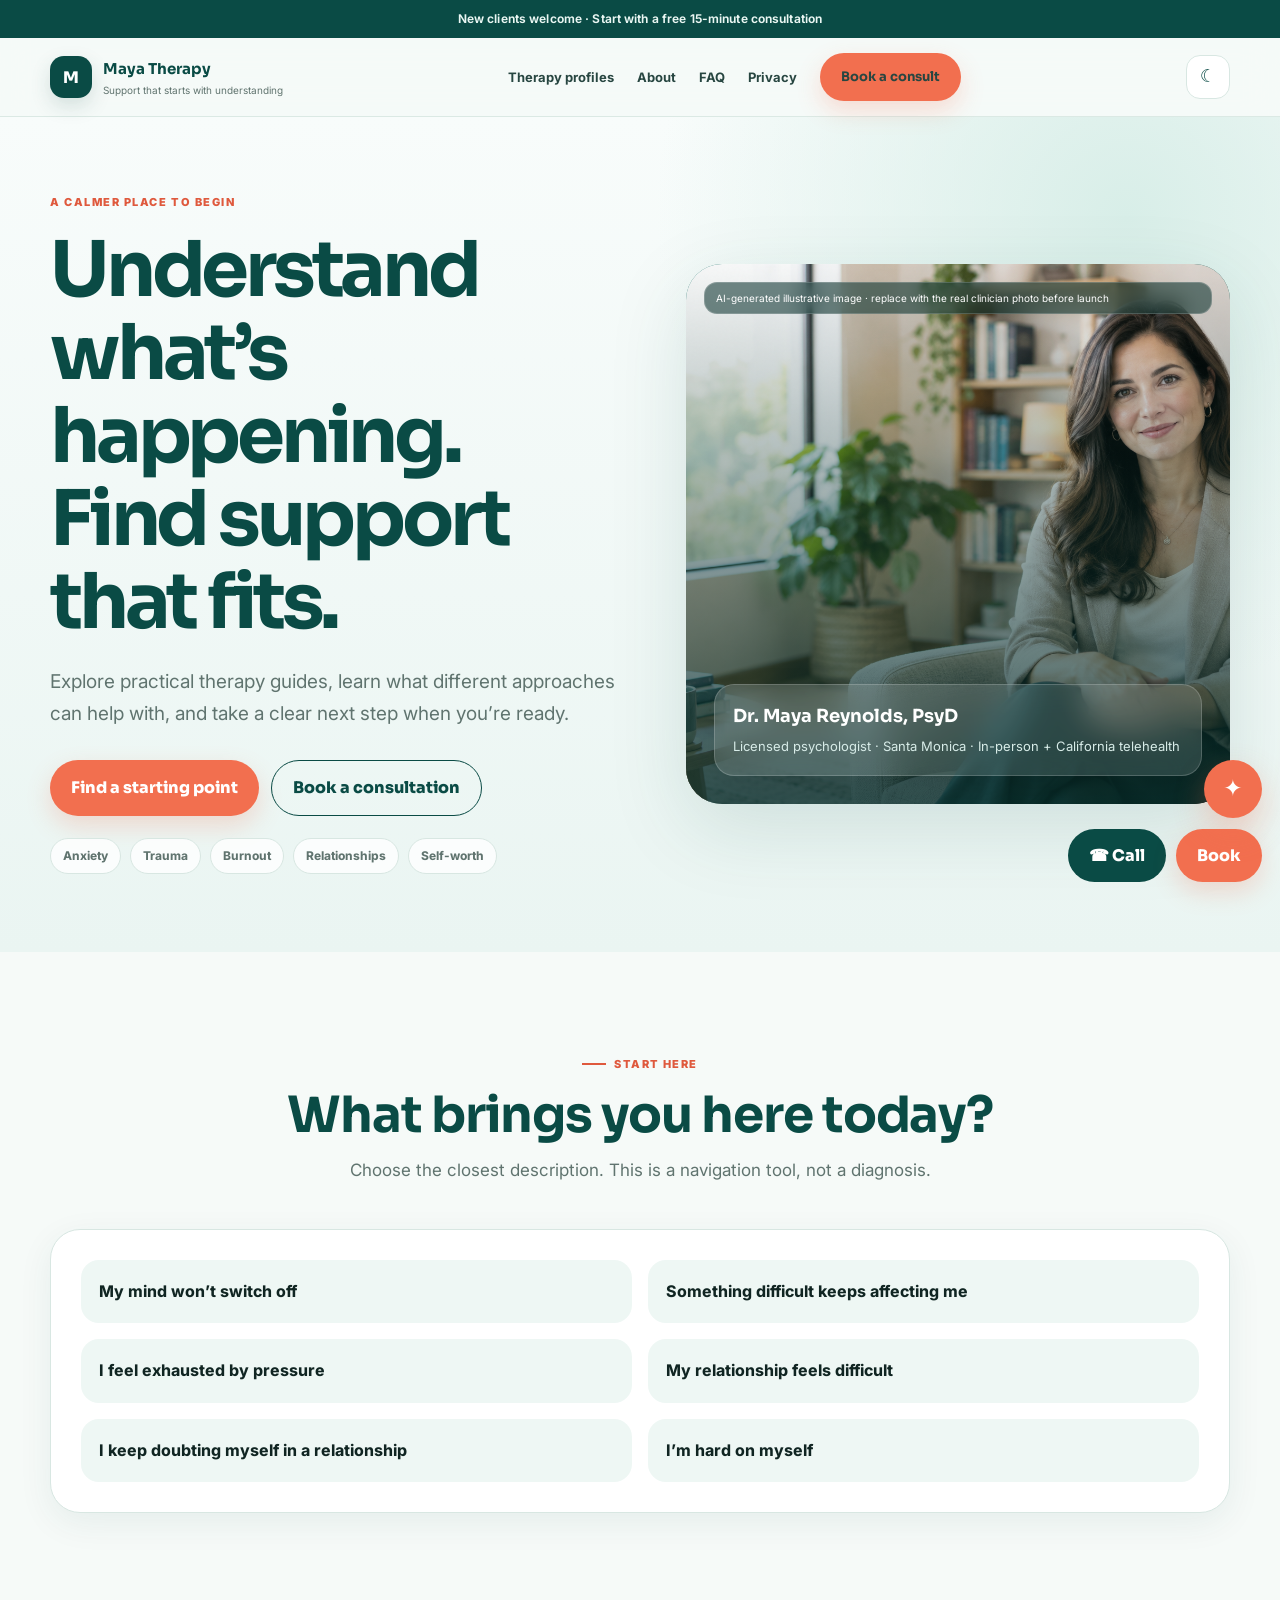
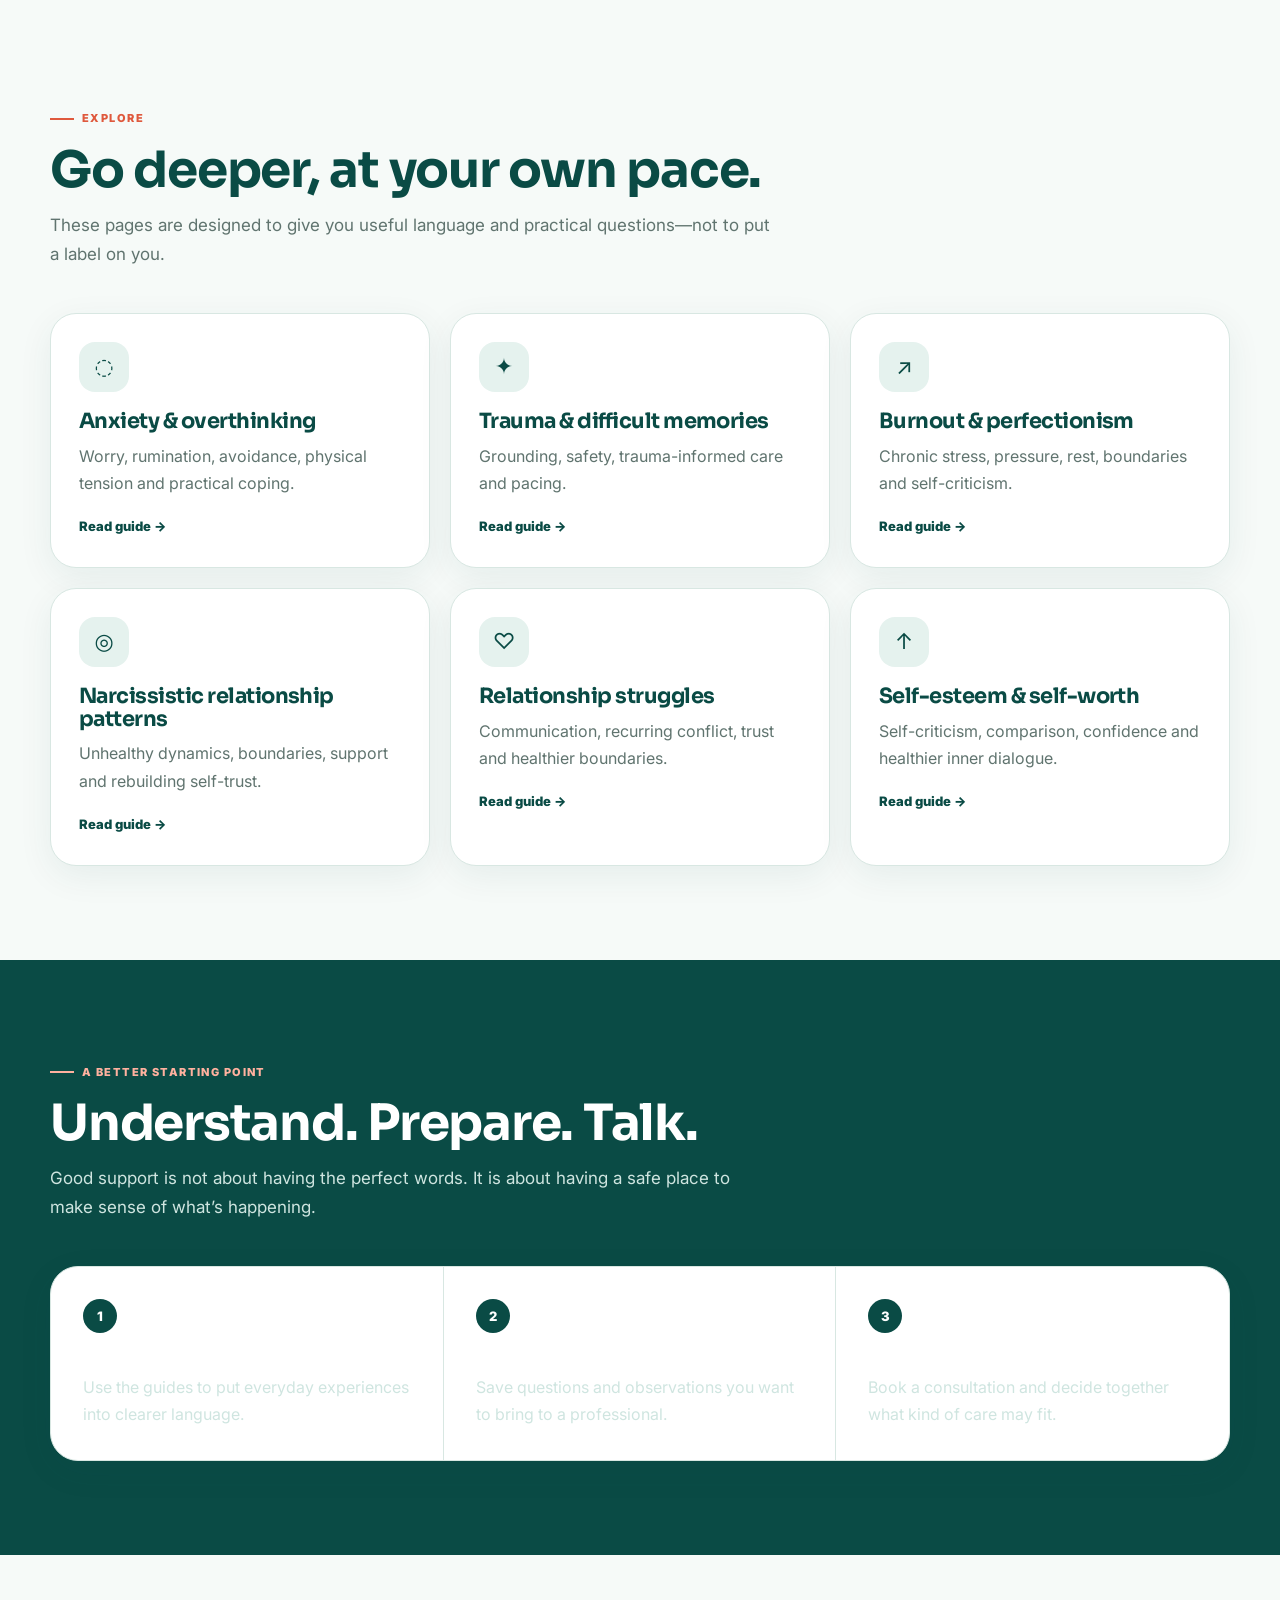
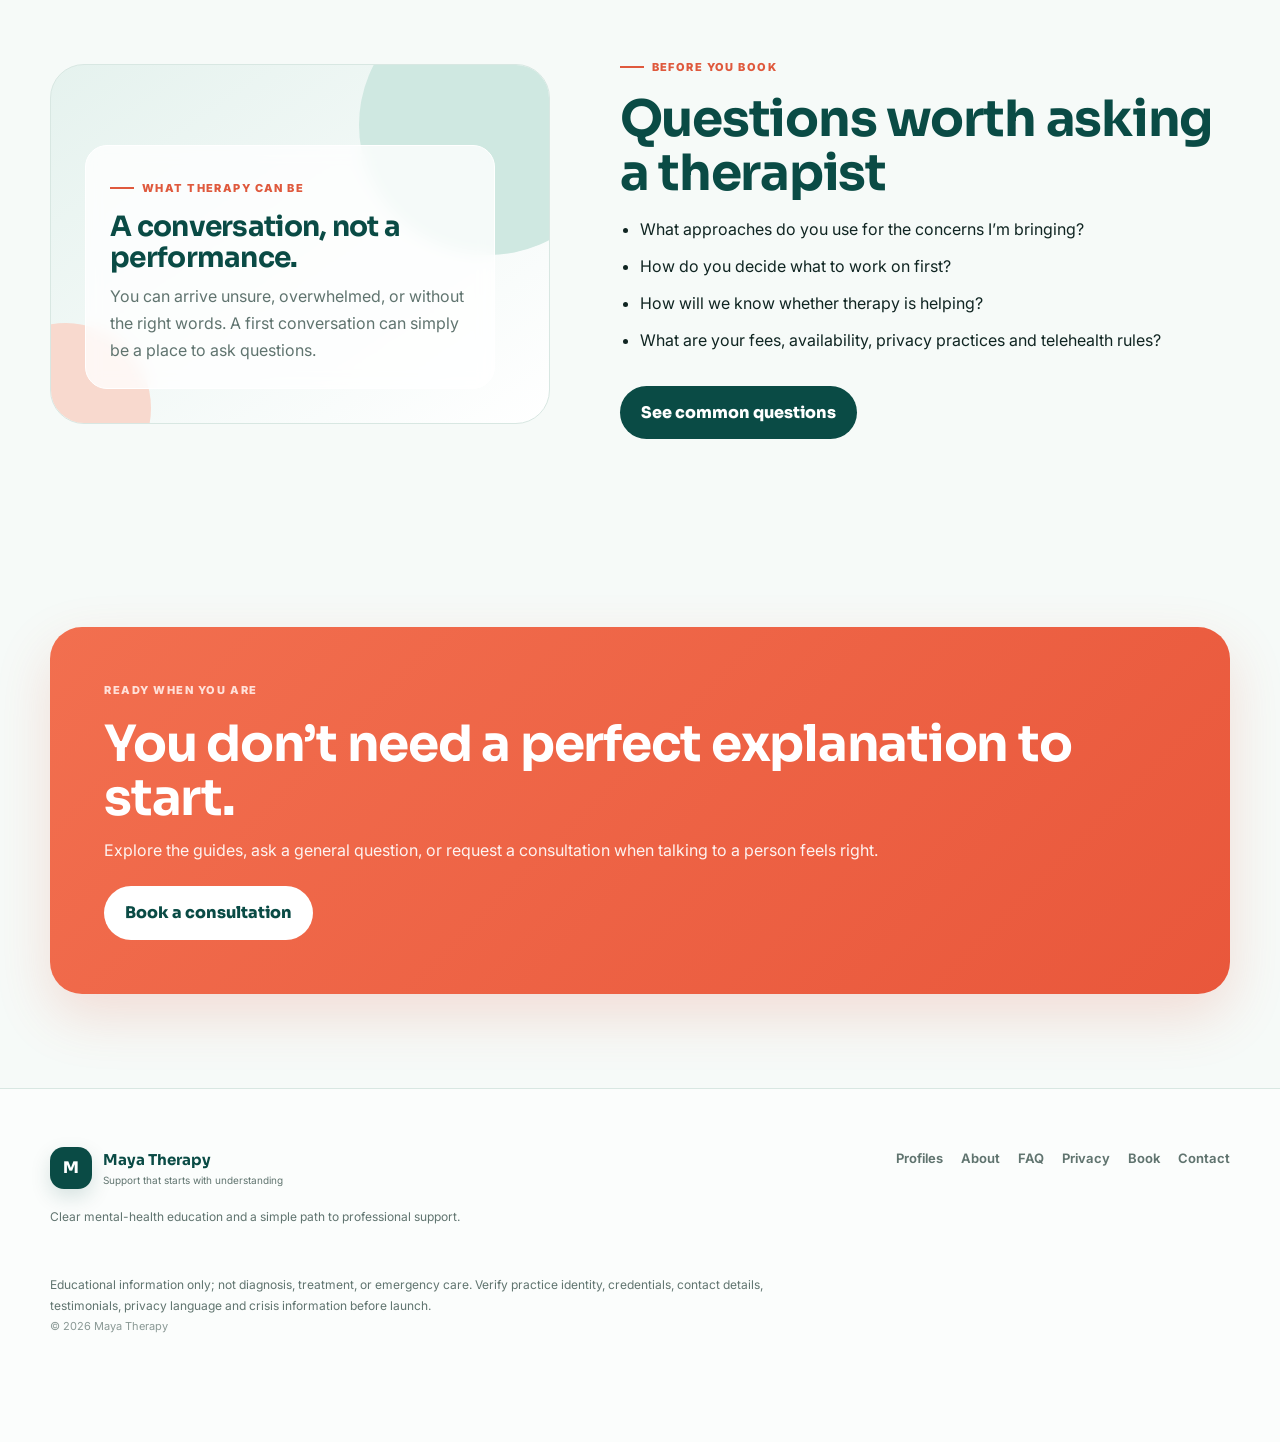
<file: index.html>
<!doctype html><html lang="en"><head><meta charset="utf-8"><meta name="viewport" content="width=device-width,initial-scale=1">
<title>Maya Therapy — Modern Therapy & Mental Health Support</title><meta name="description" content="Explore practical therapy guides for anxiety, trauma, burnout, relationships and self-worth, then take a clear next step toward professional support."><meta name="robots" content="index,follow"><meta name="theme-color" content="#0b4a45">
<link rel="canonical" href="https://YOUR-DOMAIN.com/"><meta property="og:type" content="website"><meta property="og:title" content="Maya Therapy — Modern Therapy & Mental Health Support"><meta property="og:description" content="Explore practical therapy guides for anxiety, trauma, burnout, relationships and self-worth, then take a clear next step toward professional support."><meta property="og:url" content="https://YOUR-DOMAIN.com/"><meta property="og:image" content="https://YOUR-DOMAIN.com/assets/therapist-ai.png">
<link rel="preconnect" href="https://fonts.googleapis.com"><link href="https://fonts.googleapis.com/css2?family=Inter:wght@400;500;600;700;800&family=Sora:wght@600;700;800&display=swap" rel="stylesheet"><link rel="stylesheet" href="/assets/styles.css"></head><body>
<a class="skip" href="#main">Skip to content</a><div class="topbar">New clients welcome · Start with a free 15-minute consultation</div>
<header><div class="wrap nav"><a class="brand" href="/"><span class="mark">M</span><span><strong>Maya Therapy</strong><small>Support that starts with understanding</small></span></a>
<nav class="links"><a href="/profiles.html" class="">Therapy profiles</a>
<a href="/about.html" class="">About</a>
<a href="/faq.html" class="">FAQ</a>
<a href="/privacy.html" class="">Privacy</a>
<a class="btn primary" href="/booking.html">Book a consult</a></nav><button class="theme-toggle" type="button" data-theme-toggle aria-label="Switch to dark mode" aria-pressed="false" title="Switch to dark mode"><span class="theme-icon" aria-hidden="true">☾</span></button><button class="menu" aria-label="Open navigation">☰</button></div></header>
<main id="main"><section class="hero"><div class="wrap hero-grid"><div class="reveal"><div class="eyebrow">A calmer place to begin</div><h1>Understand what’s happening. Find support that fits.</h1><p class="lead">Explore practical therapy guides, learn what different approaches can help with, and take a clear next step when you’re ready.</p><div class="actions"><a class="btn primary" href="#finder">Find a starting point</a><a class="btn ghost" href="/booking.html">Book a consultation</a></div><div class="trust"><span class="pill">Anxiety</span><span class="pill">Trauma</span><span class="pill">Burnout</span><span class="pill">Relationships</span><span class="pill">Self-worth</span></div></div><div class="hero-card reveal"><img class="hero-photo" src="/assets/therapist-ai.png" alt="AI-generated illustrative therapist portrait in a calm counseling office"><div class="ai-photo-label">AI-generated illustrative image · replace with the real clinician photo before launch</div><div class="profile-float"><strong>Dr. Maya Reynolds, PsyD</strong><span>Licensed psychologist · Santa Monica · In-person + California telehealth</span></div></div></div></section>
<section id="finder"><div class="wrap"><div class="section-head center"><div class="section-kicker">Start here</div><h2>What brings you here today?</h2><p>Choose the closest description. This is a navigation tool, not a diagnosis.</p></div>
<div class="finder reveal"><div class="finder-grid">
<button data-finder="Anxiety & overthinking|Explore worry, rumination, avoidance, tension and practical coping ideas.|/profiles/anxiety.html">My mind won’t switch off</button>
<button data-finder="Trauma & difficult memories|Learn about grounding, pacing, safety and trauma-informed therapy.|/profiles/trauma.html">Something difficult keeps affecting me</button>
<button data-finder="Burnout & perfectionism|Explore chronic pressure, exhaustion, boundaries and self-criticism.|/profiles/burnout.html">I feel exhausted by pressure</button>
<button data-finder="Relationship struggles|Explore communication, recurring conflict, trust and boundaries.|/profiles/relationships.html">My relationship feels difficult</button>
<button data-finder="Narcissistic relationship patterns|Focus on observable behavior, boundaries and rebuilding self-trust without diagnosing another person.|/profiles/narcissistic-abuse.html">I keep doubting myself in a relationship</button>
<button data-finder="Self-esteem & self-worth|Explore self-criticism, comparison, shame and a more balanced inner dialogue.|/profiles/self-esteem.html">I’m hard on myself</button>
</div><div class="finder-result"></div></div></div></section>
<section><div class="wrap"><div class="section-head"><div class="section-kicker">Explore</div><h2>Go deeper, at your own pace.</h2><p>These pages are designed to give you useful language and practical questions—not to put a label on you.</p></div><div class="grid-3">
<a class="card card-link reveal" href="/profiles/anxiety.html"><div class="icon">◌</div><h3>Anxiety & overthinking</h3><p>Worry, rumination, avoidance, physical tension and practical coping.</p><span class="arrow">Read guide →</span></a>
<a class="card card-link reveal" href="/profiles/trauma.html"><div class="icon">✦</div><h3>Trauma & difficult memories</h3><p>Grounding, safety, trauma-informed care and pacing.</p><span class="arrow">Read guide →</span></a>
<a class="card card-link reveal" href="/profiles/burnout.html"><div class="icon">↗</div><h3>Burnout & perfectionism</h3><p>Chronic stress, pressure, rest, boundaries and self-criticism.</p><span class="arrow">Read guide →</span></a>
<a class="card card-link reveal" href="/profiles/narcissistic-abuse.html"><div class="icon">◎</div><h3>Narcissistic relationship patterns</h3><p>Unhealthy dynamics, boundaries, support and rebuilding self-trust.</p><span class="arrow">Read guide →</span></a>
<a class="card card-link reveal" href="/profiles/relationships.html"><div class="icon">♡</div><h3>Relationship struggles</h3><p>Communication, recurring conflict, trust and healthier boundaries.</p><span class="arrow">Read guide →</span></a>
<a class="card card-link reveal" href="/profiles/self-esteem.html"><div class="icon">↑</div><h3>Self-esteem & self-worth</h3><p>Self-criticism, comparison, confidence and healthier inner dialogue.</p><span class="arrow">Read guide →</span></a>
</div></div></section>
<section class="band"><div class="wrap"><div class="section-head"><div class="section-kicker" style="color:#ffb19f">A better starting point</div><h2>Understand. Prepare. Talk.</h2><p>Good support is not about having the perfect words. It is about having a safe place to make sense of what’s happening.</p></div><div class="process"><div class="step"><div class="step-num">1</div><h3>Understand</h3><p>Use the guides to put everyday experiences into clearer language.</p></div><div class="step"><div class="step-num">2</div><h3>Prepare</h3><p>Save questions and observations you want to bring to a professional.</p></div><div class="step"><div class="step-num">3</div><h3>Talk</h3><p>Book a consultation and decide together what kind of care may fit.</p></div></div></div></section>
<section><div class="wrap split"><div class="visual-card reveal"><div style="position:relative;z-index:2;background:rgba(255,255,255,.78);backdrop-filter:blur(8px);border:1px solid #fff;border-radius:22px;padding:24px;max-width:410px"><div class="section-kicker">What therapy can be</div><h3 style="font-size:28px">A conversation, not a performance.</h3><p style="margin-top:10px;color:var(--muted)">You can arrive unsure, overwhelmed, or without the right words. A first conversation can simply be a place to ask questions.</p></div></div><div><div class="section-kicker">Before you book</div><h2>Questions worth asking a therapist</h2><ul class="checklist"><li>What approaches do you use for the concerns I’m bringing?</li><li>How do you decide what to work on first?</li><li>How will we know whether therapy is helping?</li><li>What are your fees, availability, privacy practices and telehealth rules?</li></ul><a class="btn dark" style="margin-top:16px" href="/faq.html">See common questions</a></div></div></section>
<section><div class="wrap"><div class="cta"><div class="eyebrow" style="color:#ffe0d8">Ready when you are</div><h2>You don’t need a perfect explanation to start.</h2><p>Explore the guides, ask a general question, or request a consultation when talking to a person feels right.</p><a class="btn" href="/booking.html">Book a consultation</a></div></div></section></main>
<button class="ai-launch">✦</button><div class="ai-panel" aria-label="AI Support Guide"><div class="ai-head"><div><strong>AI Support Guide</strong><div style="font-size:11px;opacity:.8">Educational conversation</div></div><button class="ai-close" aria-label="Close AI Support Guide">×</button></div>
<div class="ai-messages"><div class="msg bot">Hi. I can explain the therapy guides, help you prepare for a first appointment, or answer general questions. I’m not a therapist, diagnosis service, or crisis service.</div></div>
<div class="ai-prompts"><button data-prompt="How do I prepare for a first therapy appointment?">First appointment</button><button data-prompt="What is the difference between anxiety and everyday stress?">Anxiety vs stress</button><button data-prompt="How can I set healthier boundaries?">Boundaries</button></div>
<div class="ai-input"><input aria-label="Ask the AI Support Guide" placeholder="Ask a general question…"><button>Send</button></div><div class="ai-note">Educational support only · Not diagnosis or emergency care</div></div>
<div class="sticky"><a class="btn call" href="tel:+13105550148">☎ Call</a><a class="btn primary" href="/booking.html">Book</a></div>
<footer><div class="wrap foot"><div><a class="brand" href="/"><span class="mark">M</span><span><strong>Maya Therapy</strong><small>Support that starts with understanding</small></span></a><p>Clear mental-health education and a simple path to professional support.</p></div>
<div class="footlinks"><a href="/profiles.html">Profiles</a><a href="/about.html">About</a><a href="/faq.html">FAQ</a><a href="/privacy.html">Privacy</a><a href="/booking.html">Book</a><a href="/contact.html">Contact</a></div>
<p>Educational information only; not diagnosis, treatment, or emergency care. Verify practice identity, credentials, contact details, testimonials, privacy language and crisis information before launch.<br><span class="footer-meta">© <span data-year></span> Maya Therapy</span></p></div></footer><script src="/assets/app.js"></script></body></html>
</file>
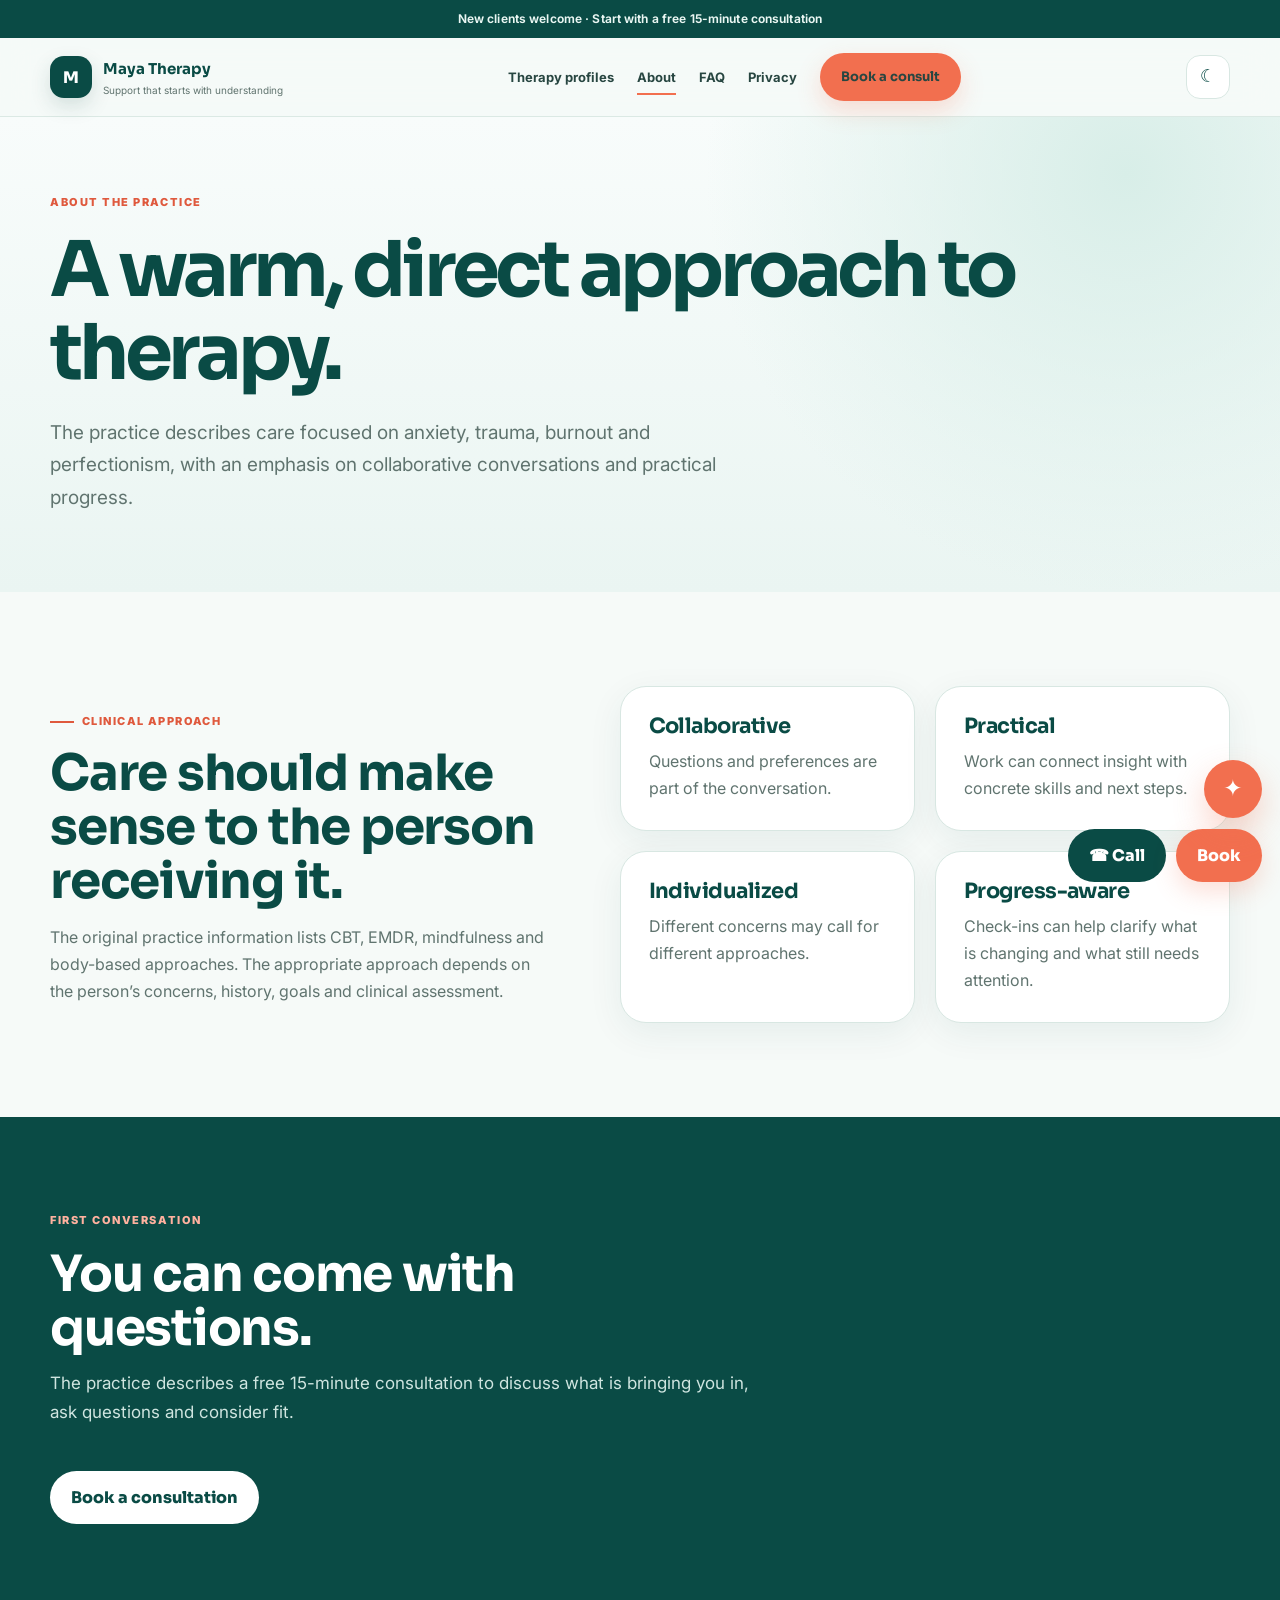
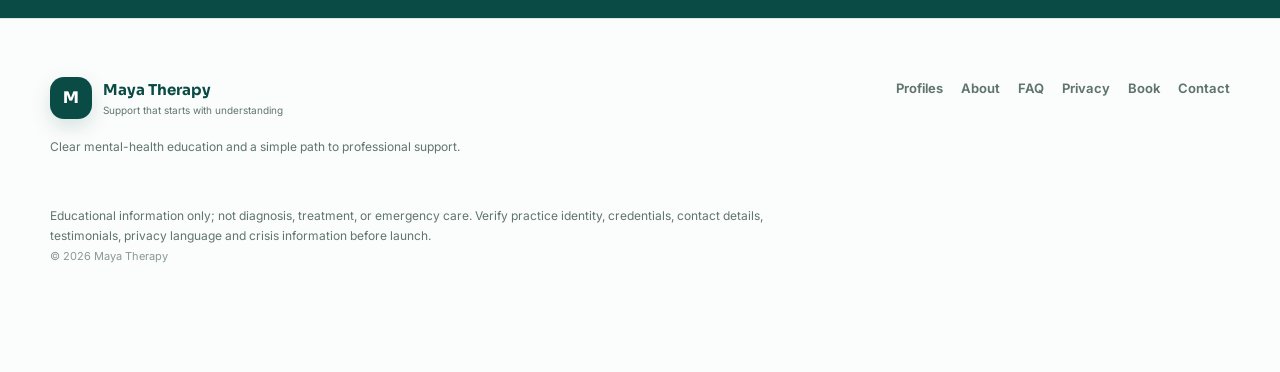
<file: about.html>
<!doctype html><html lang="en"><head><meta charset="utf-8"><meta name="viewport" content="width=device-width,initial-scale=1">
<title>About Maya Therapy</title><meta name="description" content="Learn about Maya Therapy’s collaborative approach, therapy methods, and what to expect from an initial consultation."><meta name="robots" content="index,follow"><meta name="theme-color" content="#0b4a45">
<link rel="canonical" href="https://YOUR-DOMAIN.com/about.html"><meta property="og:type" content="website"><meta property="og:title" content="About Maya Therapy"><meta property="og:description" content="Learn about Maya Therapy’s collaborative approach, therapy methods, and what to expect from an initial consultation."><meta property="og:url" content="https://YOUR-DOMAIN.com/about.html"><meta property="og:image" content="https://YOUR-DOMAIN.com/assets/therapist-ai.png">
<link rel="preconnect" href="https://fonts.googleapis.com"><link href="https://fonts.googleapis.com/css2?family=Inter:wght@400;500;600;700;800&family=Sora:wght@600;700;800&display=swap" rel="stylesheet"><link rel="stylesheet" href="/assets/styles.css"></head><body>
<a class="skip" href="#main">Skip to content</a><div class="topbar">New clients welcome · Start with a free 15-minute consultation</div>
<header><div class="wrap nav"><a class="brand" href="/"><span class="mark">M</span><span><strong>Maya Therapy</strong><small>Support that starts with understanding</small></span></a>
<nav class="links"><a href="/profiles.html" class="">Therapy profiles</a>
<a href="/about.html" class="active">About</a>
<a href="/faq.html" class="">FAQ</a>
<a href="/privacy.html" class="">Privacy</a>
<a class="btn primary" href="/booking.html">Book a consult</a></nav><button class="theme-toggle" type="button" data-theme-toggle aria-label="Switch to dark mode" aria-pressed="false" title="Switch to dark mode"><span class="theme-icon" aria-hidden="true">☾</span></button><button class="menu" aria-label="Open navigation">☰</button></div></header>
<main id="main"><section class="hero"><div class="wrap"><div class="eyebrow">About the practice</div><h1>A warm, direct approach to therapy.</h1><p class="lead">The practice describes care focused on anxiety, trauma, burnout and perfectionism, with an emphasis on collaborative conversations and practical progress.</p></div></section>
<section><div class="wrap split"><div><div class="section-kicker">Clinical approach</div><h2>Care should make sense to the person receiving it.</h2><p style="color:var(--muted);margin-top:16px">The original practice information lists CBT, EMDR, mindfulness and body-based approaches. The appropriate approach depends on the person’s concerns, history, goals and clinical assessment.</p></div><div class="grid-2"><div class="card"><h3>Collaborative</h3><p>Questions and preferences are part of the conversation.</p></div><div class="card"><h3>Practical</h3><p>Work can connect insight with concrete skills and next steps.</p></div><div class="card"><h3>Individualized</h3><p>Different concerns may call for different approaches.</p></div><div class="card"><h3>Progress-aware</h3><p>Check-ins can help clarify what is changing and what still needs attention.</p></div></div></div></section>
<section class="band"><div class="wrap"><div class="section-head"><div class="eyebrow" style="color:#ffb19f">First conversation</div><h2>You can come with questions.</h2><p>The practice describes a free 15-minute consultation to discuss what is bringing you in, ask questions and consider fit.</p></div><a class="btn" style="background:#fff;color:var(--teal)" href="/booking.html">Book a consultation</a></div></section></main>
<button class="ai-launch">✦</button><div class="ai-panel" aria-label="AI Support Guide"><div class="ai-head"><div><strong>AI Support Guide</strong><div style="font-size:11px;opacity:.8">Educational conversation</div></div><button class="ai-close" aria-label="Close AI Support Guide">×</button></div>
<div class="ai-messages"><div class="msg bot">Hi. I can explain the therapy guides, help you prepare for a first appointment, or answer general questions. I’m not a therapist, diagnosis service, or crisis service.</div></div>
<div class="ai-prompts"><button data-prompt="How do I prepare for a first therapy appointment?">First appointment</button><button data-prompt="What is the difference between anxiety and everyday stress?">Anxiety vs stress</button><button data-prompt="How can I set healthier boundaries?">Boundaries</button></div>
<div class="ai-input"><input aria-label="Ask the AI Support Guide" placeholder="Ask a general question…"><button>Send</button></div><div class="ai-note">Educational support only · Not diagnosis or emergency care</div></div>
<div class="sticky"><a class="btn call" href="tel:+13105550148">☎ Call</a><a class="btn primary" href="/booking.html">Book</a></div>
<footer><div class="wrap foot"><div><a class="brand" href="/"><span class="mark">M</span><span><strong>Maya Therapy</strong><small>Support that starts with understanding</small></span></a><p>Clear mental-health education and a simple path to professional support.</p></div>
<div class="footlinks"><a href="/profiles.html">Profiles</a><a href="/about.html">About</a><a href="/faq.html">FAQ</a><a href="/privacy.html">Privacy</a><a href="/booking.html">Book</a><a href="/contact.html">Contact</a></div>
<p>Educational information only; not diagnosis, treatment, or emergency care. Verify practice identity, credentials, contact details, testimonials, privacy language and crisis information before launch.<br><span class="footer-meta">© <span data-year></span> Maya Therapy</span></p></div></footer><script src="/assets/app.js"></script></body></html>
</file>
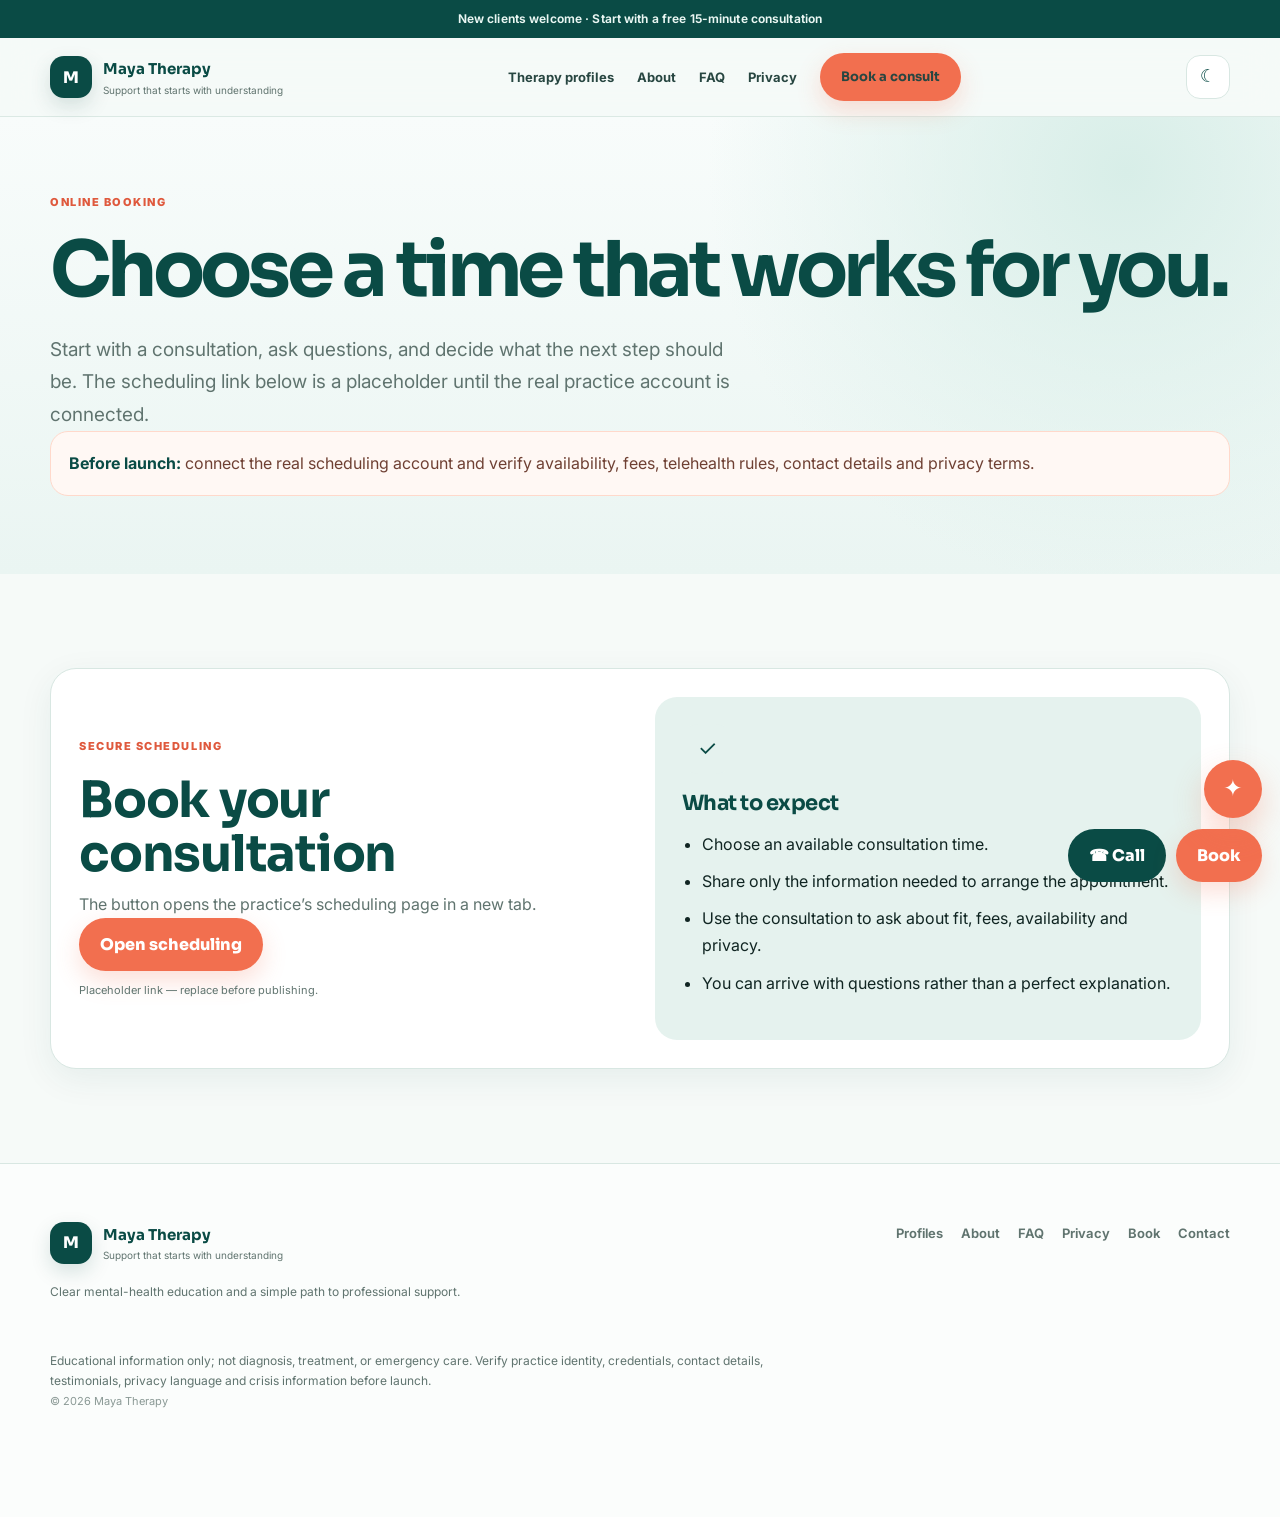
<file: booking.html>
<!doctype html><html lang="en"><head><meta charset="utf-8"><meta name="viewport" content="width=device-width,initial-scale=1">
<title>Book a Consultation — Maya Therapy</title><meta name="description" content="Book an initial consultation with Maya Therapy and learn what to expect before starting ongoing therapy."><meta name="robots" content="index,follow"><meta name="theme-color" content="#0b4a45">
<link rel="canonical" href="https://YOUR-DOMAIN.com/booking.html"><meta property="og:type" content="website"><meta property="og:title" content="Book a Consultation — Maya Therapy"><meta property="og:description" content="Book an initial consultation with Maya Therapy and learn what to expect before starting ongoing therapy."><meta property="og:url" content="https://YOUR-DOMAIN.com/booking.html"><meta property="og:image" content="https://YOUR-DOMAIN.com/assets/therapist-ai.png">
<link rel="preconnect" href="https://fonts.googleapis.com"><link href="https://fonts.googleapis.com/css2?family=Inter:wght@400;500;600;700;800&family=Sora:wght@600;700;800&display=swap" rel="stylesheet"><link rel="stylesheet" href="/assets/styles.css"></head><body>
<a class="skip" href="#main">Skip to content</a><div class="topbar">New clients welcome · Start with a free 15-minute consultation</div>
<header><div class="wrap nav"><a class="brand" href="/"><span class="mark">M</span><span><strong>Maya Therapy</strong><small>Support that starts with understanding</small></span></a>
<nav class="links"><a href="/profiles.html" class="">Therapy profiles</a>
<a href="/about.html" class="">About</a>
<a href="/faq.html" class="">FAQ</a>
<a href="/privacy.html" class="">Privacy</a>
<a class="btn primary" href="/booking.html">Book a consult</a></nav><button class="theme-toggle" type="button" data-theme-toggle aria-label="Switch to dark mode" aria-pressed="false" title="Switch to dark mode"><span class="theme-icon" aria-hidden="true">☾</span></button><button class="menu" aria-label="Open navigation">☰</button></div></header>
<main id="main"><section class="hero"><div class="wrap"><div class="eyebrow">Online booking</div><h1>Choose a time that works for you.</h1><p class="lead">Start with a consultation, ask questions, and decide what the next step should be. The scheduling link below is a placeholder until the real practice account is connected.</p><div class="notice"><strong>Before launch:</strong> connect the real scheduling account and verify availability, fees, telehealth rules, contact details and privacy terms.</div></div></section>
<section><div class="wrap"><div class="booking-card card"><div><div class="eyebrow">Secure scheduling</div><h2>Book your consultation</h2><p class="muted">The button opens the practice’s scheduling page in a new tab.</p><a id="booking-link" class="btn primary" target="_blank" rel="noopener" href="https://cal.com/your-practice/consultation">Open scheduling</a><p class="footer-meta">Placeholder link — replace before publishing.</p></div><div class="booking-placeholder"><div class="icon">✓</div><h3>What to expect</h3><ul class="checklist"><li>Choose an available consultation time.</li><li>Share only the information needed to arrange the appointment.</li><li>Use the consultation to ask about fit, fees, availability and privacy.</li><li>You can arrive with questions rather than a perfect explanation.</li></ul></div></div></div></section></main>
<button class="ai-launch">✦</button><div class="ai-panel" aria-label="AI Support Guide"><div class="ai-head"><div><strong>AI Support Guide</strong><div style="font-size:11px;opacity:.8">Educational conversation</div></div><button class="ai-close" aria-label="Close AI Support Guide">×</button></div>
<div class="ai-messages"><div class="msg bot">Hi. I can explain the therapy guides, help you prepare for a first appointment, or answer general questions. I’m not a therapist, diagnosis service, or crisis service.</div></div>
<div class="ai-prompts"><button data-prompt="How do I prepare for a first therapy appointment?">First appointment</button><button data-prompt="What is the difference between anxiety and everyday stress?">Anxiety vs stress</button><button data-prompt="How can I set healthier boundaries?">Boundaries</button></div>
<div class="ai-input"><input aria-label="Ask the AI Support Guide" placeholder="Ask a general question…"><button>Send</button></div><div class="ai-note">Educational support only · Not diagnosis or emergency care</div></div>
<div class="sticky"><a class="btn call" href="tel:+13105550148">☎ Call</a><a class="btn primary" href="/booking.html">Book</a></div>
<footer><div class="wrap foot"><div><a class="brand" href="/"><span class="mark">M</span><span><strong>Maya Therapy</strong><small>Support that starts with understanding</small></span></a><p>Clear mental-health education and a simple path to professional support.</p></div>
<div class="footlinks"><a href="/profiles.html">Profiles</a><a href="/about.html">About</a><a href="/faq.html">FAQ</a><a href="/privacy.html">Privacy</a><a href="/booking.html">Book</a><a href="/contact.html">Contact</a></div>
<p>Educational information only; not diagnosis, treatment, or emergency care. Verify practice identity, credentials, contact details, testimonials, privacy language and crisis information before launch.<br><span class="footer-meta">© <span data-year></span> Maya Therapy</span></p></div></footer><script src="/assets/app.js"></script></body></html>
</file>
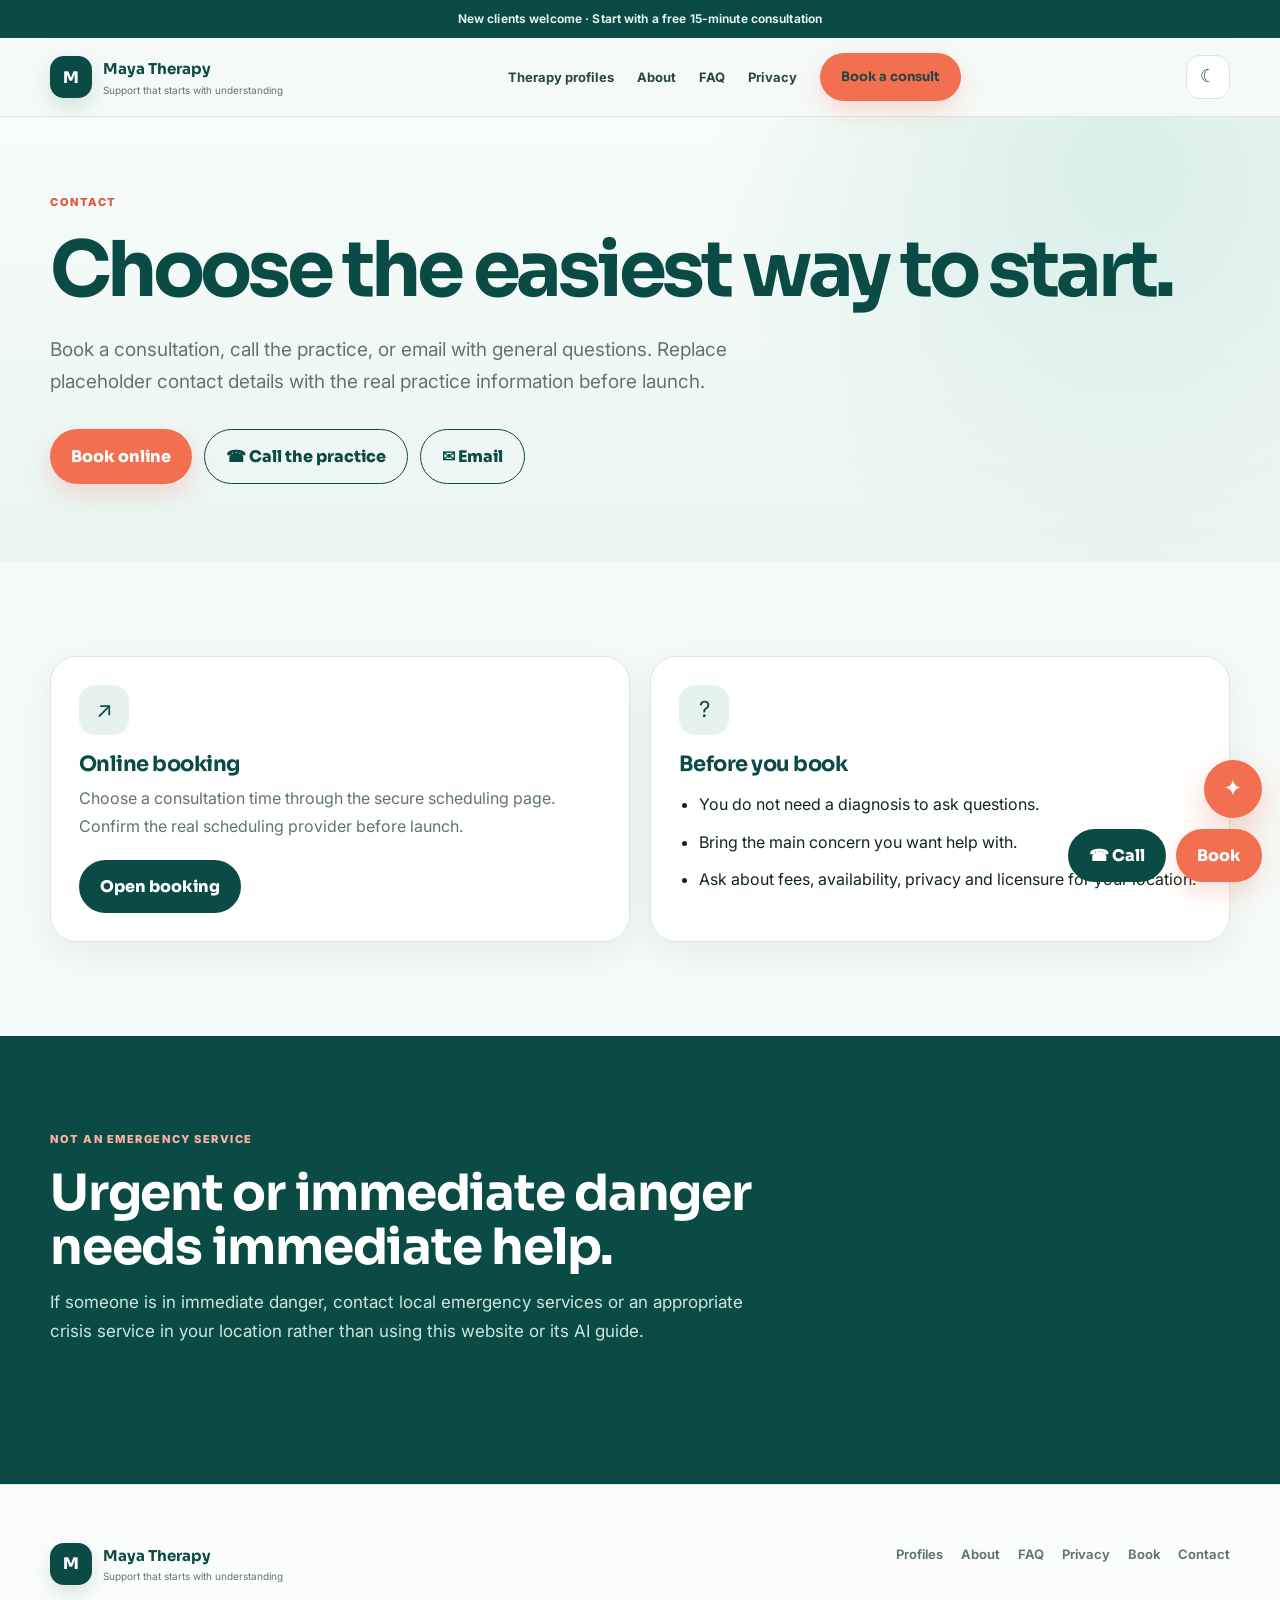
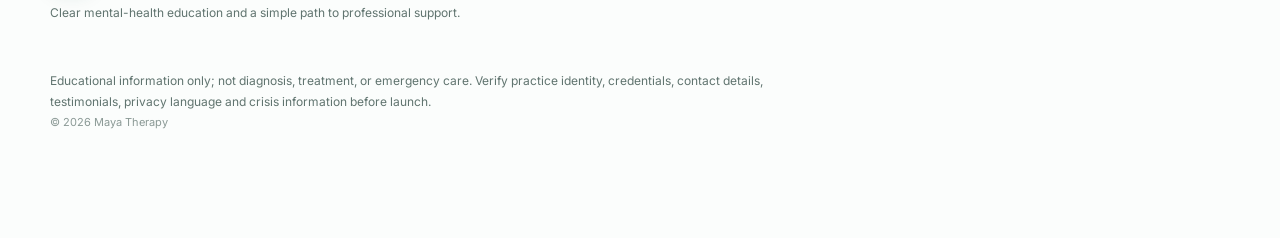
<file: contact.html>
<!doctype html><html lang="en"><head><meta charset="utf-8"><meta name="viewport" content="width=device-width,initial-scale=1">
<title>Contact — Maya Therapy</title><meta name="description" content="Contact Maya Therapy by phone, email, or online consultation booking. Verify practice contact details before launch."><meta name="robots" content="index,follow"><meta name="theme-color" content="#0b4a45">
<link rel="canonical" href="https://YOUR-DOMAIN.com/contact.html"><meta property="og:type" content="website"><meta property="og:title" content="Contact — Maya Therapy"><meta property="og:description" content="Contact Maya Therapy by phone, email, or online consultation booking. Verify practice contact details before launch."><meta property="og:url" content="https://YOUR-DOMAIN.com/contact.html"><meta property="og:image" content="https://YOUR-DOMAIN.com/assets/therapist-ai.png">
<link rel="preconnect" href="https://fonts.googleapis.com"><link href="https://fonts.googleapis.com/css2?family=Inter:wght@400;500;600;700;800&family=Sora:wght@600;700;800&display=swap" rel="stylesheet"><link rel="stylesheet" href="/assets/styles.css"></head><body>
<a class="skip" href="#main">Skip to content</a><div class="topbar">New clients welcome · Start with a free 15-minute consultation</div>
<header><div class="wrap nav"><a class="brand" href="/"><span class="mark">M</span><span><strong>Maya Therapy</strong><small>Support that starts with understanding</small></span></a>
<nav class="links"><a href="/profiles.html" class="">Therapy profiles</a>
<a href="/about.html" class="">About</a>
<a href="/faq.html" class="">FAQ</a>
<a href="/privacy.html" class="">Privacy</a>
<a class="btn primary" href="/booking.html">Book a consult</a></nav><button class="theme-toggle" type="button" data-theme-toggle aria-label="Switch to dark mode" aria-pressed="false" title="Switch to dark mode"><span class="theme-icon" aria-hidden="true">☾</span></button><button class="menu" aria-label="Open navigation">☰</button></div></header>
<main id="main"><section class="hero"><div class="wrap"><div class="eyebrow">Contact</div><h1>Choose the easiest way to start.</h1><p class="lead">Book a consultation, call the practice, or email with general questions. Replace placeholder contact details with the real practice information before launch.</p><div class="actions"><a class="btn primary" href="/booking.html">Book online</a><a class="btn ghost" href="tel:+13105550148">☎ Call the practice</a><a class="btn ghost" href="mailto:hello@mayareynoldstherapy.com">✉ Email</a></div></div></section>
<section><div class="wrap grid-2"><div class="card"><div class="icon">↗</div><h3>Online booking</h3><p>Choose a consultation time through the secure scheduling page. Confirm the real scheduling provider before launch.</p><a class="btn dark" style="margin-top:20px" href="/booking.html">Open booking</a></div><div class="card"><div class="icon">?</div><h3>Before you book</h3><ul class="checklist"><li>You do not need a diagnosis to ask questions.</li><li>Bring the main concern you want help with.</li><li>Ask about fees, availability, privacy and licensure for your location.</li></ul></div></div></section>
<section class="band"><div class="wrap"><div class="section-head"><div class="eyebrow" style="color:#ffb19f">Not an emergency service</div><h2>Urgent or immediate danger needs immediate help.</h2><p>If someone is in immediate danger, contact local emergency services or an appropriate crisis service in your location rather than using this website or its AI guide.</p></div></div></section></main>
<button class="ai-launch">✦</button><div class="ai-panel" aria-label="AI Support Guide"><div class="ai-head"><div><strong>AI Support Guide</strong><div style="font-size:11px;opacity:.8">Educational conversation</div></div><button class="ai-close" aria-label="Close AI Support Guide">×</button></div>
<div class="ai-messages"><div class="msg bot">Hi. I can explain the therapy guides, help you prepare for a first appointment, or answer general questions. I’m not a therapist, diagnosis service, or crisis service.</div></div>
<div class="ai-prompts"><button data-prompt="How do I prepare for a first therapy appointment?">First appointment</button><button data-prompt="What is the difference between anxiety and everyday stress?">Anxiety vs stress</button><button data-prompt="How can I set healthier boundaries?">Boundaries</button></div>
<div class="ai-input"><input aria-label="Ask the AI Support Guide" placeholder="Ask a general question…"><button>Send</button></div><div class="ai-note">Educational support only · Not diagnosis or emergency care</div></div>
<div class="sticky"><a class="btn call" href="tel:+13105550148">☎ Call</a><a class="btn primary" href="/booking.html">Book</a></div>
<footer><div class="wrap foot"><div><a class="brand" href="/"><span class="mark">M</span><span><strong>Maya Therapy</strong><small>Support that starts with understanding</small></span></a><p>Clear mental-health education and a simple path to professional support.</p></div>
<div class="footlinks"><a href="/profiles.html">Profiles</a><a href="/about.html">About</a><a href="/faq.html">FAQ</a><a href="/privacy.html">Privacy</a><a href="/booking.html">Book</a><a href="/contact.html">Contact</a></div>
<p>Educational information only; not diagnosis, treatment, or emergency care. Verify practice identity, credentials, contact details, testimonials, privacy language and crisis information before launch.<br><span class="footer-meta">© <span data-year></span> Maya Therapy</span></p></div></footer><script src="/assets/app.js"></script></body></html>
</file>
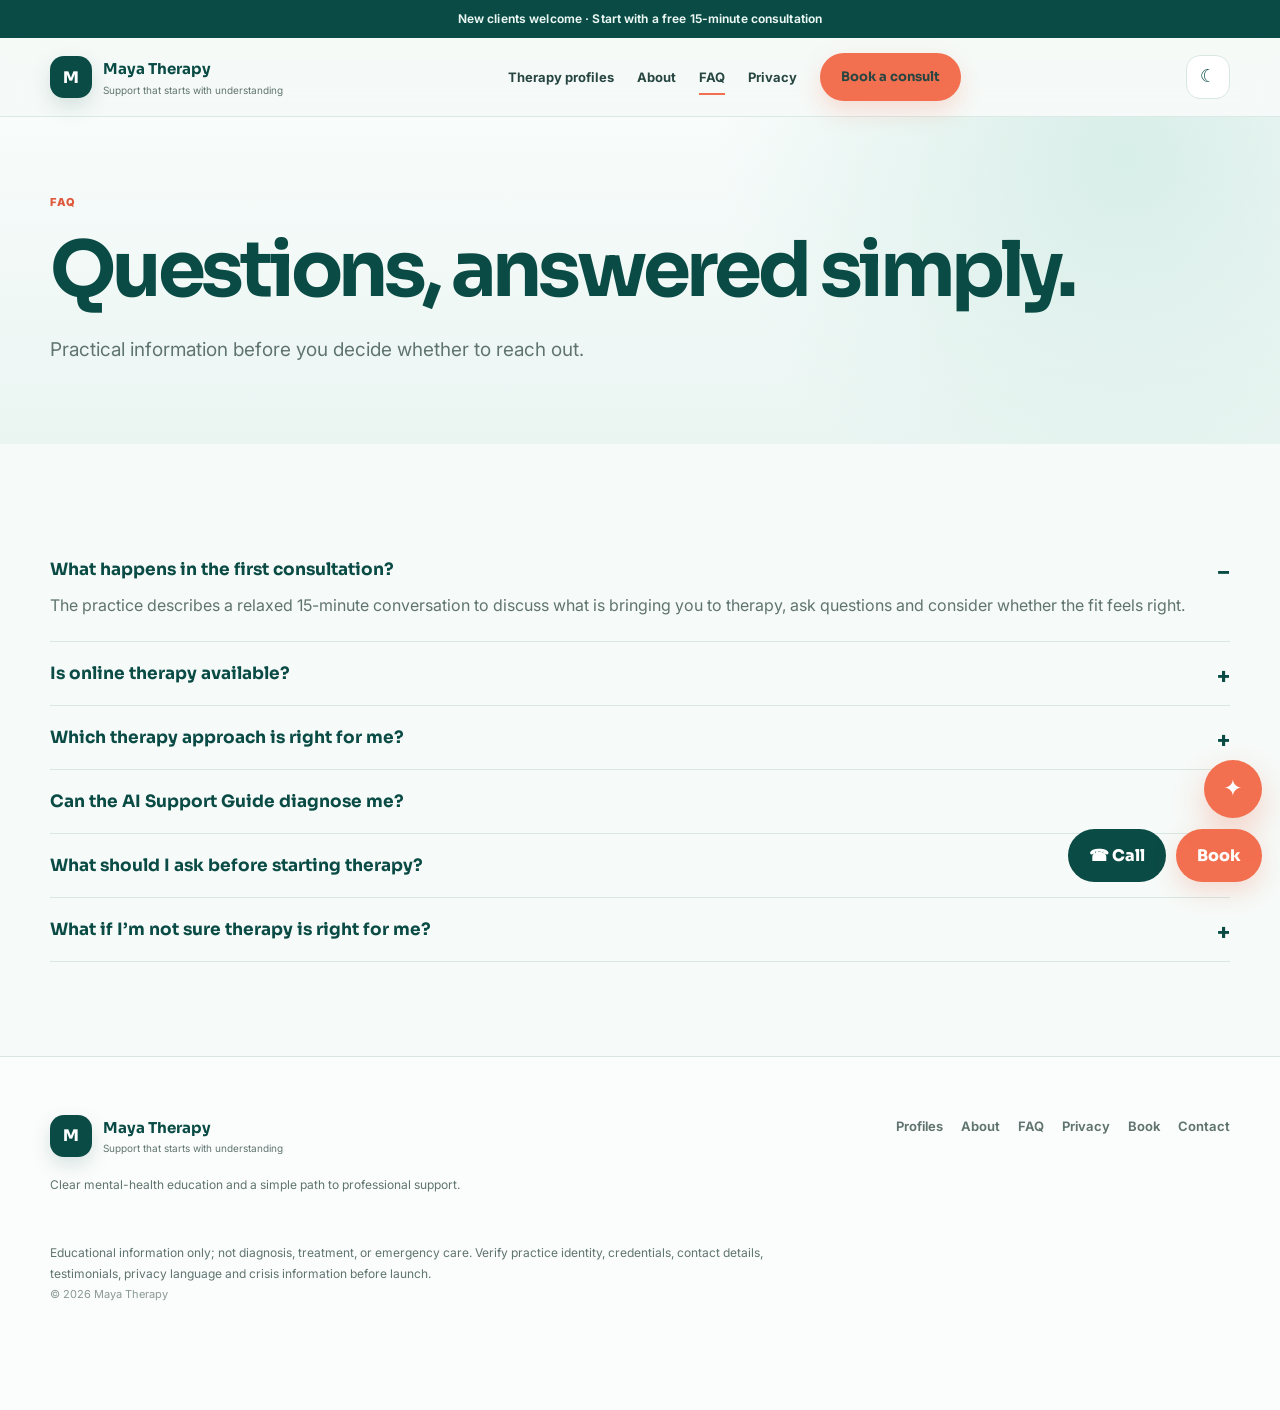
<file: faq.html>
<!doctype html><html lang="en"><head><meta charset="utf-8"><meta name="viewport" content="width=device-width,initial-scale=1">
<title>FAQ — Maya Therapy</title><meta name="description" content="Answers about consultations, telehealth, therapy approaches, the AI Support Guide, privacy and what to ask before starting therapy."><meta name="robots" content="index,follow"><meta name="theme-color" content="#0b4a45">
<link rel="canonical" href="https://YOUR-DOMAIN.com/faq.html"><meta property="og:type" content="website"><meta property="og:title" content="FAQ — Maya Therapy"><meta property="og:description" content="Answers about consultations, telehealth, therapy approaches, the AI Support Guide, privacy and what to ask before starting therapy."><meta property="og:url" content="https://YOUR-DOMAIN.com/faq.html"><meta property="og:image" content="https://YOUR-DOMAIN.com/assets/therapist-ai.png">
<link rel="preconnect" href="https://fonts.googleapis.com"><link href="https://fonts.googleapis.com/css2?family=Inter:wght@400;500;600;700;800&family=Sora:wght@600;700;800&display=swap" rel="stylesheet"><link rel="stylesheet" href="/assets/styles.css"></head><body>
<a class="skip" href="#main">Skip to content</a><div class="topbar">New clients welcome · Start with a free 15-minute consultation</div>
<header><div class="wrap nav"><a class="brand" href="/"><span class="mark">M</span><span><strong>Maya Therapy</strong><small>Support that starts with understanding</small></span></a>
<nav class="links"><a href="/profiles.html" class="">Therapy profiles</a>
<a href="/about.html" class="">About</a>
<a href="/faq.html" class="active">FAQ</a>
<a href="/privacy.html" class="">Privacy</a>
<a class="btn primary" href="/booking.html">Book a consult</a></nav><button class="theme-toggle" type="button" data-theme-toggle aria-label="Switch to dark mode" aria-pressed="false" title="Switch to dark mode"><span class="theme-icon" aria-hidden="true">☾</span></button><button class="menu" aria-label="Open navigation">☰</button></div></header>
<main id="main"><section class="hero"><div class="wrap"><div class="eyebrow">FAQ</div><h1>Questions, answered simply.</h1><p class="lead">Practical information before you decide whether to reach out.</p></div></section>
<section><div class="wrap faq"><details open><summary>What happens in the first consultation?</summary><p>The practice describes a relaxed 15-minute conversation to discuss what is bringing you to therapy, ask questions and consider whether the fit feels right.</p></details><details><summary>Is online therapy available?</summary><p>The practice information says telehealth is available across California. Confirm current licensure, location requirements and availability before booking.</p></details><details><summary>Which therapy approach is right for me?</summary><p>There is no single answer. A qualified clinician can consider your concerns, goals, history and preferences and discuss appropriate options.</p></details><details><summary>Can the AI Support Guide diagnose me?</summary><p>No. It is for general education and navigation only. Do not use it for diagnosis, emergencies or urgent clinical decisions.</p></details><details><summary>What should I ask before starting therapy?</summary><p>Ask about the clinician’s approach, experience with your concerns, fees, availability, privacy practices, telehealth rules and how progress will be reviewed.</p></details><details><summary>What if I’m not sure therapy is right for me?</summary><p>A consultation can be used to ask questions without committing to ongoing therapy. You can discuss what you hope would change and what kind of support you are looking for.</p></details></div></section></main>
<button class="ai-launch">✦</button><div class="ai-panel" aria-label="AI Support Guide"><div class="ai-head"><div><strong>AI Support Guide</strong><div style="font-size:11px;opacity:.8">Educational conversation</div></div><button class="ai-close" aria-label="Close AI Support Guide">×</button></div>
<div class="ai-messages"><div class="msg bot">Hi. I can explain the therapy guides, help you prepare for a first appointment, or answer general questions. I’m not a therapist, diagnosis service, or crisis service.</div></div>
<div class="ai-prompts"><button data-prompt="How do I prepare for a first therapy appointment?">First appointment</button><button data-prompt="What is the difference between anxiety and everyday stress?">Anxiety vs stress</button><button data-prompt="How can I set healthier boundaries?">Boundaries</button></div>
<div class="ai-input"><input aria-label="Ask the AI Support Guide" placeholder="Ask a general question…"><button>Send</button></div><div class="ai-note">Educational support only · Not diagnosis or emergency care</div></div>
<div class="sticky"><a class="btn call" href="tel:+13105550148">☎ Call</a><a class="btn primary" href="/booking.html">Book</a></div>
<footer><div class="wrap foot"><div><a class="brand" href="/"><span class="mark">M</span><span><strong>Maya Therapy</strong><small>Support that starts with understanding</small></span></a><p>Clear mental-health education and a simple path to professional support.</p></div>
<div class="footlinks"><a href="/profiles.html">Profiles</a><a href="/about.html">About</a><a href="/faq.html">FAQ</a><a href="/privacy.html">Privacy</a><a href="/booking.html">Book</a><a href="/contact.html">Contact</a></div>
<p>Educational information only; not diagnosis, treatment, or emergency care. Verify practice identity, credentials, contact details, testimonials, privacy language and crisis information before launch.<br><span class="footer-meta">© <span data-year></span> Maya Therapy</span></p></div></footer><script src="/assets/app.js"></script></body></html>
</file>
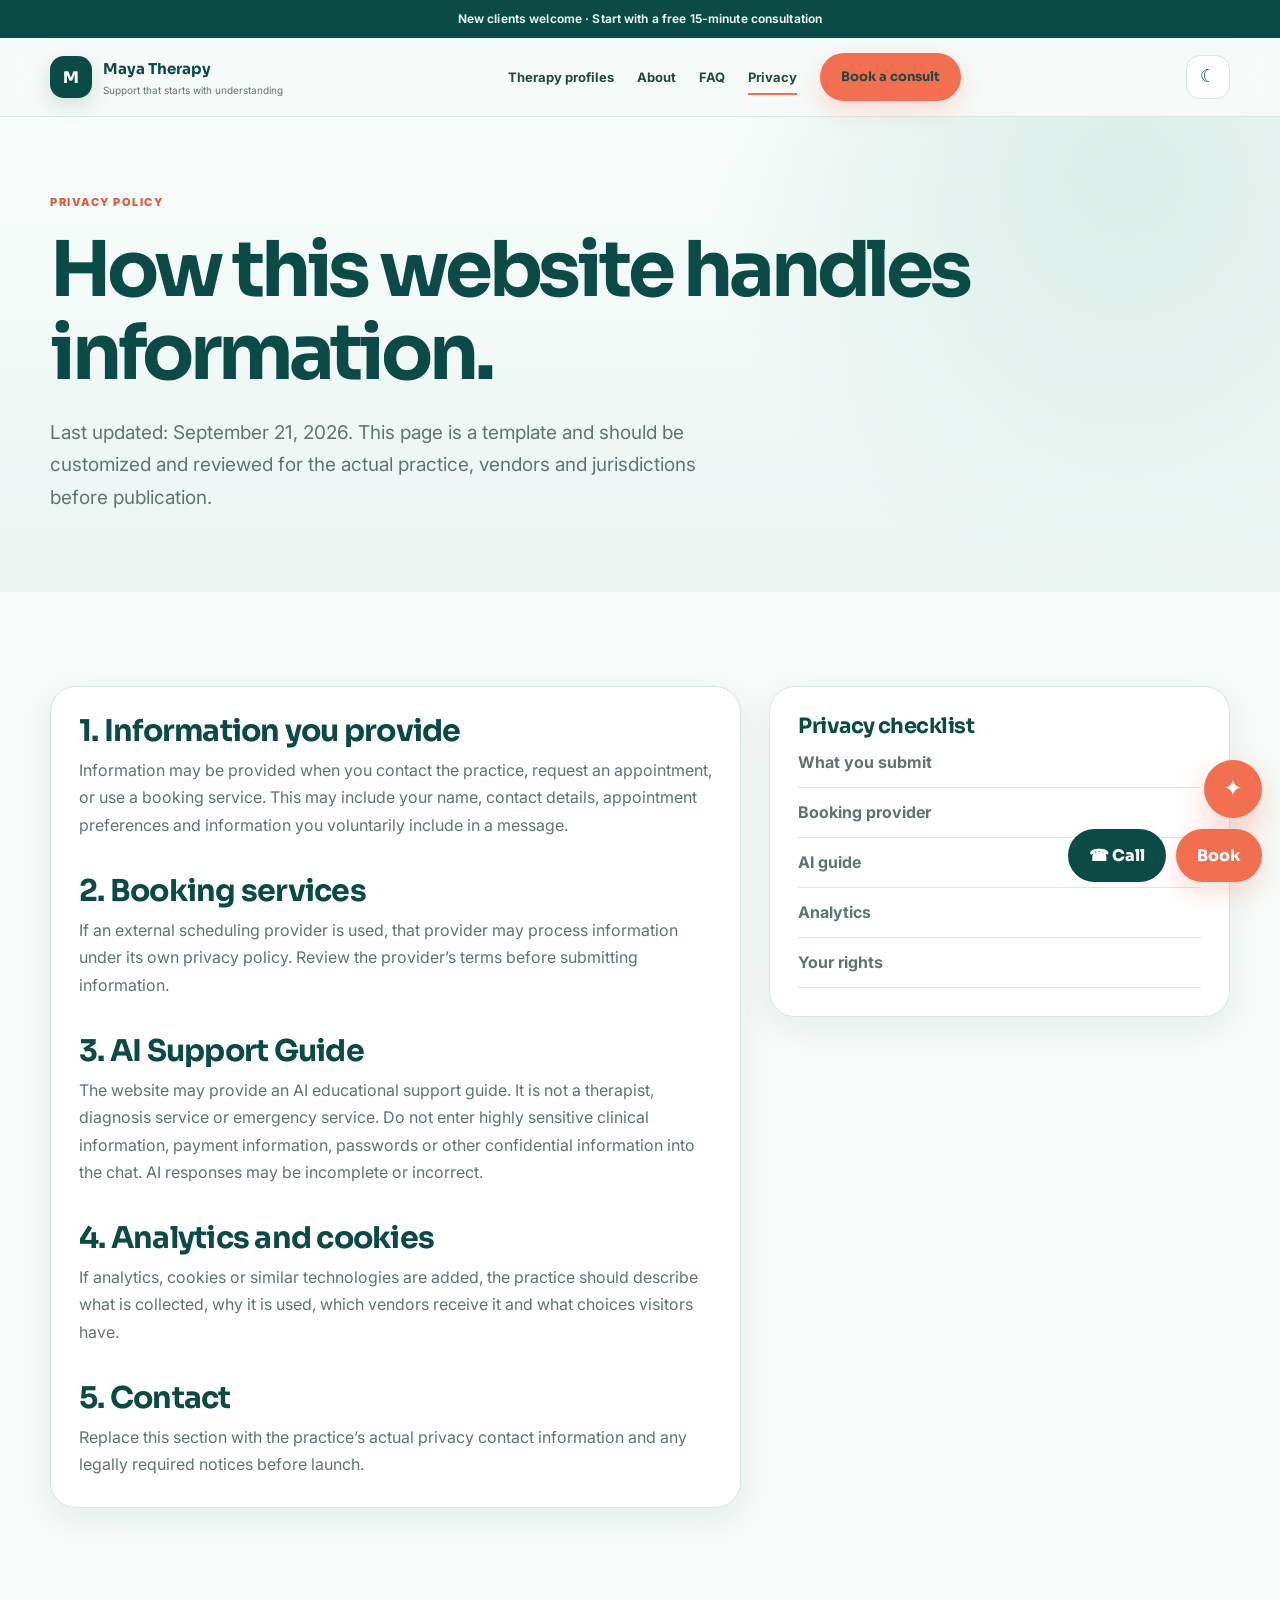
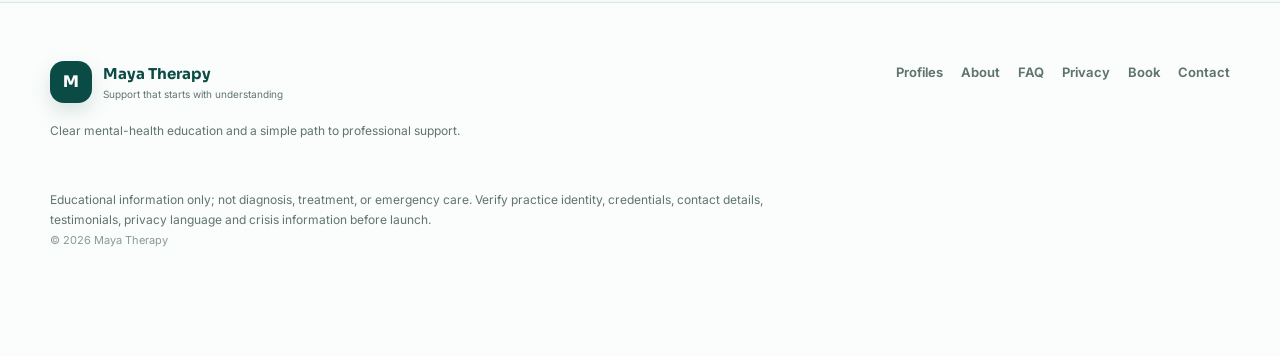
<file: privacy.html>
<!doctype html><html lang="en"><head><meta charset="utf-8"><meta name="viewport" content="width=device-width,initial-scale=1">
<title>Privacy Policy — Maya Therapy</title><meta name="description" content="Maya Therapy privacy information covering contact requests, booking services, the AI Support Guide and website analytics."><meta name="robots" content="index,follow"><meta name="theme-color" content="#0b4a45">
<link rel="canonical" href="https://YOUR-DOMAIN.com/privacy.html"><meta property="og:type" content="website"><meta property="og:title" content="Privacy Policy — Maya Therapy"><meta property="og:description" content="Maya Therapy privacy information covering contact requests, booking services, the AI Support Guide and website analytics."><meta property="og:url" content="https://YOUR-DOMAIN.com/privacy.html"><meta property="og:image" content="https://YOUR-DOMAIN.com/assets/therapist-ai.png">
<link rel="preconnect" href="https://fonts.googleapis.com"><link href="https://fonts.googleapis.com/css2?family=Inter:wght@400;500;600;700;800&family=Sora:wght@600;700;800&display=swap" rel="stylesheet"><link rel="stylesheet" href="/assets/styles.css"></head><body>
<a class="skip" href="#main">Skip to content</a><div class="topbar">New clients welcome · Start with a free 15-minute consultation</div>
<header><div class="wrap nav"><a class="brand" href="/"><span class="mark">M</span><span><strong>Maya Therapy</strong><small>Support that starts with understanding</small></span></a>
<nav class="links"><a href="/profiles.html" class="">Therapy profiles</a>
<a href="/about.html" class="">About</a>
<a href="/faq.html" class="">FAQ</a>
<a href="/privacy.html" class="active">Privacy</a>
<a class="btn primary" href="/booking.html">Book a consult</a></nav><button class="theme-toggle" type="button" data-theme-toggle aria-label="Switch to dark mode" aria-pressed="false" title="Switch to dark mode"><span class="theme-icon" aria-hidden="true">☾</span></button><button class="menu" aria-label="Open navigation">☰</button></div></header>
<main id="main"><section class="hero"><div class="wrap"><div class="eyebrow">Privacy policy</div><h1>How this website handles information.</h1><p class="lead">Last updated: September 21, 2026. This page is a template and should be customized and reviewed for the actual practice, vendors and jurisdictions before publication.</p></div></section>
<section><div class="wrap profile-grid"><article class="card"><h2 style="font-size:30px">1. Information you provide</h2><p>Information may be provided when you contact the practice, request an appointment, or use a booking service. This may include your name, contact details, appointment preferences and information you voluntarily include in a message.</p>
<h2 style="font-size:30px;margin-top:36px">2. Booking services</h2><p>If an external scheduling provider is used, that provider may process information under its own privacy policy. Review the provider’s terms before submitting information.</p>
<h2 style="font-size:30px;margin-top:36px">3. AI Support Guide</h2><p>The website may provide an AI educational support guide. It is not a therapist, diagnosis service or emergency service. Do not enter highly sensitive clinical information, payment information, passwords or other confidential information into the chat. AI responses may be incomplete or incorrect.</p>
<h2 style="font-size:30px;margin-top:36px">4. Analytics and cookies</h2><p>If analytics, cookies or similar technologies are added, the practice should describe what is collected, why it is used, which vendors receive it and what choices visitors have.</p>
<h2 style="font-size:30px;margin-top:36px">5. Contact</h2><p>Replace this section with the practice’s actual privacy contact information and any legally required notices before launch.</p></article>
<aside class="toc card"><h3>Privacy checklist</h3><a href="#main">What you submit</a><a href="#main">Booking provider</a><a href="#main">AI guide</a><a href="#main">Analytics</a><a href="#main">Your rights</a></aside></div></section></main>
<button class="ai-launch">✦</button><div class="ai-panel" aria-label="AI Support Guide"><div class="ai-head"><div><strong>AI Support Guide</strong><div style="font-size:11px;opacity:.8">Educational conversation</div></div><button class="ai-close" aria-label="Close AI Support Guide">×</button></div>
<div class="ai-messages"><div class="msg bot">Hi. I can explain the therapy guides, help you prepare for a first appointment, or answer general questions. I’m not a therapist, diagnosis service, or crisis service.</div></div>
<div class="ai-prompts"><button data-prompt="How do I prepare for a first therapy appointment?">First appointment</button><button data-prompt="What is the difference between anxiety and everyday stress?">Anxiety vs stress</button><button data-prompt="How can I set healthier boundaries?">Boundaries</button></div>
<div class="ai-input"><input aria-label="Ask the AI Support Guide" placeholder="Ask a general question…"><button>Send</button></div><div class="ai-note">Educational support only · Not diagnosis or emergency care</div></div>
<div class="sticky"><a class="btn call" href="tel:+13105550148">☎ Call</a><a class="btn primary" href="/booking.html">Book</a></div>
<footer><div class="wrap foot"><div><a class="brand" href="/"><span class="mark">M</span><span><strong>Maya Therapy</strong><small>Support that starts with understanding</small></span></a><p>Clear mental-health education and a simple path to professional support.</p></div>
<div class="footlinks"><a href="/profiles.html">Profiles</a><a href="/about.html">About</a><a href="/faq.html">FAQ</a><a href="/privacy.html">Privacy</a><a href="/booking.html">Book</a><a href="/contact.html">Contact</a></div>
<p>Educational information only; not diagnosis, treatment, or emergency care. Verify practice identity, credentials, contact details, testimonials, privacy language and crisis information before launch.<br><span class="footer-meta">© <span data-year></span> Maya Therapy</span></p></div></footer><script src="/assets/app.js"></script></body></html>
</file>
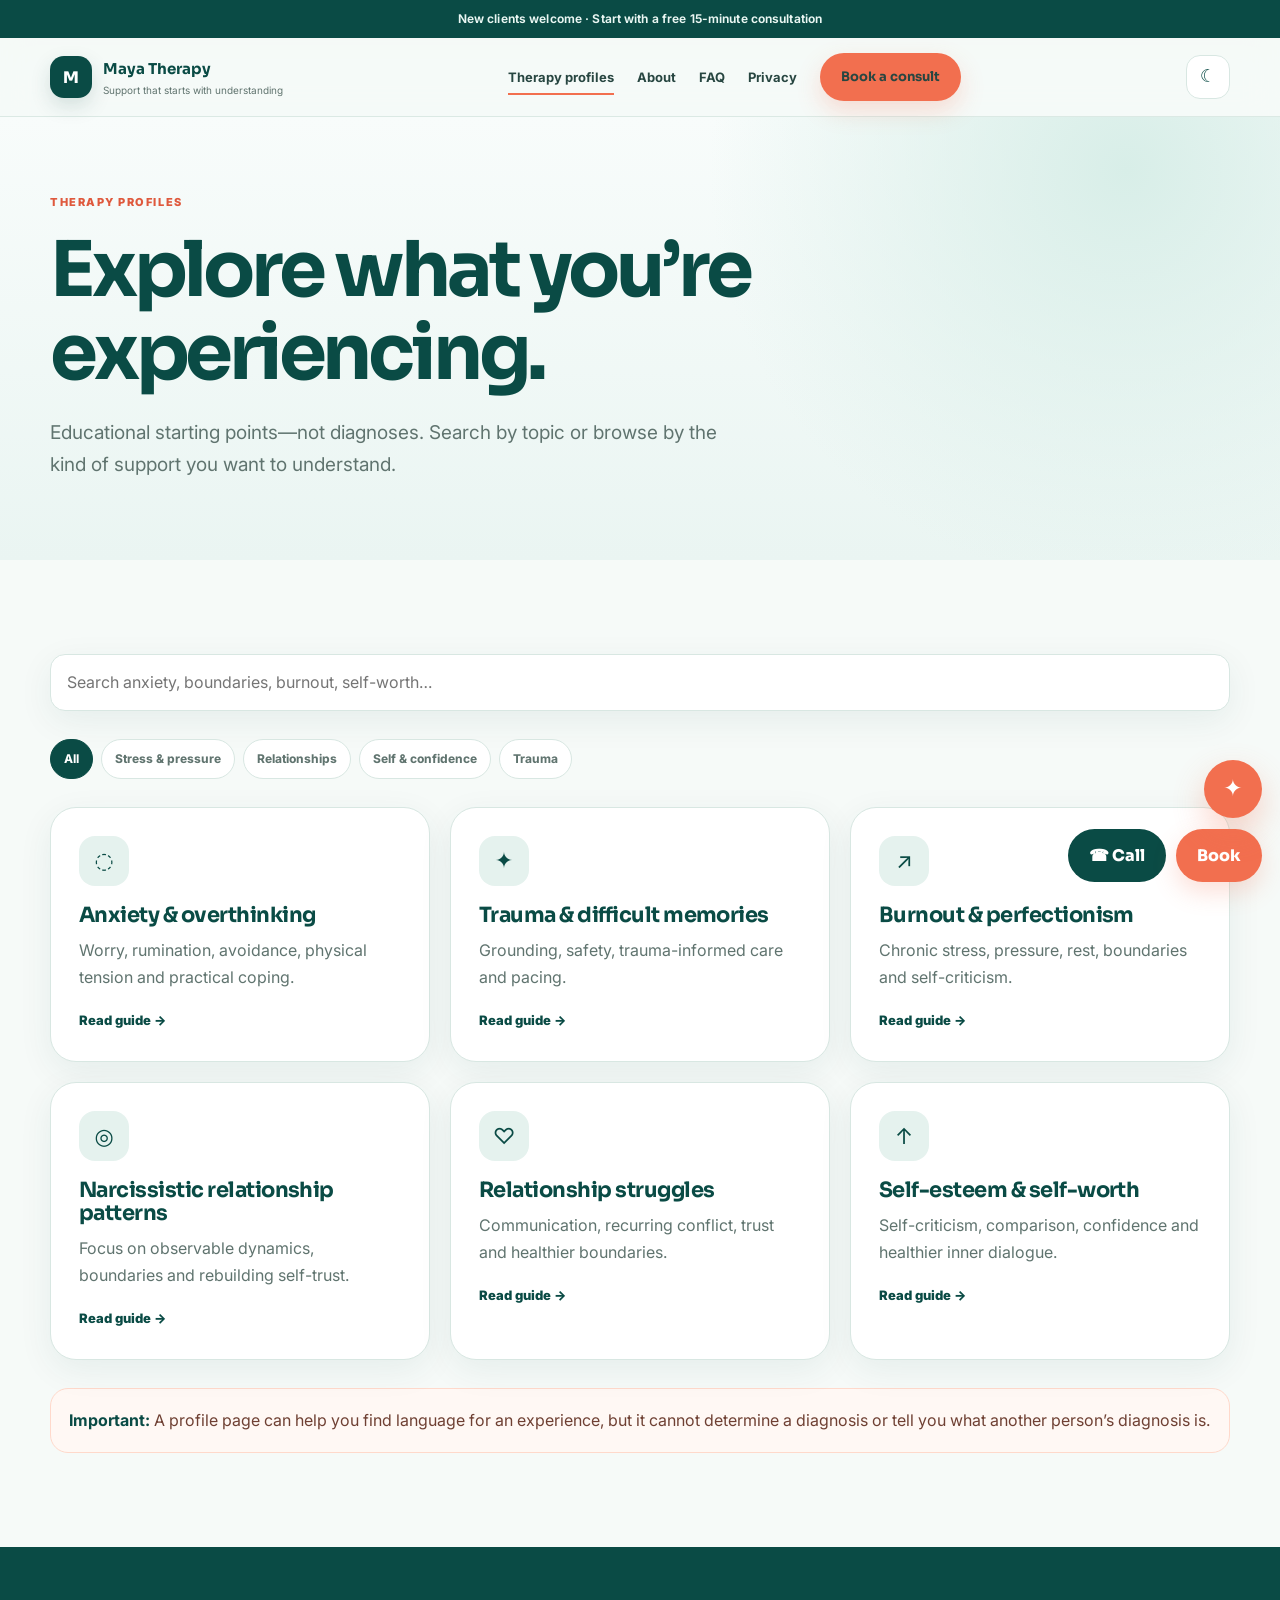
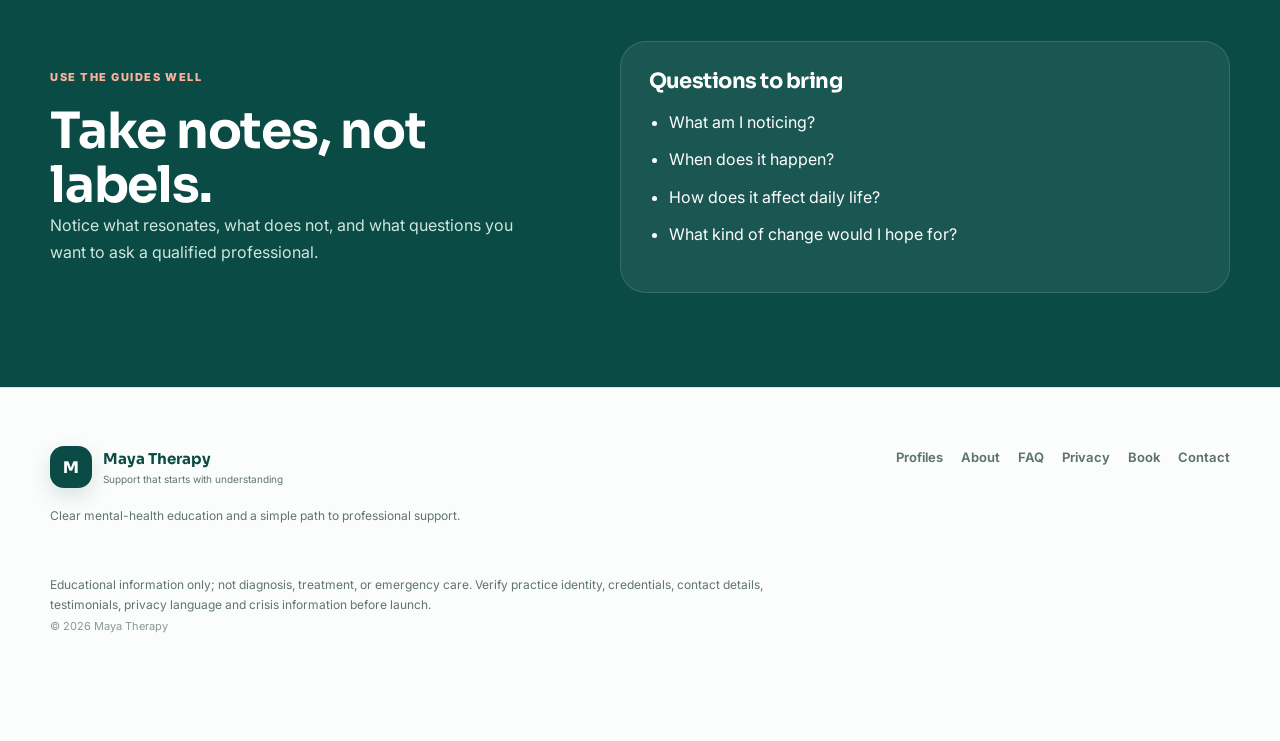
<file: profiles.html>
<!doctype html><html lang="en"><head><meta charset="utf-8"><meta name="viewport" content="width=device-width,initial-scale=1">
<title>Therapy Profiles — Maya Therapy</title><meta name="description" content="Explore educational therapy guides for anxiety, trauma, burnout, relationship patterns and self-worth. Search by topic and find a useful starting point."><meta name="robots" content="index,follow"><meta name="theme-color" content="#0b4a45">
<link rel="canonical" href="https://YOUR-DOMAIN.com/profiles.html"><meta property="og:type" content="website"><meta property="og:title" content="Therapy Profiles — Maya Therapy"><meta property="og:description" content="Explore educational therapy guides for anxiety, trauma, burnout, relationship patterns and self-worth. Search by topic and find a useful starting point."><meta property="og:url" content="https://YOUR-DOMAIN.com/profiles.html"><meta property="og:image" content="https://YOUR-DOMAIN.com/assets/therapist-ai.png">
<link rel="preconnect" href="https://fonts.googleapis.com"><link href="https://fonts.googleapis.com/css2?family=Inter:wght@400;500;600;700;800&family=Sora:wght@600;700;800&display=swap" rel="stylesheet"><link rel="stylesheet" href="/assets/styles.css"></head><body>
<a class="skip" href="#main">Skip to content</a><div class="topbar">New clients welcome · Start with a free 15-minute consultation</div>
<header><div class="wrap nav"><a class="brand" href="/"><span class="mark">M</span><span><strong>Maya Therapy</strong><small>Support that starts with understanding</small></span></a>
<nav class="links"><a href="/profiles.html" class="active">Therapy profiles</a>
<a href="/about.html" class="">About</a>
<a href="/faq.html" class="">FAQ</a>
<a href="/privacy.html" class="">Privacy</a>
<a class="btn primary" href="/booking.html">Book a consult</a></nav><button class="theme-toggle" type="button" data-theme-toggle aria-label="Switch to dark mode" aria-pressed="false" title="Switch to dark mode"><span class="theme-icon" aria-hidden="true">☾</span></button><button class="menu" aria-label="Open navigation">☰</button></div></header>
<main id="main"><section class="hero"><div class="wrap"><div class="eyebrow">Therapy profiles</div><h1>Explore what you’re experiencing.</h1><p class="lead">Educational starting points—not diagnoses. Search by topic or browse by the kind of support you want to understand.</p></div></section>
<section><div class="wrap"><div class="search-box"><input id="profile-search" type="search" placeholder="Search anxiety, boundaries, burnout, self-worth…" aria-label="Search therapy profiles"></div>
<div class="filter-row"><button class="filter active" data-filter="all">All</button><button class="filter" data-filter="stress">Stress & pressure</button><button class="filter" data-filter="relationship">Relationships</button><button class="filter" data-filter="self">Self & confidence</button><button class="filter" data-filter="trauma">Trauma</button></div>
<div class="grid-3">
<a class="card card-link profile-card reveal" data-tags="stress self" href="/profiles/anxiety.html"><div class="icon">◌</div><h3>Anxiety & overthinking</h3><p>Worry, rumination, avoidance, physical tension and practical coping.</p><span class="arrow">Read guide →</span></a>
<a class="card card-link profile-card reveal" data-tags="trauma" href="/profiles/trauma.html"><div class="icon">✦</div><h3>Trauma & difficult memories</h3><p>Grounding, safety, trauma-informed care and pacing.</p><span class="arrow">Read guide →</span></a>
<a class="card card-link profile-card reveal" data-tags="stress self" href="/profiles/burnout.html"><div class="icon">↗</div><h3>Burnout & perfectionism</h3><p>Chronic stress, pressure, rest, boundaries and self-criticism.</p><span class="arrow">Read guide →</span></a>
<a class="card card-link profile-card reveal" data-tags="relationship self" href="/profiles/narcissistic-abuse.html"><div class="icon">◎</div><h3>Narcissistic relationship patterns</h3><p>Focus on observable dynamics, boundaries and rebuilding self-trust.</p><span class="arrow">Read guide →</span></a>
<a class="card card-link profile-card reveal" data-tags="relationship" href="/profiles/relationships.html"><div class="icon">♡</div><h3>Relationship struggles</h3><p>Communication, recurring conflict, trust and healthier boundaries.</p><span class="arrow">Read guide →</span></a>
<a class="card card-link profile-card reveal" data-tags="self stress" href="/profiles/self-esteem.html"><div class="icon">↑</div><h3>Self-esteem & self-worth</h3><p>Self-criticism, comparison, confidence and healthier inner dialogue.</p><span class="arrow">Read guide →</span></a>
</div>
<div class="notice" style="margin-top:28px"><strong>Important:</strong> A profile page can help you find language for an experience, but it cannot determine a diagnosis or tell you what another person’s diagnosis is.</div></div></section>
<section class="band"><div class="wrap split"><div><div class="eyebrow" style="color:#ffb19f">Use the guides well</div><h2>Take notes, not labels.</h2><p>Notice what resonates, what does not, and what questions you want to ask a qualified professional.</p></div><div class="card"><h3>Questions to bring</h3><ul class="checklist"><li>What am I noticing?</li><li>When does it happen?</li><li>How does it affect daily life?</li><li>What kind of change would I hope for?</li></ul></div></div></section></main>
<button class="ai-launch">✦</button><div class="ai-panel" aria-label="AI Support Guide"><div class="ai-head"><div><strong>AI Support Guide</strong><div style="font-size:11px;opacity:.8">Educational conversation</div></div><button class="ai-close" aria-label="Close AI Support Guide">×</button></div>
<div class="ai-messages"><div class="msg bot">Hi. I can explain the therapy guides, help you prepare for a first appointment, or answer general questions. I’m not a therapist, diagnosis service, or crisis service.</div></div>
<div class="ai-prompts"><button data-prompt="How do I prepare for a first therapy appointment?">First appointment</button><button data-prompt="What is the difference between anxiety and everyday stress?">Anxiety vs stress</button><button data-prompt="How can I set healthier boundaries?">Boundaries</button></div>
<div class="ai-input"><input aria-label="Ask the AI Support Guide" placeholder="Ask a general question…"><button>Send</button></div><div class="ai-note">Educational support only · Not diagnosis or emergency care</div></div>
<div class="sticky"><a class="btn call" href="tel:+13105550148">☎ Call</a><a class="btn primary" href="/booking.html">Book</a></div>
<footer><div class="wrap foot"><div><a class="brand" href="/"><span class="mark">M</span><span><strong>Maya Therapy</strong><small>Support that starts with understanding</small></span></a><p>Clear mental-health education and a simple path to professional support.</p></div>
<div class="footlinks"><a href="/profiles.html">Profiles</a><a href="/about.html">About</a><a href="/faq.html">FAQ</a><a href="/privacy.html">Privacy</a><a href="/booking.html">Book</a><a href="/contact.html">Contact</a></div>
<p>Educational information only; not diagnosis, treatment, or emergency care. Verify practice identity, credentials, contact details, testimonials, privacy language and crisis information before launch.<br><span class="footer-meta">© <span data-year></span> Maya Therapy</span></p></div></footer><script src="/assets/app.js"></script></body></html>
</file>
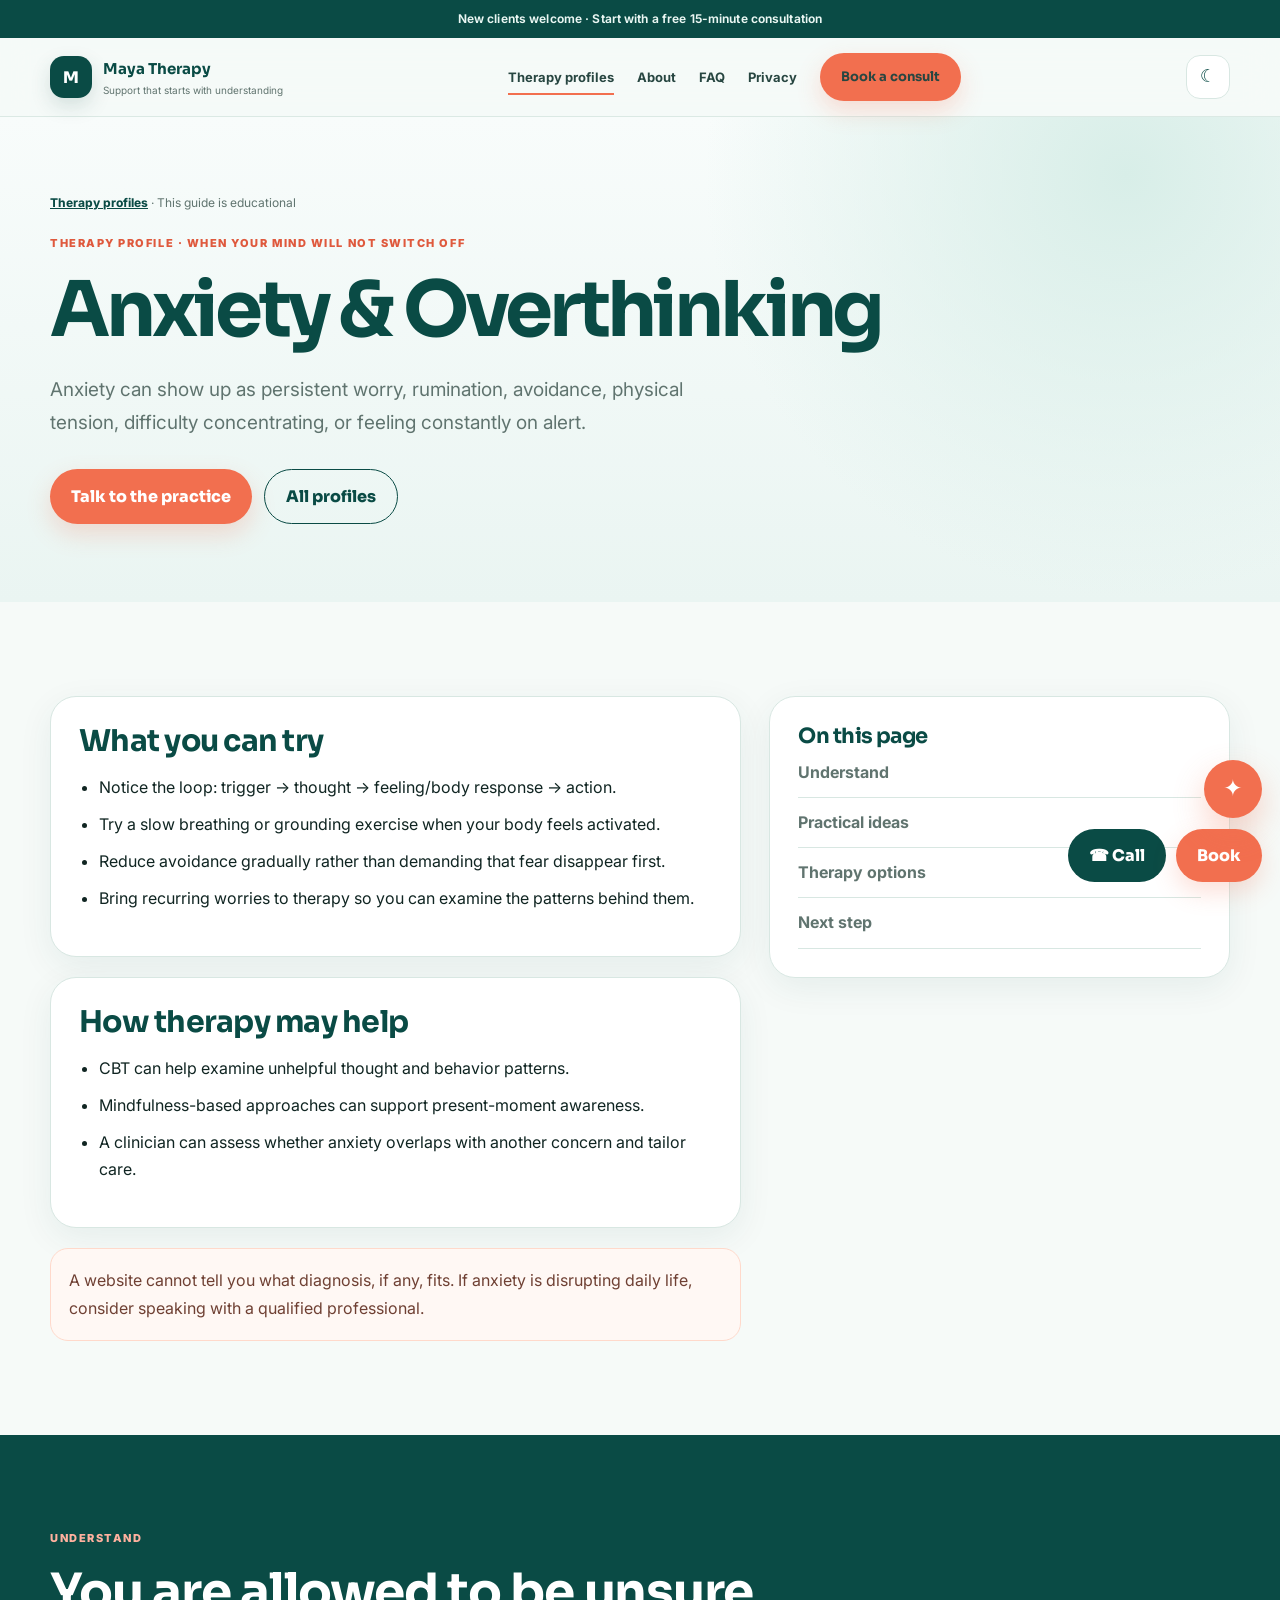
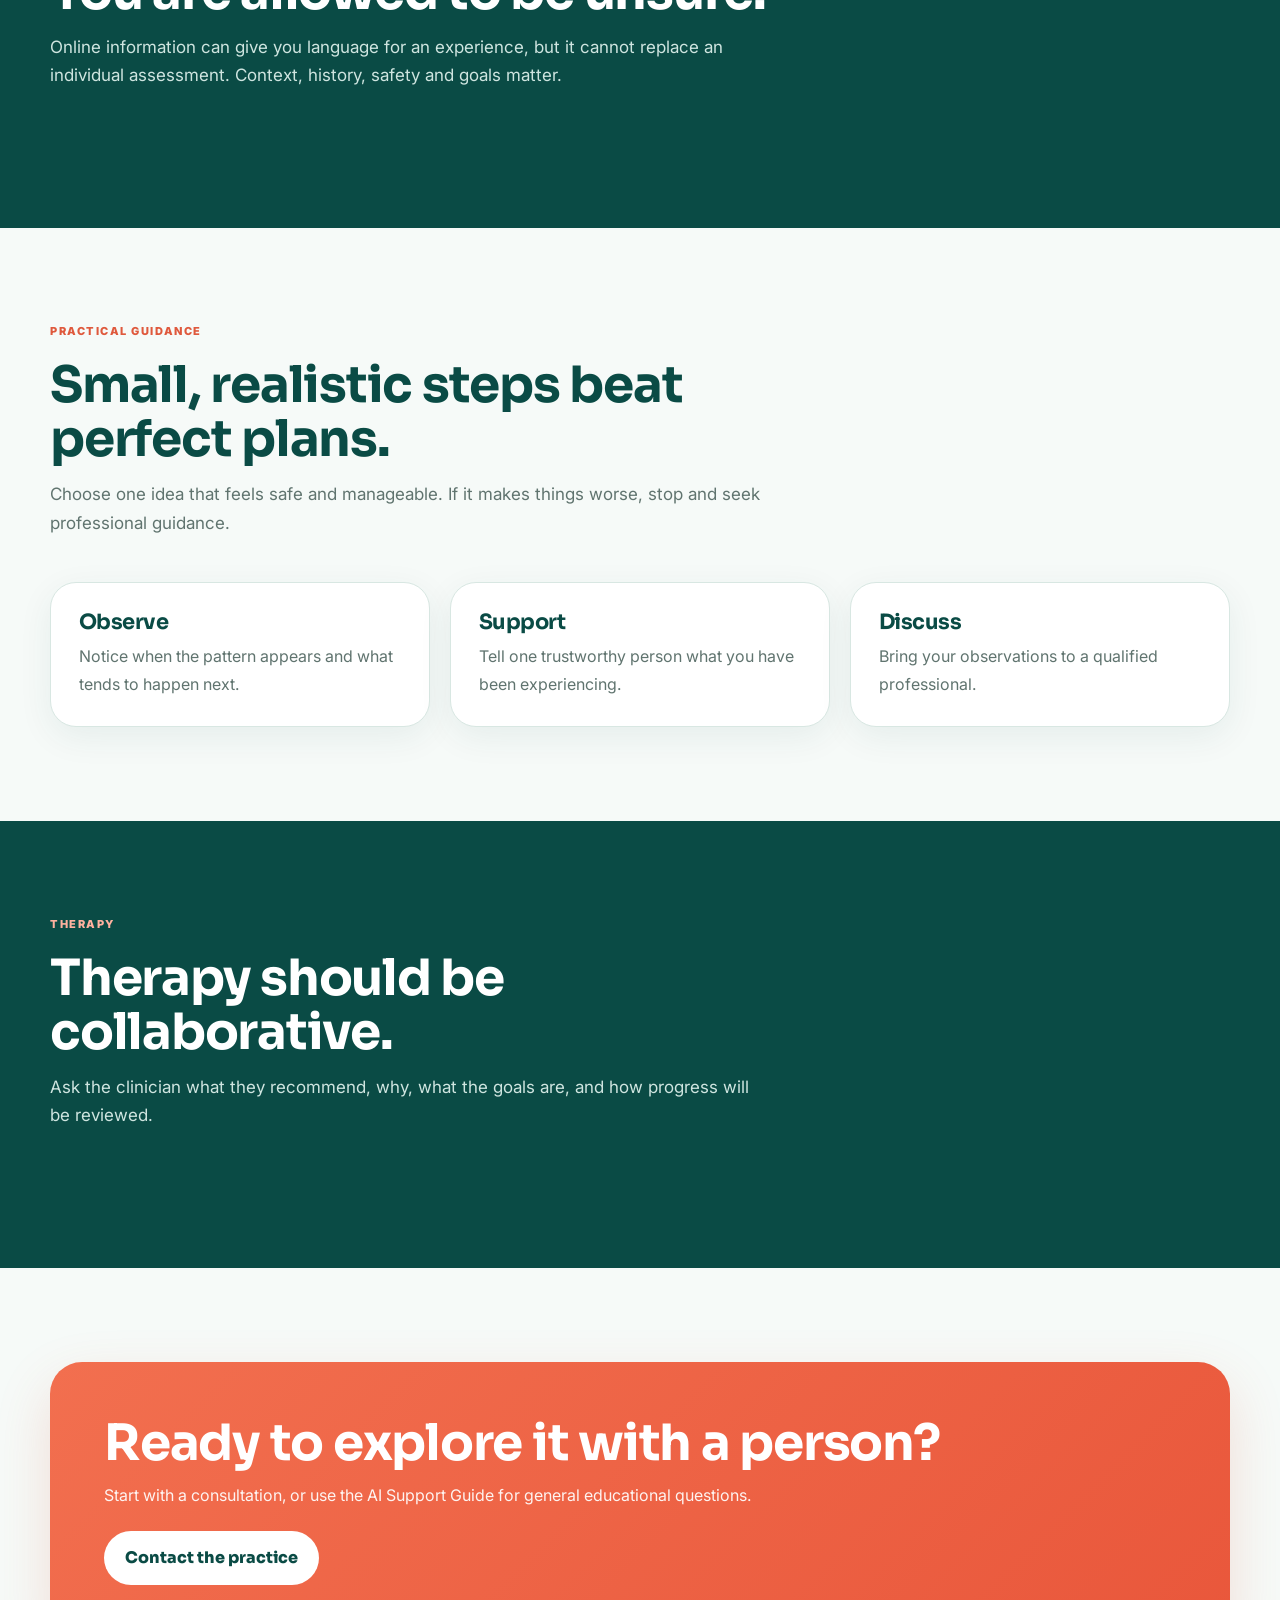
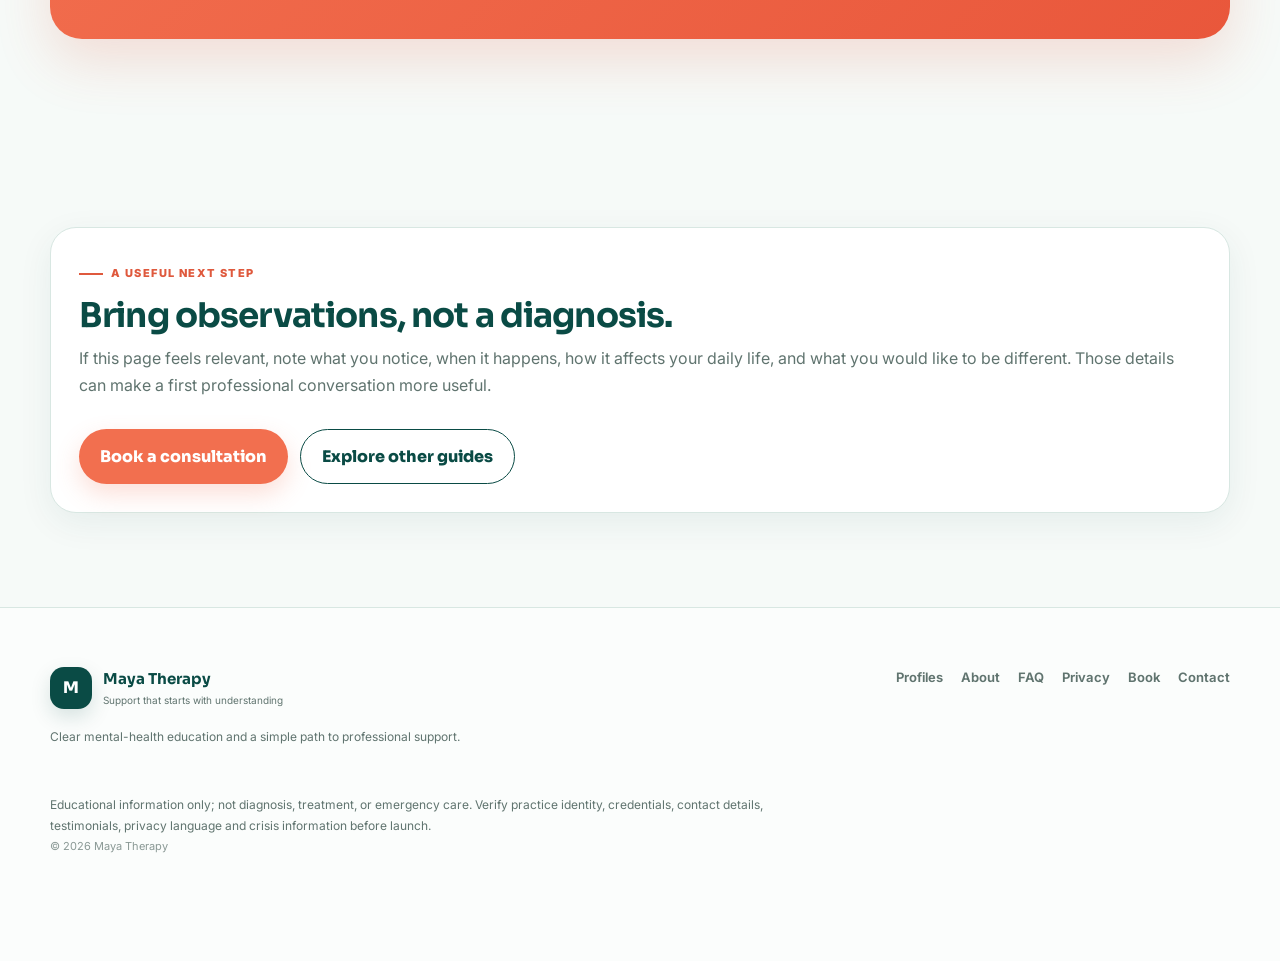
<file: profiles/anxiety.html>
<!doctype html><html lang="en"><head><meta charset="utf-8"><meta name="viewport" content="width=device-width,initial-scale=1">
<title>Anxiety & Overthinking — Maya Therapy</title><meta name="description" content="Maya Therapy — clear mental-health education and therapy support."><meta name="robots" content="index,follow"><meta name="theme-color" content="#0b4a45">
<link rel="canonical" href="https://YOUR-DOMAIN.com/profiles/anxiety.html"><meta property="og:type" content="website"><meta property="og:title" content="Anxiety & Overthinking — Maya Therapy"><meta property="og:description" content="Maya Therapy — clear mental-health education and therapy support."><meta property="og:url" content="https://YOUR-DOMAIN.com/profiles/anxiety.html"><meta property="og:image" content="https://YOUR-DOMAIN.com/assets/therapist-ai.png">
<link rel="preconnect" href="https://fonts.googleapis.com"><link href="https://fonts.googleapis.com/css2?family=Inter:wght@400;500;600;700;800&family=Sora:wght@600;700;800&display=swap" rel="stylesheet"><link rel="stylesheet" href="/assets/styles.css"></head><body>
<a class="skip" href="#main">Skip to content</a><div class="topbar">New clients welcome · Start with a free 15-minute consultation</div>
<header><div class="wrap nav"><a class="brand" href="/"><span class="mark">M</span><span><strong>Maya Therapy</strong><small>Support that starts with understanding</small></span></a>
<nav class="links"><a href="/profiles.html" class="active">Therapy profiles</a>
<a href="/about.html" class="">About</a>
<a href="/faq.html" class="">FAQ</a>
<a href="/privacy.html" class="">Privacy</a>
<a class="btn primary" href="/booking.html">Book a consult</a></nav><button class="theme-toggle" type="button" data-theme-toggle aria-label="Switch to dark mode" aria-pressed="false" title="Switch to dark mode"><span class="theme-icon" aria-hidden="true">☾</span></button><button class="menu" aria-label="Open navigation">☰</button></div></header>
<main id="main"><section class="hero"><div class="wrap"><div class="breadcrumb"><a href="/profiles.html">Therapy profiles</a> · This guide is educational</div><div class="eyebrow">Therapy profile · When your mind will not switch off</div><h1>Anxiety & Overthinking</h1><p class="lead">Anxiety can show up as persistent worry, rumination, avoidance, physical tension, difficulty concentrating, or feeling constantly on alert.</p><div class="actions"><a class="btn primary" href="/contact.html">Talk to the practice</a><a class="btn ghost" href="/profiles.html">All profiles</a></div></div></section><section><div class="wrap profile-grid"><div><div class="card"><h2 style="font-size:30px">What you can try</h2><ul class="checklist"><li>Notice the loop: trigger → thought → feeling/body response → action.</li><li>Try a slow breathing or grounding exercise when your body feels activated.</li><li>Reduce avoidance gradually rather than demanding that fear disappear first.</li><li>Bring recurring worries to therapy so you can examine the patterns behind them.</li></ul></div><div class="card" style="margin-top:20px"><h2 style="font-size:30px">How therapy may help</h2><ul class="checklist"><li>CBT can help examine unhelpful thought and behavior patterns.</li><li>Mindfulness-based approaches can support present-moment awareness.</li><li>A clinician can assess whether anxiety overlaps with another concern and tailor care.</li></ul></div><div class="notice" style="margin-top:20px">A website cannot tell you what diagnosis, if any, fits. If anxiety is disrupting daily life, consider speaking with a qualified professional.</div></div><aside class="toc card"><h3>On this page</h3><a href="#understand">Understand</a><a href="#try">Practical ideas</a><a href="#therapy">Therapy options</a><a href="#next">Next step</a></aside></div></section><section id="understand" class="band"><div class="wrap"><div class="section-head"><div class="eyebrow" style="color:#ffb19f">Understand</div><h2>You are allowed to be unsure.</h2><p>Online information can give you language for an experience, but it cannot replace an individual assessment. Context, history, safety and goals matter.</p></div></div></section><section id="try"><div class="wrap"><div class="section-head"><div class="eyebrow">Practical guidance</div><h2>Small, realistic steps beat perfect plans.</h2><p>Choose one idea that feels safe and manageable. If it makes things worse, stop and seek professional guidance.</p></div><div class="grid-3"><div class="card"><h3>Observe</h3><p>Notice when the pattern appears and what tends to happen next.</p></div><div class="card"><h3>Support</h3><p>Tell one trustworthy person what you have been experiencing.</p></div><div class="card"><h3>Discuss</h3><p>Bring your observations to a qualified professional.</p></div></div></div></section><section id="therapy" class="band"><div class="wrap"><div class="section-head"><div class="eyebrow" style="color:#ffb19f">Therapy</div><h2>Therapy should be collaborative.</h2><p>Ask the clinician what they recommend, why, what the goals are, and how progress will be reviewed.</p></div></div></section><section id="next"><div class="wrap"><div class="cta"><h2>Ready to explore it with a person?</h2><p>Start with a consultation, or use the AI Support Guide for general educational questions.</p><a class="btn" href="/contact.html">Contact the practice</a></div></div></section><section><div class="wrap"><div class="card"><div class="section-kicker">A useful next step</div><h2 style="font-size:34px">Bring observations, not a diagnosis.</h2><p style="color:var(--muted);margin-top:10px">If this page feels relevant, note what you notice, when it happens, how it affects your daily life, and what you would like to be different. Those details can make a first professional conversation more useful.</p><div class="actions"><a class="btn primary" href="/booking.html">Book a consultation</a><a class="btn ghost" href="/profiles.html">Explore other guides</a></div></div></div></section></main>
<button class="ai-launch">✦</button><div class="ai-panel" aria-label="AI Support Guide"><div class="ai-head"><div><strong>AI Support Guide</strong><div style="font-size:11px;opacity:.8">Educational conversation</div></div><button class="ai-close" aria-label="Close AI Support Guide">×</button></div>
<div class="ai-messages"><div class="msg bot">Hi. I can explain the therapy guides, help you prepare for a first appointment, or answer general questions. I’m not a therapist, diagnosis service, or crisis service.</div></div>
<div class="ai-prompts"><button data-prompt="How do I prepare for a first therapy appointment?">First appointment</button><button data-prompt="What is the difference between anxiety and everyday stress?">Anxiety vs stress</button><button data-prompt="How can I set healthier boundaries?">Boundaries</button></div>
<div class="ai-input"><input aria-label="Ask the AI Support Guide" placeholder="Ask a general question…"><button>Send</button></div><div class="ai-note">Educational support only · Not diagnosis or emergency care</div></div>
<div class="sticky"><a class="btn call" href="tel:+13105550148">☎ Call</a><a class="btn primary" href="/booking.html">Book</a></div>
<footer><div class="wrap foot"><div><a class="brand" href="/"><span class="mark">M</span><span><strong>Maya Therapy</strong><small>Support that starts with understanding</small></span></a><p>Clear mental-health education and a simple path to professional support.</p></div>
<div class="footlinks"><a href="/profiles.html">Profiles</a><a href="/about.html">About</a><a href="/faq.html">FAQ</a><a href="/privacy.html">Privacy</a><a href="/booking.html">Book</a><a href="/contact.html">Contact</a></div>
<p>Educational information only; not diagnosis, treatment, or emergency care. Verify practice identity, credentials, contact details, testimonials, privacy language and crisis information before launch.<br><span class="footer-meta">© <span data-year></span> Maya Therapy</span></p></div></footer><script src="/assets/app.js"></script></body></html>
</file>
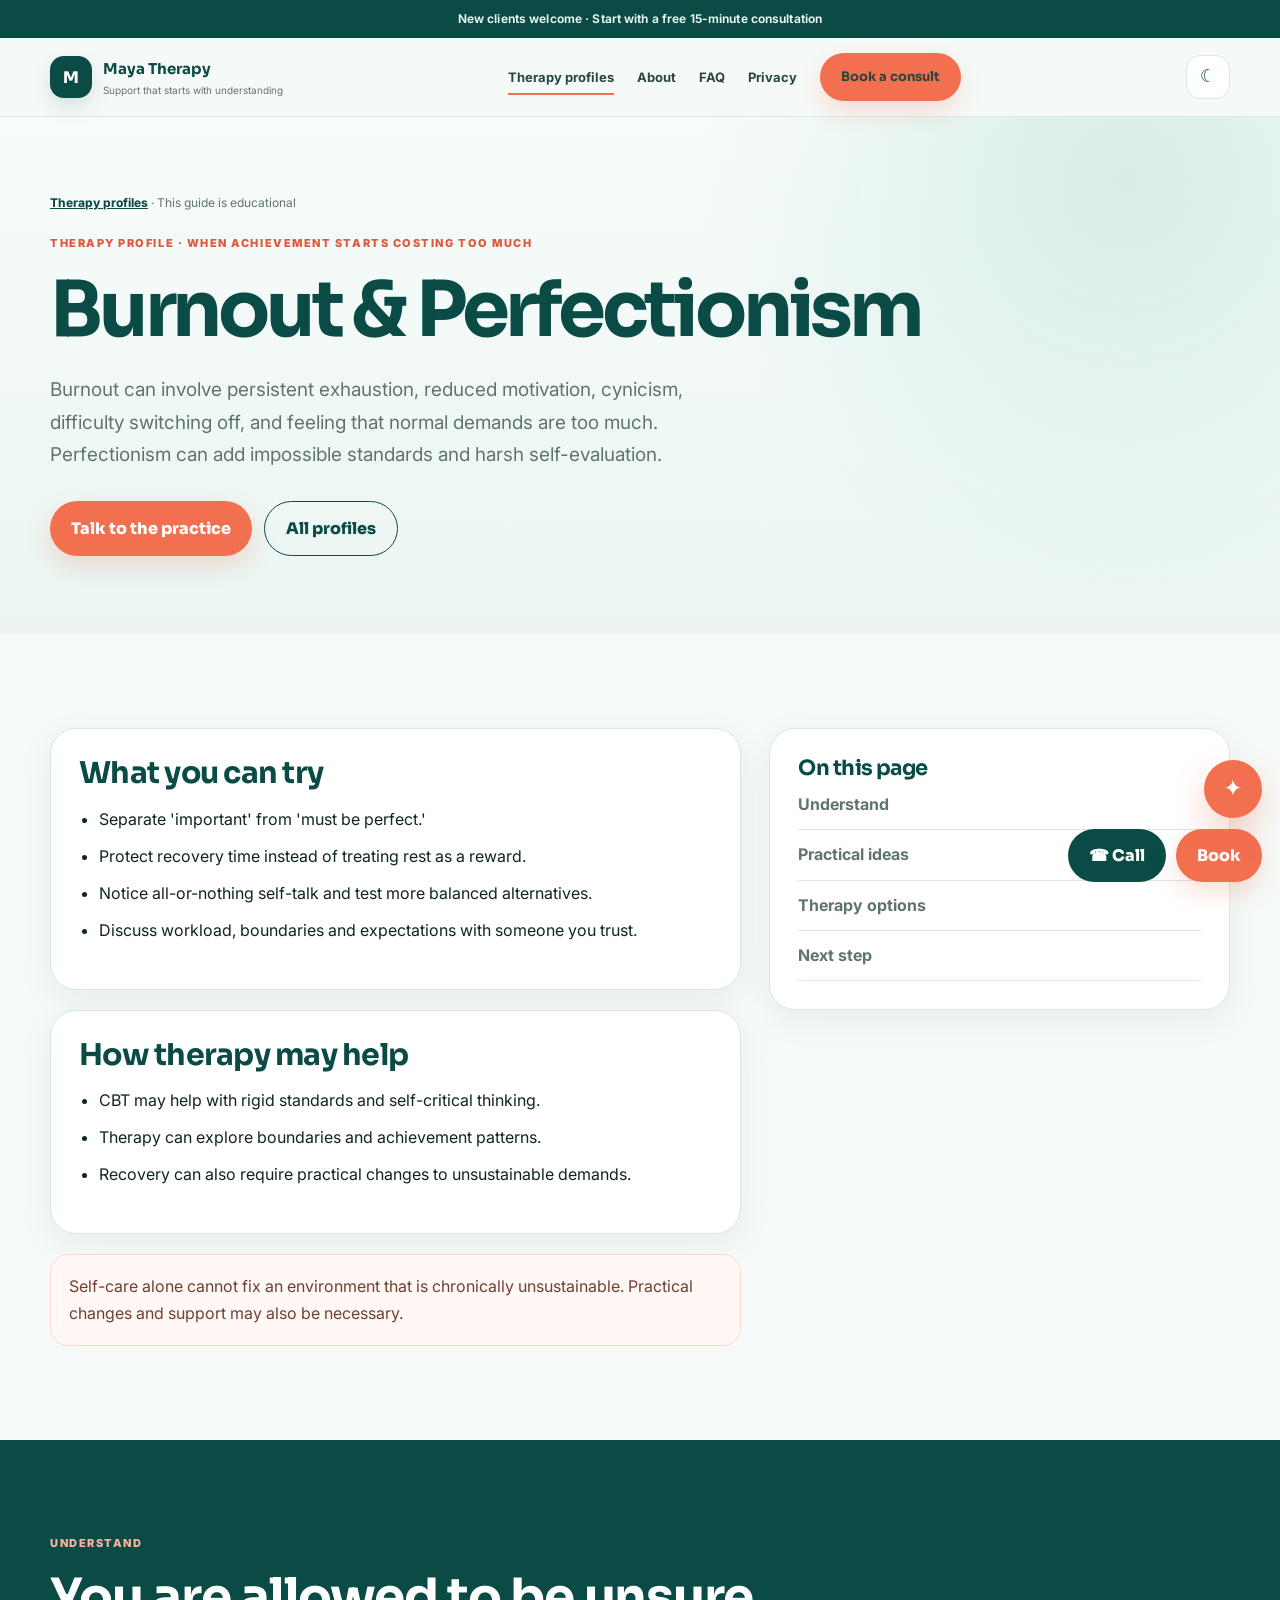
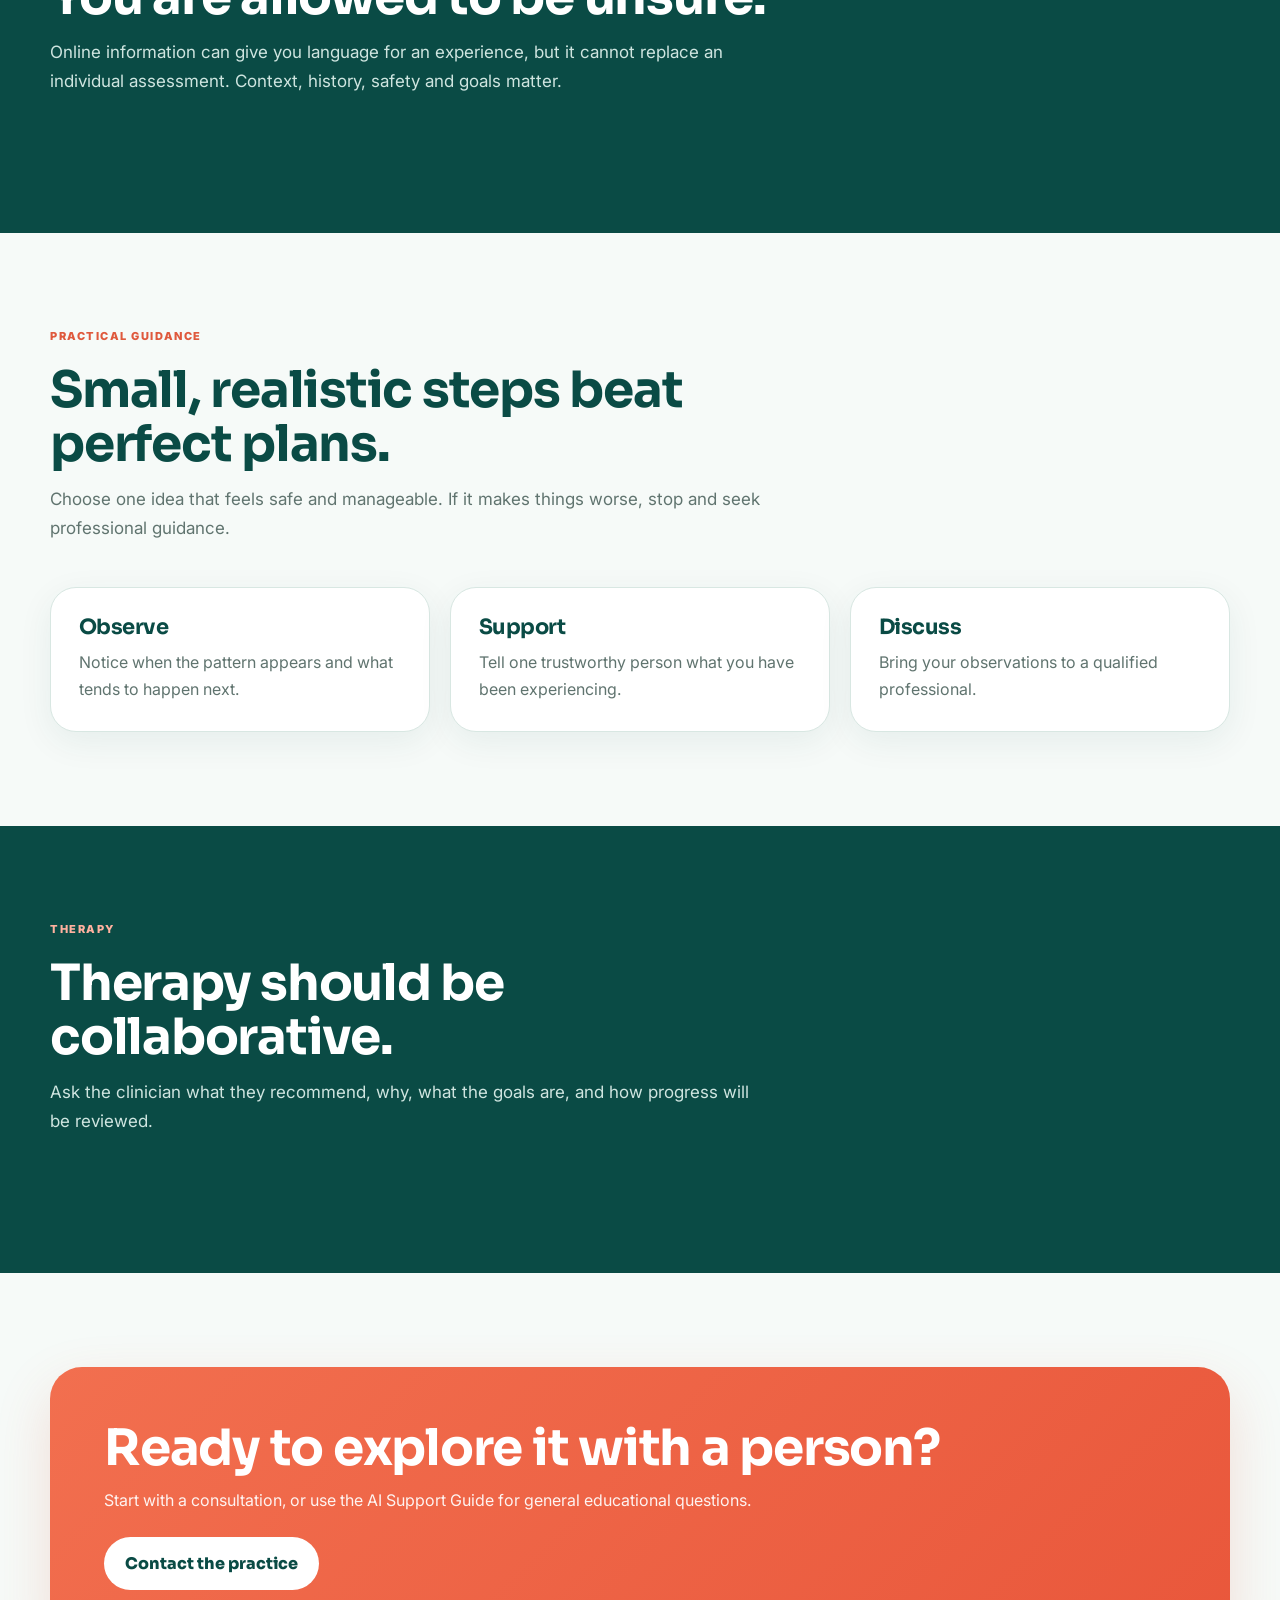
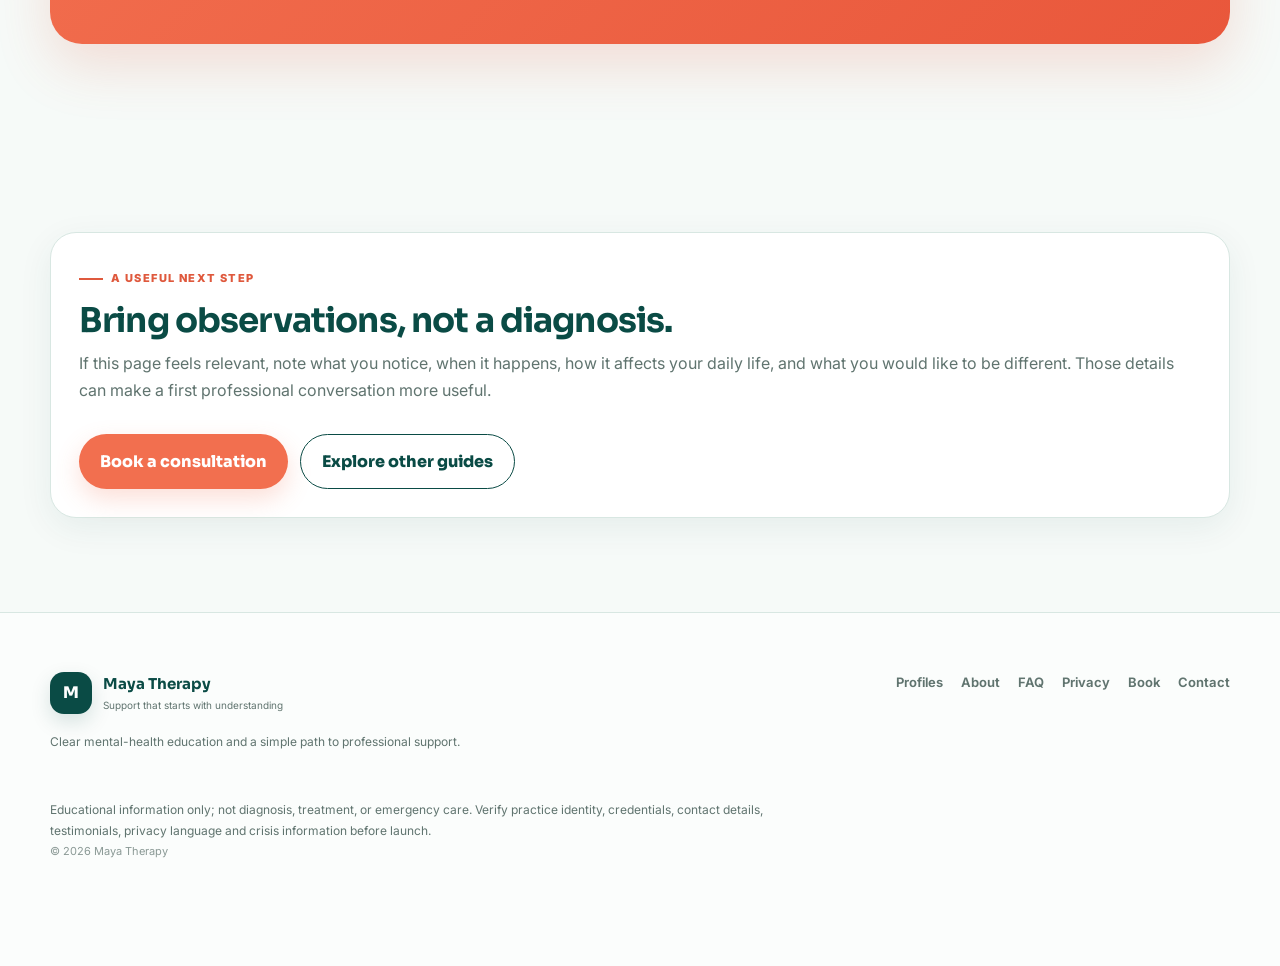
<file: profiles/burnout.html>
<!doctype html><html lang="en"><head><meta charset="utf-8"><meta name="viewport" content="width=device-width,initial-scale=1">
<title>Burnout & Perfectionism — Maya Therapy</title><meta name="description" content="Maya Therapy — clear mental-health education and therapy support."><meta name="robots" content="index,follow"><meta name="theme-color" content="#0b4a45">
<link rel="canonical" href="https://YOUR-DOMAIN.com/profiles/burnout.html"><meta property="og:type" content="website"><meta property="og:title" content="Burnout & Perfectionism — Maya Therapy"><meta property="og:description" content="Maya Therapy — clear mental-health education and therapy support."><meta property="og:url" content="https://YOUR-DOMAIN.com/profiles/burnout.html"><meta property="og:image" content="https://YOUR-DOMAIN.com/assets/therapist-ai.png">
<link rel="preconnect" href="https://fonts.googleapis.com"><link href="https://fonts.googleapis.com/css2?family=Inter:wght@400;500;600;700;800&family=Sora:wght@600;700;800&display=swap" rel="stylesheet"><link rel="stylesheet" href="/assets/styles.css"></head><body>
<a class="skip" href="#main">Skip to content</a><div class="topbar">New clients welcome · Start with a free 15-minute consultation</div>
<header><div class="wrap nav"><a class="brand" href="/"><span class="mark">M</span><span><strong>Maya Therapy</strong><small>Support that starts with understanding</small></span></a>
<nav class="links"><a href="/profiles.html" class="active">Therapy profiles</a>
<a href="/about.html" class="">About</a>
<a href="/faq.html" class="">FAQ</a>
<a href="/privacy.html" class="">Privacy</a>
<a class="btn primary" href="/booking.html">Book a consult</a></nav><button class="theme-toggle" type="button" data-theme-toggle aria-label="Switch to dark mode" aria-pressed="false" title="Switch to dark mode"><span class="theme-icon" aria-hidden="true">☾</span></button><button class="menu" aria-label="Open navigation">☰</button></div></header>
<main id="main"><section class="hero"><div class="wrap"><div class="breadcrumb"><a href="/profiles.html">Therapy profiles</a> · This guide is educational</div><div class="eyebrow">Therapy profile · When achievement starts costing too much</div><h1>Burnout & Perfectionism</h1><p class="lead">Burnout can involve persistent exhaustion, reduced motivation, cynicism, difficulty switching off, and feeling that normal demands are too much. Perfectionism can add impossible standards and harsh self-evaluation.</p><div class="actions"><a class="btn primary" href="/contact.html">Talk to the practice</a><a class="btn ghost" href="/profiles.html">All profiles</a></div></div></section><section><div class="wrap profile-grid"><div><div class="card"><h2 style="font-size:30px">What you can try</h2><ul class="checklist"><li>Separate 'important' from 'must be perfect.'</li><li>Protect recovery time instead of treating rest as a reward.</li><li>Notice all-or-nothing self-talk and test more balanced alternatives.</li><li>Discuss workload, boundaries and expectations with someone you trust.</li></ul></div><div class="card" style="margin-top:20px"><h2 style="font-size:30px">How therapy may help</h2><ul class="checklist"><li>CBT may help with rigid standards and self-critical thinking.</li><li>Therapy can explore boundaries and achievement patterns.</li><li>Recovery can also require practical changes to unsustainable demands.</li></ul></div><div class="notice" style="margin-top:20px">Self-care alone cannot fix an environment that is chronically unsustainable. Practical changes and support may also be necessary.</div></div><aside class="toc card"><h3>On this page</h3><a href="#understand">Understand</a><a href="#try">Practical ideas</a><a href="#therapy">Therapy options</a><a href="#next">Next step</a></aside></div></section><section id="understand" class="band"><div class="wrap"><div class="section-head"><div class="eyebrow" style="color:#ffb19f">Understand</div><h2>You are allowed to be unsure.</h2><p>Online information can give you language for an experience, but it cannot replace an individual assessment. Context, history, safety and goals matter.</p></div></div></section><section id="try"><div class="wrap"><div class="section-head"><div class="eyebrow">Practical guidance</div><h2>Small, realistic steps beat perfect plans.</h2><p>Choose one idea that feels safe and manageable. If it makes things worse, stop and seek professional guidance.</p></div><div class="grid-3"><div class="card"><h3>Observe</h3><p>Notice when the pattern appears and what tends to happen next.</p></div><div class="card"><h3>Support</h3><p>Tell one trustworthy person what you have been experiencing.</p></div><div class="card"><h3>Discuss</h3><p>Bring your observations to a qualified professional.</p></div></div></div></section><section id="therapy" class="band"><div class="wrap"><div class="section-head"><div class="eyebrow" style="color:#ffb19f">Therapy</div><h2>Therapy should be collaborative.</h2><p>Ask the clinician what they recommend, why, what the goals are, and how progress will be reviewed.</p></div></div></section><section id="next"><div class="wrap"><div class="cta"><h2>Ready to explore it with a person?</h2><p>Start with a consultation, or use the AI Support Guide for general educational questions.</p><a class="btn" href="/contact.html">Contact the practice</a></div></div></section><section><div class="wrap"><div class="card"><div class="section-kicker">A useful next step</div><h2 style="font-size:34px">Bring observations, not a diagnosis.</h2><p style="color:var(--muted);margin-top:10px">If this page feels relevant, note what you notice, when it happens, how it affects your daily life, and what you would like to be different. Those details can make a first professional conversation more useful.</p><div class="actions"><a class="btn primary" href="/booking.html">Book a consultation</a><a class="btn ghost" href="/profiles.html">Explore other guides</a></div></div></div></section></main>
<button class="ai-launch">✦</button><div class="ai-panel" aria-label="AI Support Guide"><div class="ai-head"><div><strong>AI Support Guide</strong><div style="font-size:11px;opacity:.8">Educational conversation</div></div><button class="ai-close" aria-label="Close AI Support Guide">×</button></div>
<div class="ai-messages"><div class="msg bot">Hi. I can explain the therapy guides, help you prepare for a first appointment, or answer general questions. I’m not a therapist, diagnosis service, or crisis service.</div></div>
<div class="ai-prompts"><button data-prompt="How do I prepare for a first therapy appointment?">First appointment</button><button data-prompt="What is the difference between anxiety and everyday stress?">Anxiety vs stress</button><button data-prompt="How can I set healthier boundaries?">Boundaries</button></div>
<div class="ai-input"><input aria-label="Ask the AI Support Guide" placeholder="Ask a general question…"><button>Send</button></div><div class="ai-note">Educational support only · Not diagnosis or emergency care</div></div>
<div class="sticky"><a class="btn call" href="tel:+13105550148">☎ Call</a><a class="btn primary" href="/booking.html">Book</a></div>
<footer><div class="wrap foot"><div><a class="brand" href="/"><span class="mark">M</span><span><strong>Maya Therapy</strong><small>Support that starts with understanding</small></span></a><p>Clear mental-health education and a simple path to professional support.</p></div>
<div class="footlinks"><a href="/profiles.html">Profiles</a><a href="/about.html">About</a><a href="/faq.html">FAQ</a><a href="/privacy.html">Privacy</a><a href="/booking.html">Book</a><a href="/contact.html">Contact</a></div>
<p>Educational information only; not diagnosis, treatment, or emergency care. Verify practice identity, credentials, contact details, testimonials, privacy language and crisis information before launch.<br><span class="footer-meta">© <span data-year></span> Maya Therapy</span></p></div></footer><script src="/assets/app.js"></script></body></html>
</file>
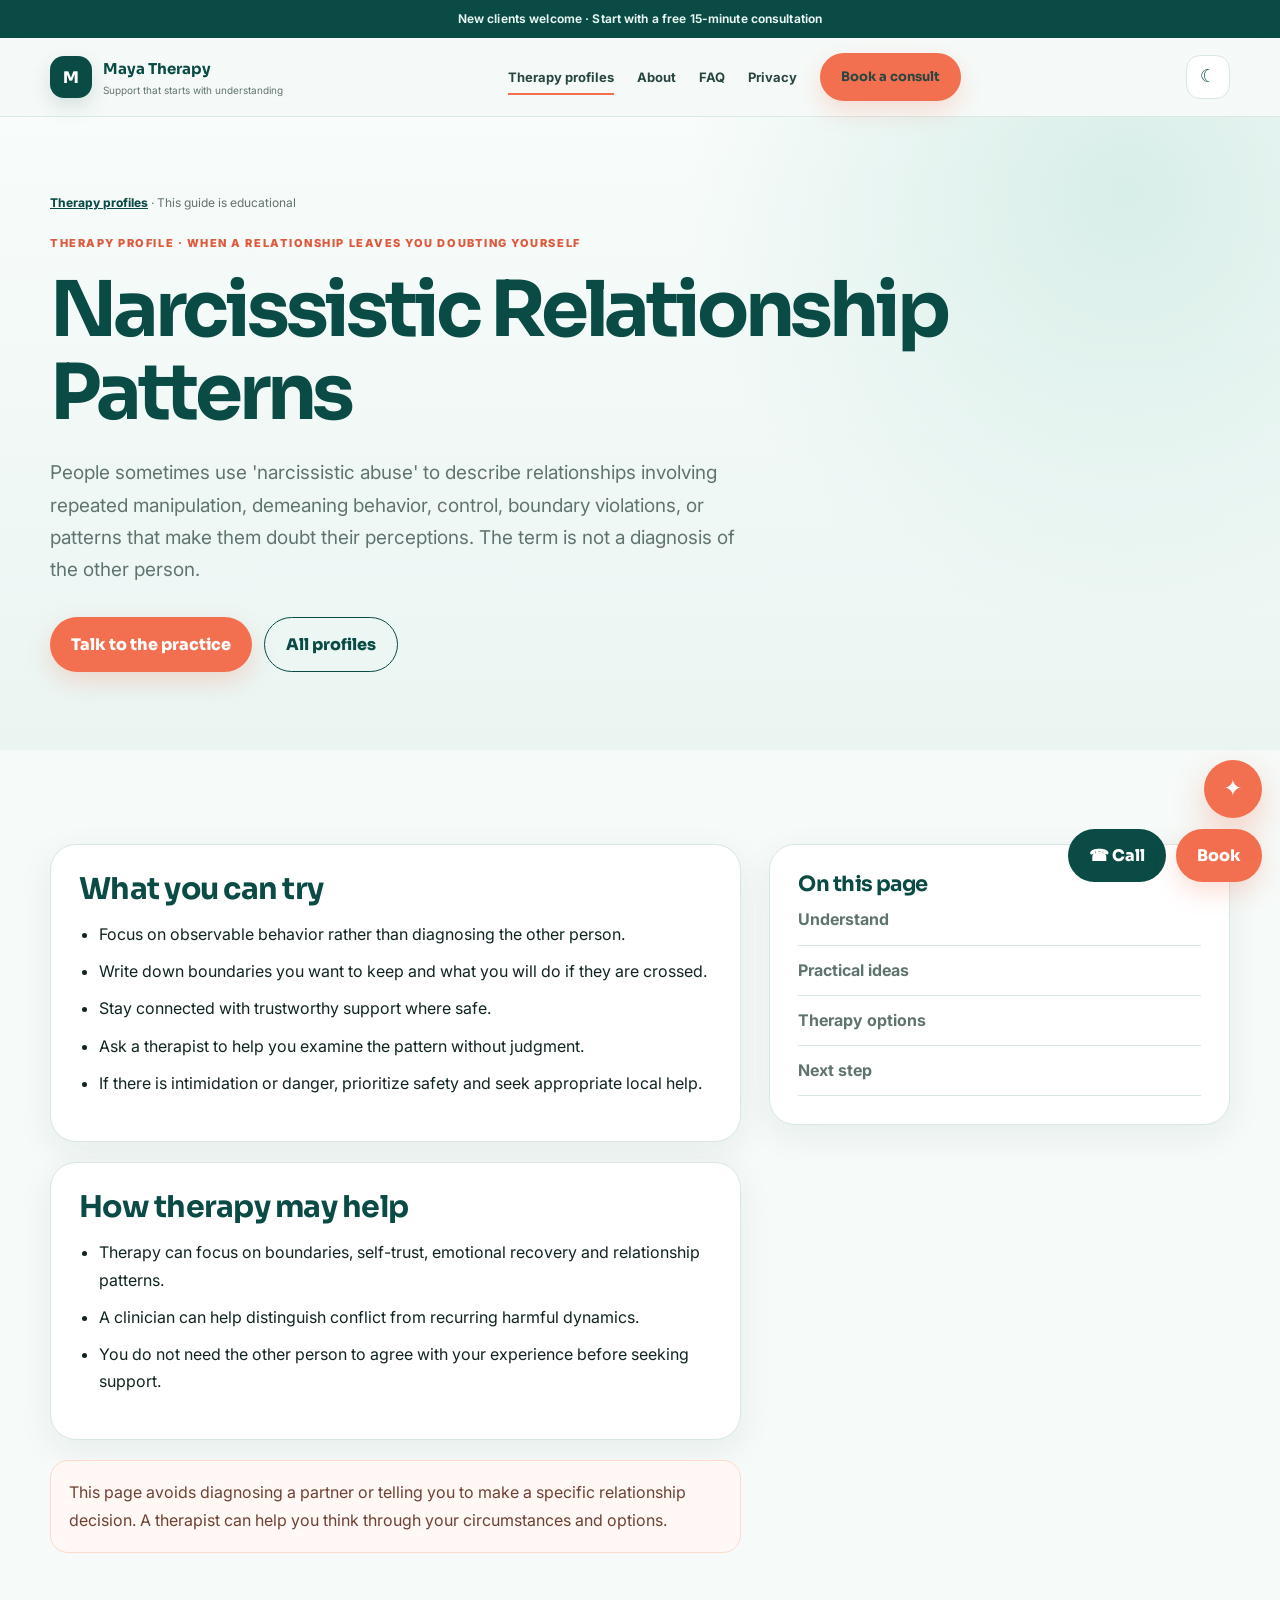
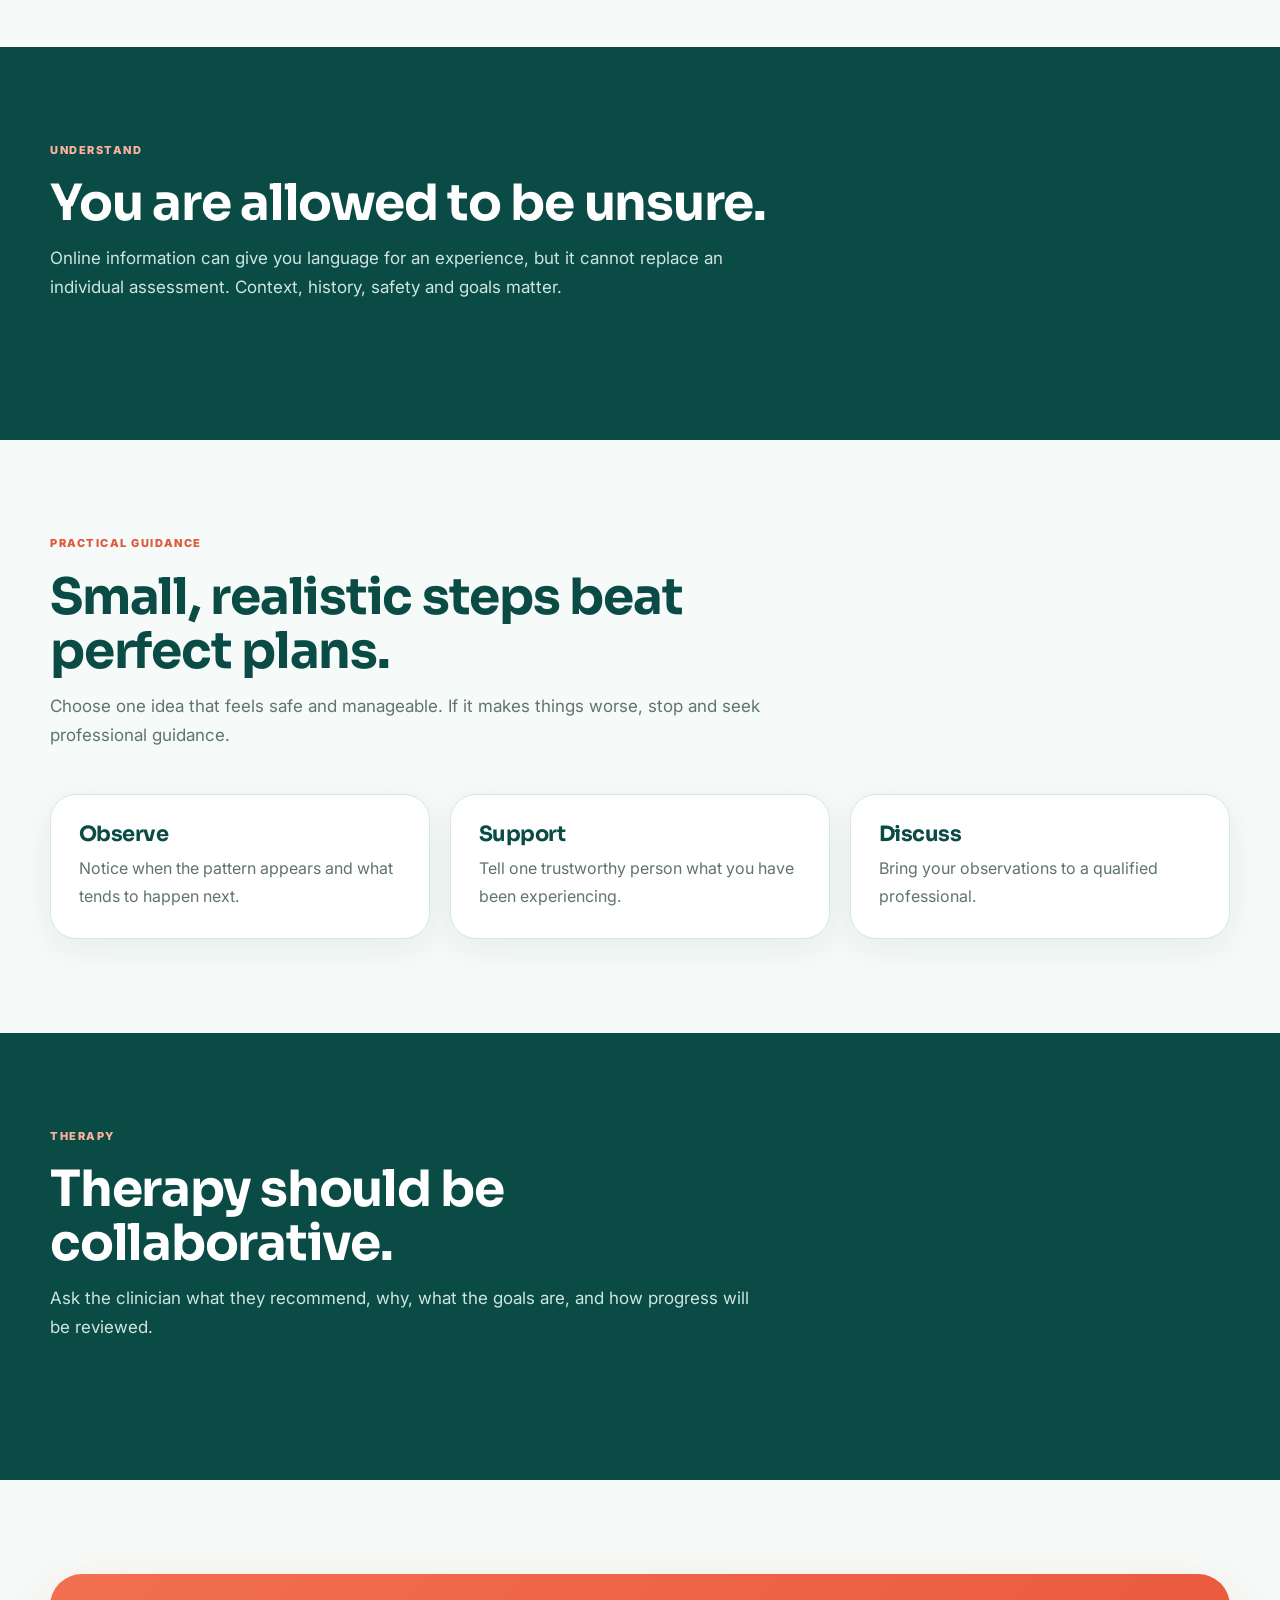
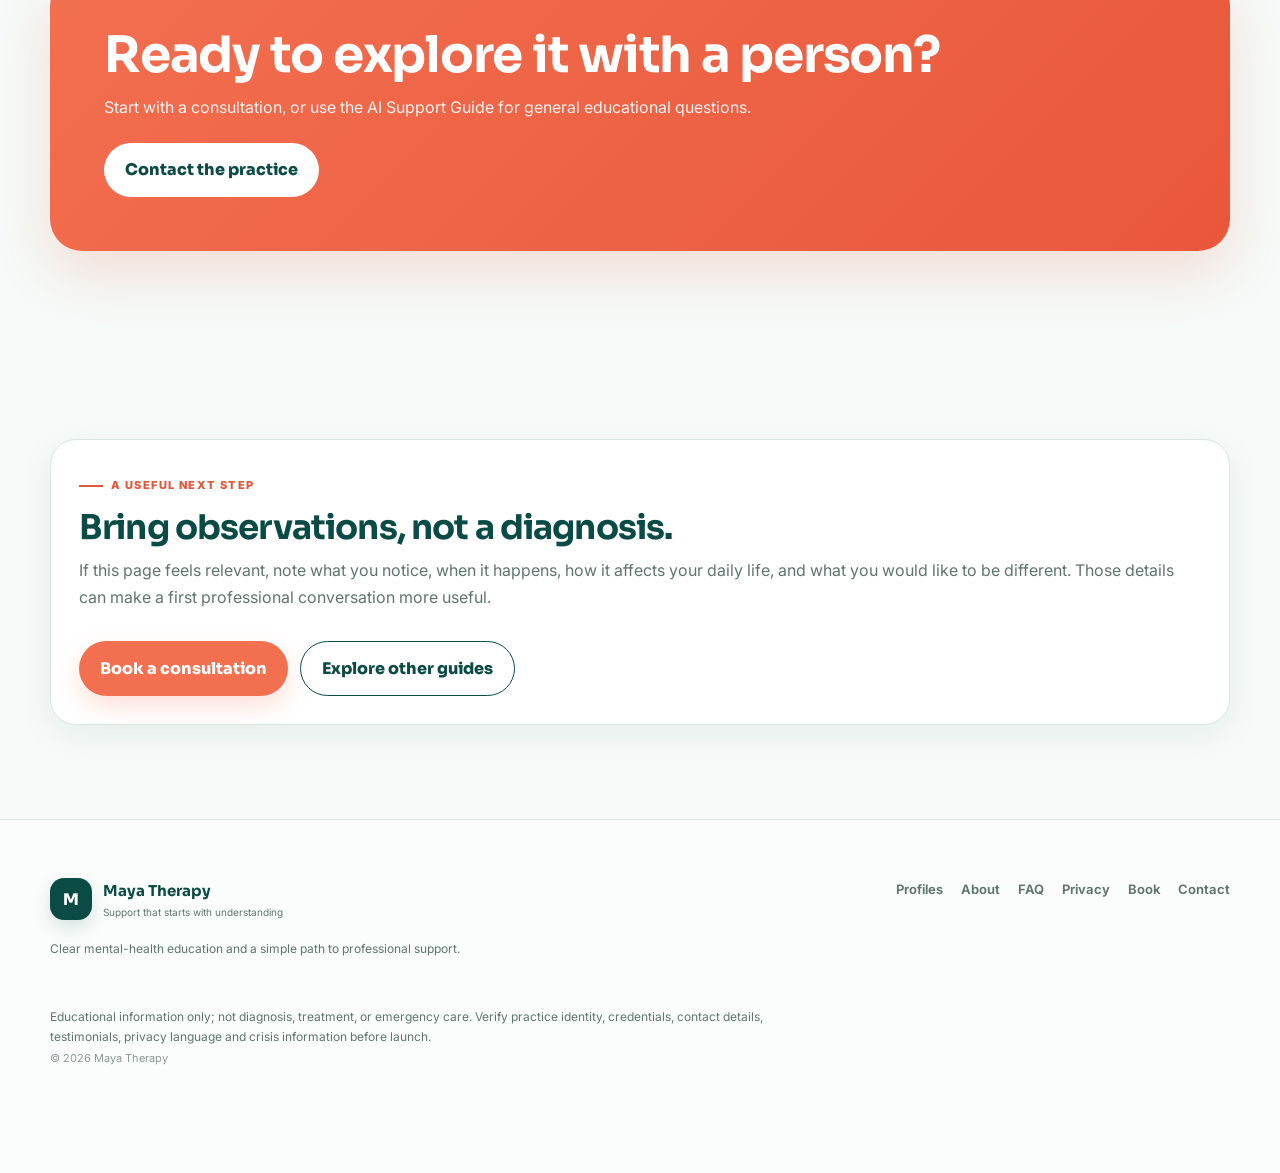
<file: profiles/narcissistic-abuse.html>
<!doctype html><html lang="en"><head><meta charset="utf-8"><meta name="viewport" content="width=device-width,initial-scale=1">
<title>Narcissistic Relationship Patterns — Maya Therapy</title><meta name="description" content="Maya Therapy — clear mental-health education and therapy support."><meta name="robots" content="index,follow"><meta name="theme-color" content="#0b4a45">
<link rel="canonical" href="https://YOUR-DOMAIN.com/profiles/narcissistic-abuse.html"><meta property="og:type" content="website"><meta property="og:title" content="Narcissistic Relationship Patterns — Maya Therapy"><meta property="og:description" content="Maya Therapy — clear mental-health education and therapy support."><meta property="og:url" content="https://YOUR-DOMAIN.com/profiles/narcissistic-abuse.html"><meta property="og:image" content="https://YOUR-DOMAIN.com/assets/therapist-ai.png">
<link rel="preconnect" href="https://fonts.googleapis.com"><link href="https://fonts.googleapis.com/css2?family=Inter:wght@400;500;600;700;800&family=Sora:wght@600;700;800&display=swap" rel="stylesheet"><link rel="stylesheet" href="/assets/styles.css"></head><body>
<a class="skip" href="#main">Skip to content</a><div class="topbar">New clients welcome · Start with a free 15-minute consultation</div>
<header><div class="wrap nav"><a class="brand" href="/"><span class="mark">M</span><span><strong>Maya Therapy</strong><small>Support that starts with understanding</small></span></a>
<nav class="links"><a href="/profiles.html" class="active">Therapy profiles</a>
<a href="/about.html" class="">About</a>
<a href="/faq.html" class="">FAQ</a>
<a href="/privacy.html" class="">Privacy</a>
<a class="btn primary" href="/booking.html">Book a consult</a></nav><button class="theme-toggle" type="button" data-theme-toggle aria-label="Switch to dark mode" aria-pressed="false" title="Switch to dark mode"><span class="theme-icon" aria-hidden="true">☾</span></button><button class="menu" aria-label="Open navigation">☰</button></div></header>
<main id="main"><section class="hero"><div class="wrap"><div class="breadcrumb"><a href="/profiles.html">Therapy profiles</a> · This guide is educational</div><div class="eyebrow">Therapy profile · When a relationship leaves you doubting yourself</div><h1>Narcissistic Relationship Patterns</h1><p class="lead">People sometimes use 'narcissistic abuse' to describe relationships involving repeated manipulation, demeaning behavior, control, boundary violations, or patterns that make them doubt their perceptions. The term is not a diagnosis of the other person.</p><div class="actions"><a class="btn primary" href="/contact.html">Talk to the practice</a><a class="btn ghost" href="/profiles.html">All profiles</a></div></div></section><section><div class="wrap profile-grid"><div><div class="card"><h2 style="font-size:30px">What you can try</h2><ul class="checklist"><li>Focus on observable behavior rather than diagnosing the other person.</li><li>Write down boundaries you want to keep and what you will do if they are crossed.</li><li>Stay connected with trustworthy support where safe.</li><li>Ask a therapist to help you examine the pattern without judgment.</li><li>If there is intimidation or danger, prioritize safety and seek appropriate local help.</li></ul></div><div class="card" style="margin-top:20px"><h2 style="font-size:30px">How therapy may help</h2><ul class="checklist"><li>Therapy can focus on boundaries, self-trust, emotional recovery and relationship patterns.</li><li>A clinician can help distinguish conflict from recurring harmful dynamics.</li><li>You do not need the other person to agree with your experience before seeking support.</li></ul></div><div class="notice" style="margin-top:20px">This page avoids diagnosing a partner or telling you to make a specific relationship decision. A therapist can help you think through your circumstances and options.</div></div><aside class="toc card"><h3>On this page</h3><a href="#understand">Understand</a><a href="#try">Practical ideas</a><a href="#therapy">Therapy options</a><a href="#next">Next step</a></aside></div></section><section id="understand" class="band"><div class="wrap"><div class="section-head"><div class="eyebrow" style="color:#ffb19f">Understand</div><h2>You are allowed to be unsure.</h2><p>Online information can give you language for an experience, but it cannot replace an individual assessment. Context, history, safety and goals matter.</p></div></div></section><section id="try"><div class="wrap"><div class="section-head"><div class="eyebrow">Practical guidance</div><h2>Small, realistic steps beat perfect plans.</h2><p>Choose one idea that feels safe and manageable. If it makes things worse, stop and seek professional guidance.</p></div><div class="grid-3"><div class="card"><h3>Observe</h3><p>Notice when the pattern appears and what tends to happen next.</p></div><div class="card"><h3>Support</h3><p>Tell one trustworthy person what you have been experiencing.</p></div><div class="card"><h3>Discuss</h3><p>Bring your observations to a qualified professional.</p></div></div></div></section><section id="therapy" class="band"><div class="wrap"><div class="section-head"><div class="eyebrow" style="color:#ffb19f">Therapy</div><h2>Therapy should be collaborative.</h2><p>Ask the clinician what they recommend, why, what the goals are, and how progress will be reviewed.</p></div></div></section><section id="next"><div class="wrap"><div class="cta"><h2>Ready to explore it with a person?</h2><p>Start with a consultation, or use the AI Support Guide for general educational questions.</p><a class="btn" href="/contact.html">Contact the practice</a></div></div></section><section><div class="wrap"><div class="card"><div class="section-kicker">A useful next step</div><h2 style="font-size:34px">Bring observations, not a diagnosis.</h2><p style="color:var(--muted);margin-top:10px">If this page feels relevant, note what you notice, when it happens, how it affects your daily life, and what you would like to be different. Those details can make a first professional conversation more useful.</p><div class="actions"><a class="btn primary" href="/booking.html">Book a consultation</a><a class="btn ghost" href="/profiles.html">Explore other guides</a></div></div></div></section></main>
<button class="ai-launch">✦</button><div class="ai-panel" aria-label="AI Support Guide"><div class="ai-head"><div><strong>AI Support Guide</strong><div style="font-size:11px;opacity:.8">Educational conversation</div></div><button class="ai-close" aria-label="Close AI Support Guide">×</button></div>
<div class="ai-messages"><div class="msg bot">Hi. I can explain the therapy guides, help you prepare for a first appointment, or answer general questions. I’m not a therapist, diagnosis service, or crisis service.</div></div>
<div class="ai-prompts"><button data-prompt="How do I prepare for a first therapy appointment?">First appointment</button><button data-prompt="What is the difference between anxiety and everyday stress?">Anxiety vs stress</button><button data-prompt="How can I set healthier boundaries?">Boundaries</button></div>
<div class="ai-input"><input aria-label="Ask the AI Support Guide" placeholder="Ask a general question…"><button>Send</button></div><div class="ai-note">Educational support only · Not diagnosis or emergency care</div></div>
<div class="sticky"><a class="btn call" href="tel:+13105550148">☎ Call</a><a class="btn primary" href="/booking.html">Book</a></div>
<footer><div class="wrap foot"><div><a class="brand" href="/"><span class="mark">M</span><span><strong>Maya Therapy</strong><small>Support that starts with understanding</small></span></a><p>Clear mental-health education and a simple path to professional support.</p></div>
<div class="footlinks"><a href="/profiles.html">Profiles</a><a href="/about.html">About</a><a href="/faq.html">FAQ</a><a href="/privacy.html">Privacy</a><a href="/booking.html">Book</a><a href="/contact.html">Contact</a></div>
<p>Educational information only; not diagnosis, treatment, or emergency care. Verify practice identity, credentials, contact details, testimonials, privacy language and crisis information before launch.<br><span class="footer-meta">© <span data-year></span> Maya Therapy</span></p></div></footer><script src="/assets/app.js"></script></body></html>
</file>
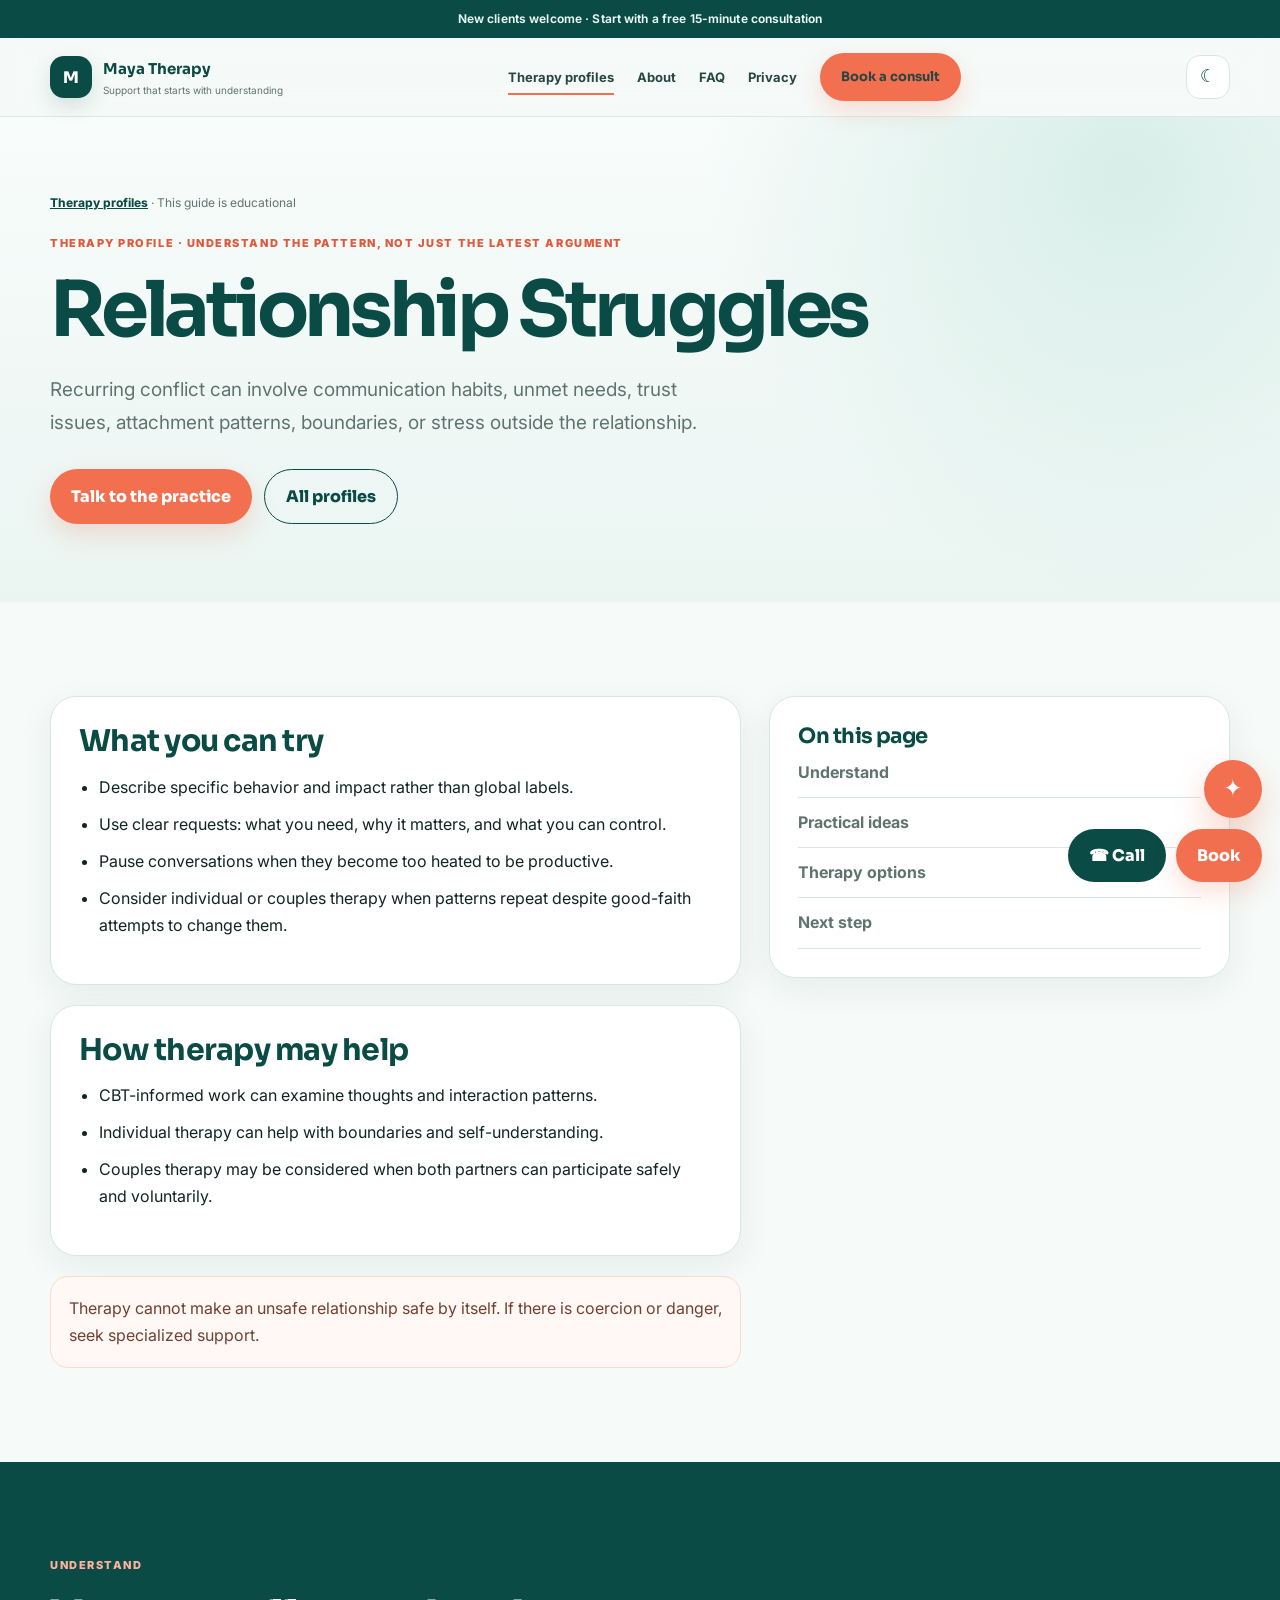
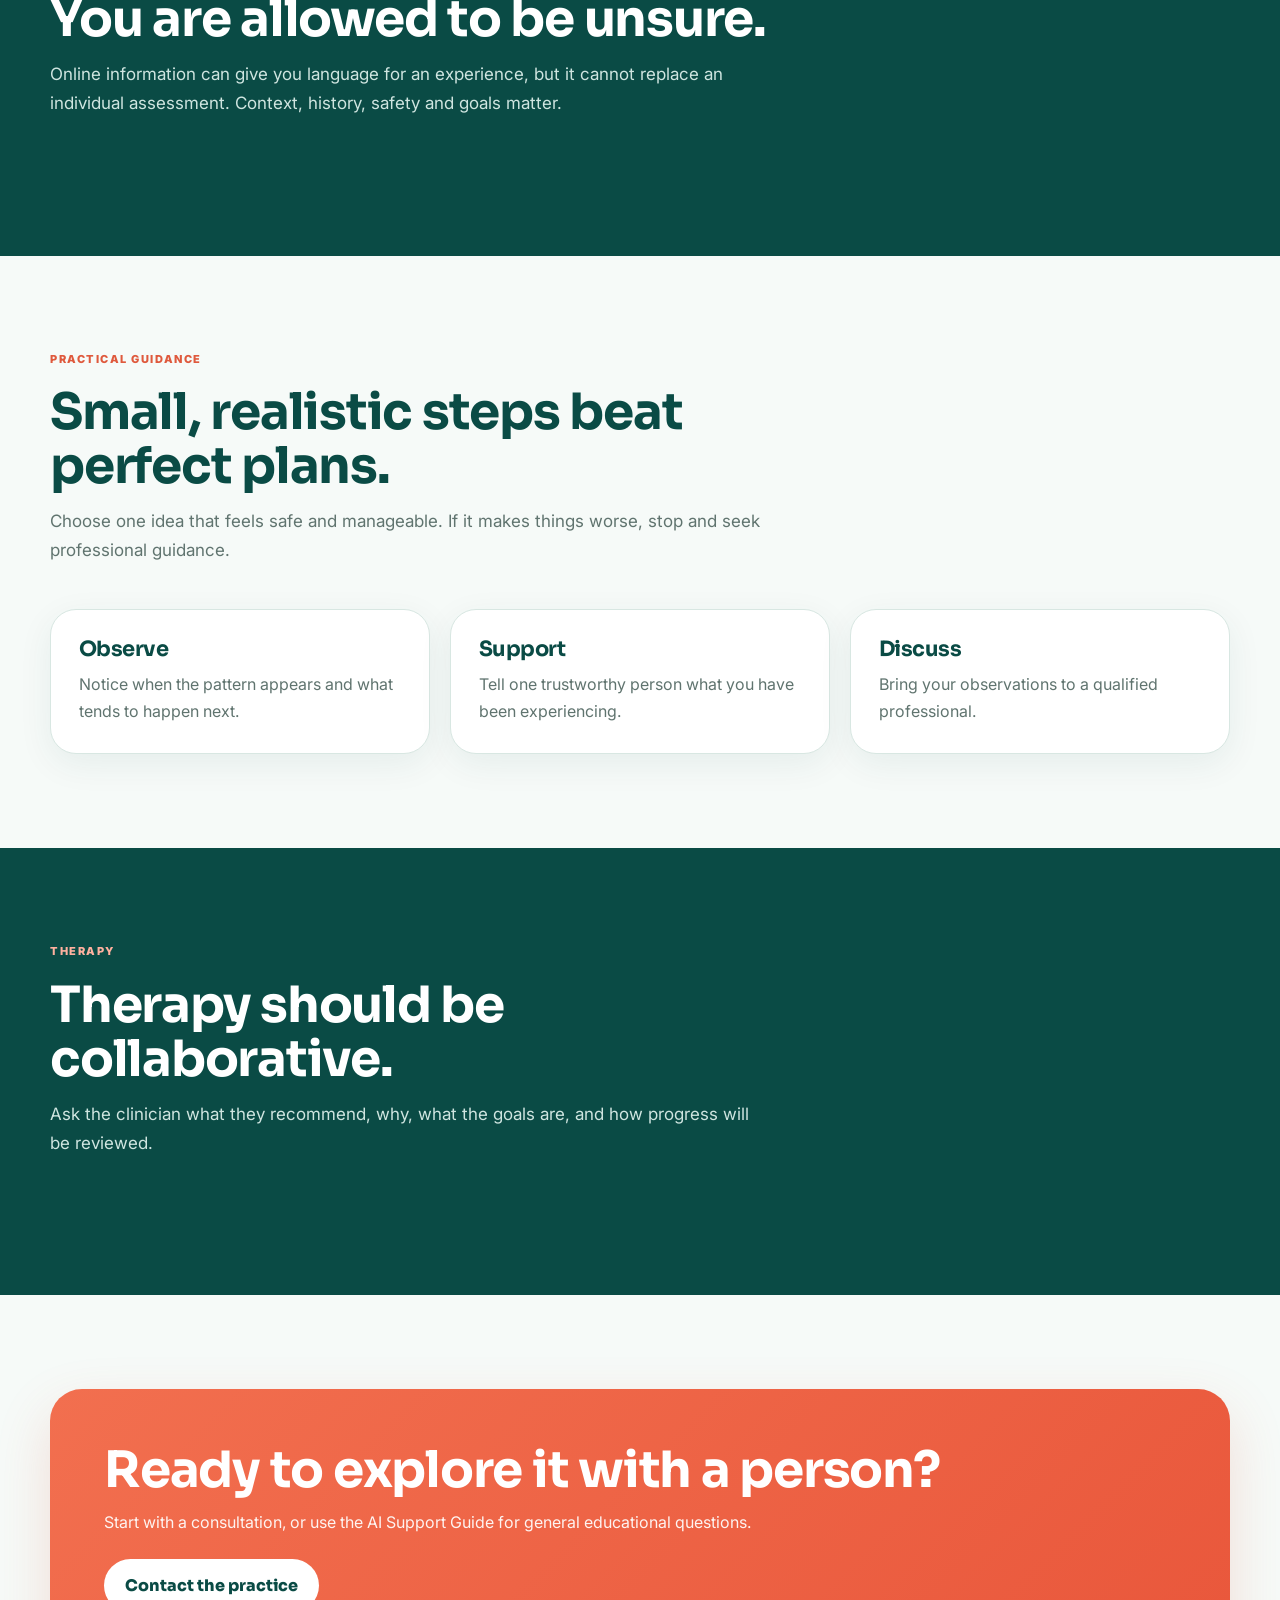
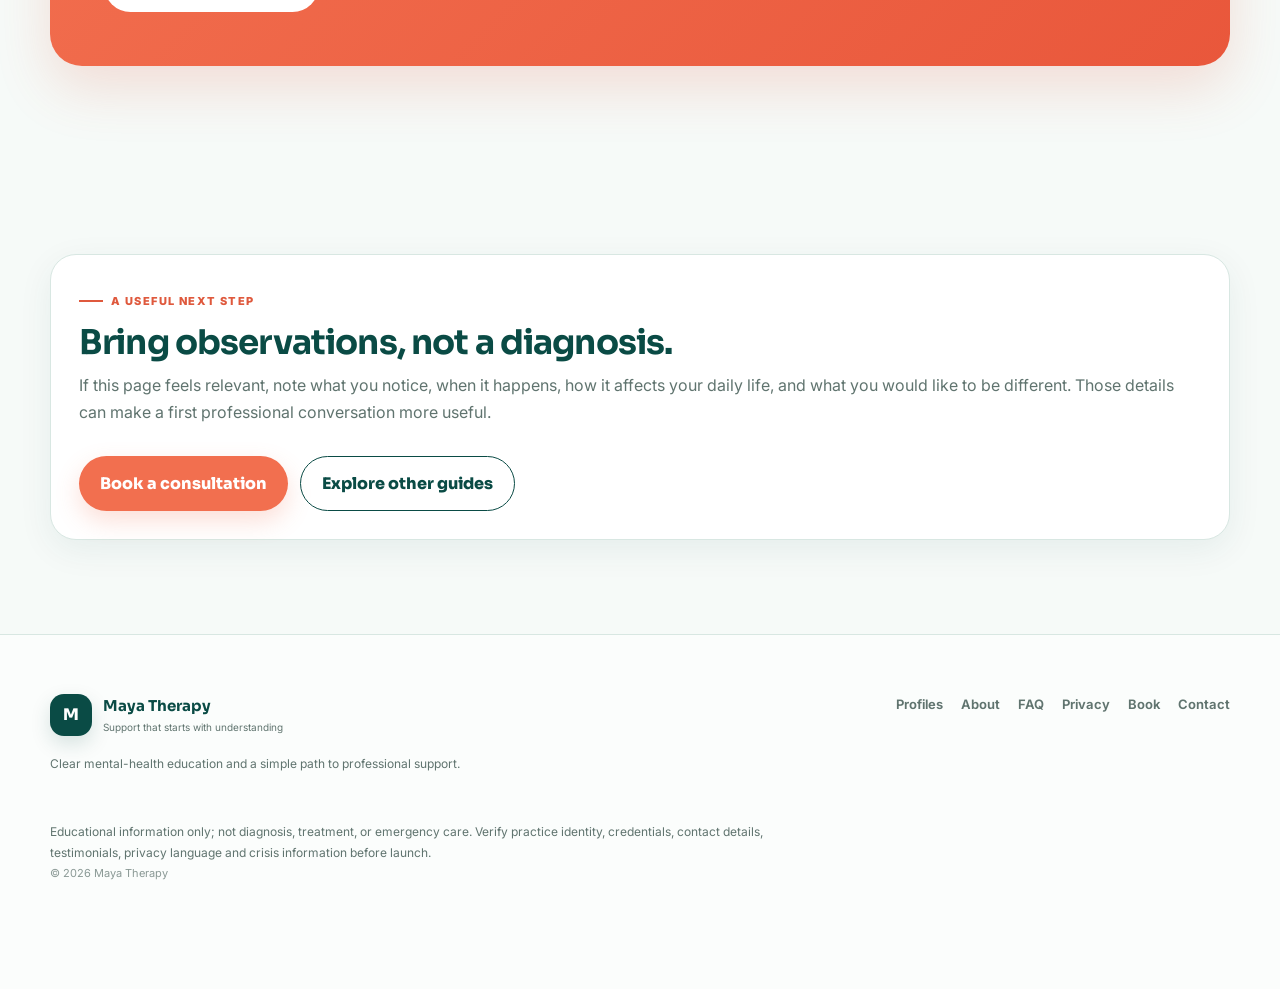
<file: profiles/relationships.html>
<!doctype html><html lang="en"><head><meta charset="utf-8"><meta name="viewport" content="width=device-width,initial-scale=1">
<title>Relationship Struggles — Maya Therapy</title><meta name="description" content="Maya Therapy — clear mental-health education and therapy support."><meta name="robots" content="index,follow"><meta name="theme-color" content="#0b4a45">
<link rel="canonical" href="https://YOUR-DOMAIN.com/profiles/relationships.html"><meta property="og:type" content="website"><meta property="og:title" content="Relationship Struggles — Maya Therapy"><meta property="og:description" content="Maya Therapy — clear mental-health education and therapy support."><meta property="og:url" content="https://YOUR-DOMAIN.com/profiles/relationships.html"><meta property="og:image" content="https://YOUR-DOMAIN.com/assets/therapist-ai.png">
<link rel="preconnect" href="https://fonts.googleapis.com"><link href="https://fonts.googleapis.com/css2?family=Inter:wght@400;500;600;700;800&family=Sora:wght@600;700;800&display=swap" rel="stylesheet"><link rel="stylesheet" href="/assets/styles.css"></head><body>
<a class="skip" href="#main">Skip to content</a><div class="topbar">New clients welcome · Start with a free 15-minute consultation</div>
<header><div class="wrap nav"><a class="brand" href="/"><span class="mark">M</span><span><strong>Maya Therapy</strong><small>Support that starts with understanding</small></span></a>
<nav class="links"><a href="/profiles.html" class="active">Therapy profiles</a>
<a href="/about.html" class="">About</a>
<a href="/faq.html" class="">FAQ</a>
<a href="/privacy.html" class="">Privacy</a>
<a class="btn primary" href="/booking.html">Book a consult</a></nav><button class="theme-toggle" type="button" data-theme-toggle aria-label="Switch to dark mode" aria-pressed="false" title="Switch to dark mode"><span class="theme-icon" aria-hidden="true">☾</span></button><button class="menu" aria-label="Open navigation">☰</button></div></header>
<main id="main"><section class="hero"><div class="wrap"><div class="breadcrumb"><a href="/profiles.html">Therapy profiles</a> · This guide is educational</div><div class="eyebrow">Therapy profile · Understand the pattern, not just the latest argument</div><h1>Relationship Struggles</h1><p class="lead">Recurring conflict can involve communication habits, unmet needs, trust issues, attachment patterns, boundaries, or stress outside the relationship.</p><div class="actions"><a class="btn primary" href="/contact.html">Talk to the practice</a><a class="btn ghost" href="/profiles.html">All profiles</a></div></div></section><section><div class="wrap profile-grid"><div><div class="card"><h2 style="font-size:30px">What you can try</h2><ul class="checklist"><li>Describe specific behavior and impact rather than global labels.</li><li>Use clear requests: what you need, why it matters, and what you can control.</li><li>Pause conversations when they become too heated to be productive.</li><li>Consider individual or couples therapy when patterns repeat despite good-faith attempts to change them.</li></ul></div><div class="card" style="margin-top:20px"><h2 style="font-size:30px">How therapy may help</h2><ul class="checklist"><li>CBT-informed work can examine thoughts and interaction patterns.</li><li>Individual therapy can help with boundaries and self-understanding.</li><li>Couples therapy may be considered when both partners can participate safely and voluntarily.</li></ul></div><div class="notice" style="margin-top:20px">Therapy cannot make an unsafe relationship safe by itself. If there is coercion or danger, seek specialized support.</div></div><aside class="toc card"><h3>On this page</h3><a href="#understand">Understand</a><a href="#try">Practical ideas</a><a href="#therapy">Therapy options</a><a href="#next">Next step</a></aside></div></section><section id="understand" class="band"><div class="wrap"><div class="section-head"><div class="eyebrow" style="color:#ffb19f">Understand</div><h2>You are allowed to be unsure.</h2><p>Online information can give you language for an experience, but it cannot replace an individual assessment. Context, history, safety and goals matter.</p></div></div></section><section id="try"><div class="wrap"><div class="section-head"><div class="eyebrow">Practical guidance</div><h2>Small, realistic steps beat perfect plans.</h2><p>Choose one idea that feels safe and manageable. If it makes things worse, stop and seek professional guidance.</p></div><div class="grid-3"><div class="card"><h3>Observe</h3><p>Notice when the pattern appears and what tends to happen next.</p></div><div class="card"><h3>Support</h3><p>Tell one trustworthy person what you have been experiencing.</p></div><div class="card"><h3>Discuss</h3><p>Bring your observations to a qualified professional.</p></div></div></div></section><section id="therapy" class="band"><div class="wrap"><div class="section-head"><div class="eyebrow" style="color:#ffb19f">Therapy</div><h2>Therapy should be collaborative.</h2><p>Ask the clinician what they recommend, why, what the goals are, and how progress will be reviewed.</p></div></div></section><section id="next"><div class="wrap"><div class="cta"><h2>Ready to explore it with a person?</h2><p>Start with a consultation, or use the AI Support Guide for general educational questions.</p><a class="btn" href="/contact.html">Contact the practice</a></div></div></section><section><div class="wrap"><div class="card"><div class="section-kicker">A useful next step</div><h2 style="font-size:34px">Bring observations, not a diagnosis.</h2><p style="color:var(--muted);margin-top:10px">If this page feels relevant, note what you notice, when it happens, how it affects your daily life, and what you would like to be different. Those details can make a first professional conversation more useful.</p><div class="actions"><a class="btn primary" href="/booking.html">Book a consultation</a><a class="btn ghost" href="/profiles.html">Explore other guides</a></div></div></div></section></main>
<button class="ai-launch">✦</button><div class="ai-panel" aria-label="AI Support Guide"><div class="ai-head"><div><strong>AI Support Guide</strong><div style="font-size:11px;opacity:.8">Educational conversation</div></div><button class="ai-close" aria-label="Close AI Support Guide">×</button></div>
<div class="ai-messages"><div class="msg bot">Hi. I can explain the therapy guides, help you prepare for a first appointment, or answer general questions. I’m not a therapist, diagnosis service, or crisis service.</div></div>
<div class="ai-prompts"><button data-prompt="How do I prepare for a first therapy appointment?">First appointment</button><button data-prompt="What is the difference between anxiety and everyday stress?">Anxiety vs stress</button><button data-prompt="How can I set healthier boundaries?">Boundaries</button></div>
<div class="ai-input"><input aria-label="Ask the AI Support Guide" placeholder="Ask a general question…"><button>Send</button></div><div class="ai-note">Educational support only · Not diagnosis or emergency care</div></div>
<div class="sticky"><a class="btn call" href="tel:+13105550148">☎ Call</a><a class="btn primary" href="/booking.html">Book</a></div>
<footer><div class="wrap foot"><div><a class="brand" href="/"><span class="mark">M</span><span><strong>Maya Therapy</strong><small>Support that starts with understanding</small></span></a><p>Clear mental-health education and a simple path to professional support.</p></div>
<div class="footlinks"><a href="/profiles.html">Profiles</a><a href="/about.html">About</a><a href="/faq.html">FAQ</a><a href="/privacy.html">Privacy</a><a href="/booking.html">Book</a><a href="/contact.html">Contact</a></div>
<p>Educational information only; not diagnosis, treatment, or emergency care. Verify practice identity, credentials, contact details, testimonials, privacy language and crisis information before launch.<br><span class="footer-meta">© <span data-year></span> Maya Therapy</span></p></div></footer><script src="/assets/app.js"></script></body></html>
</file>
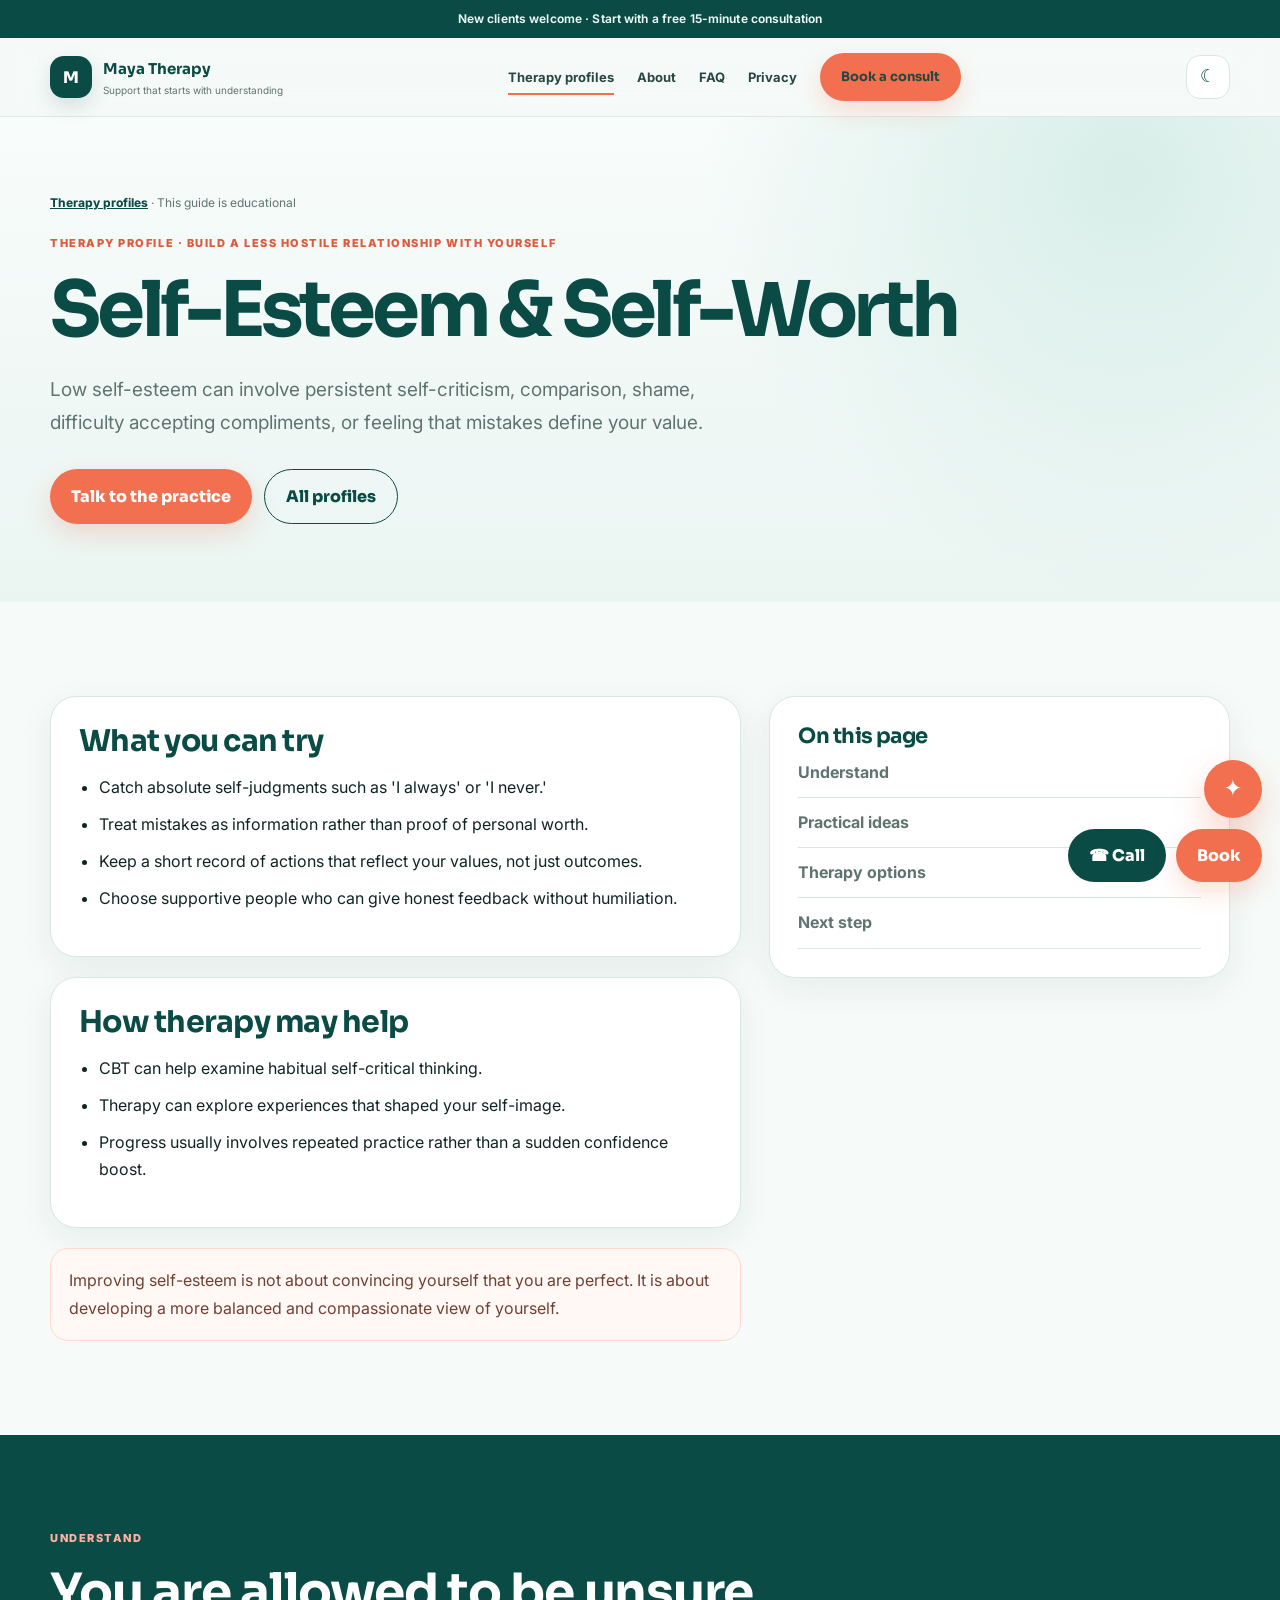
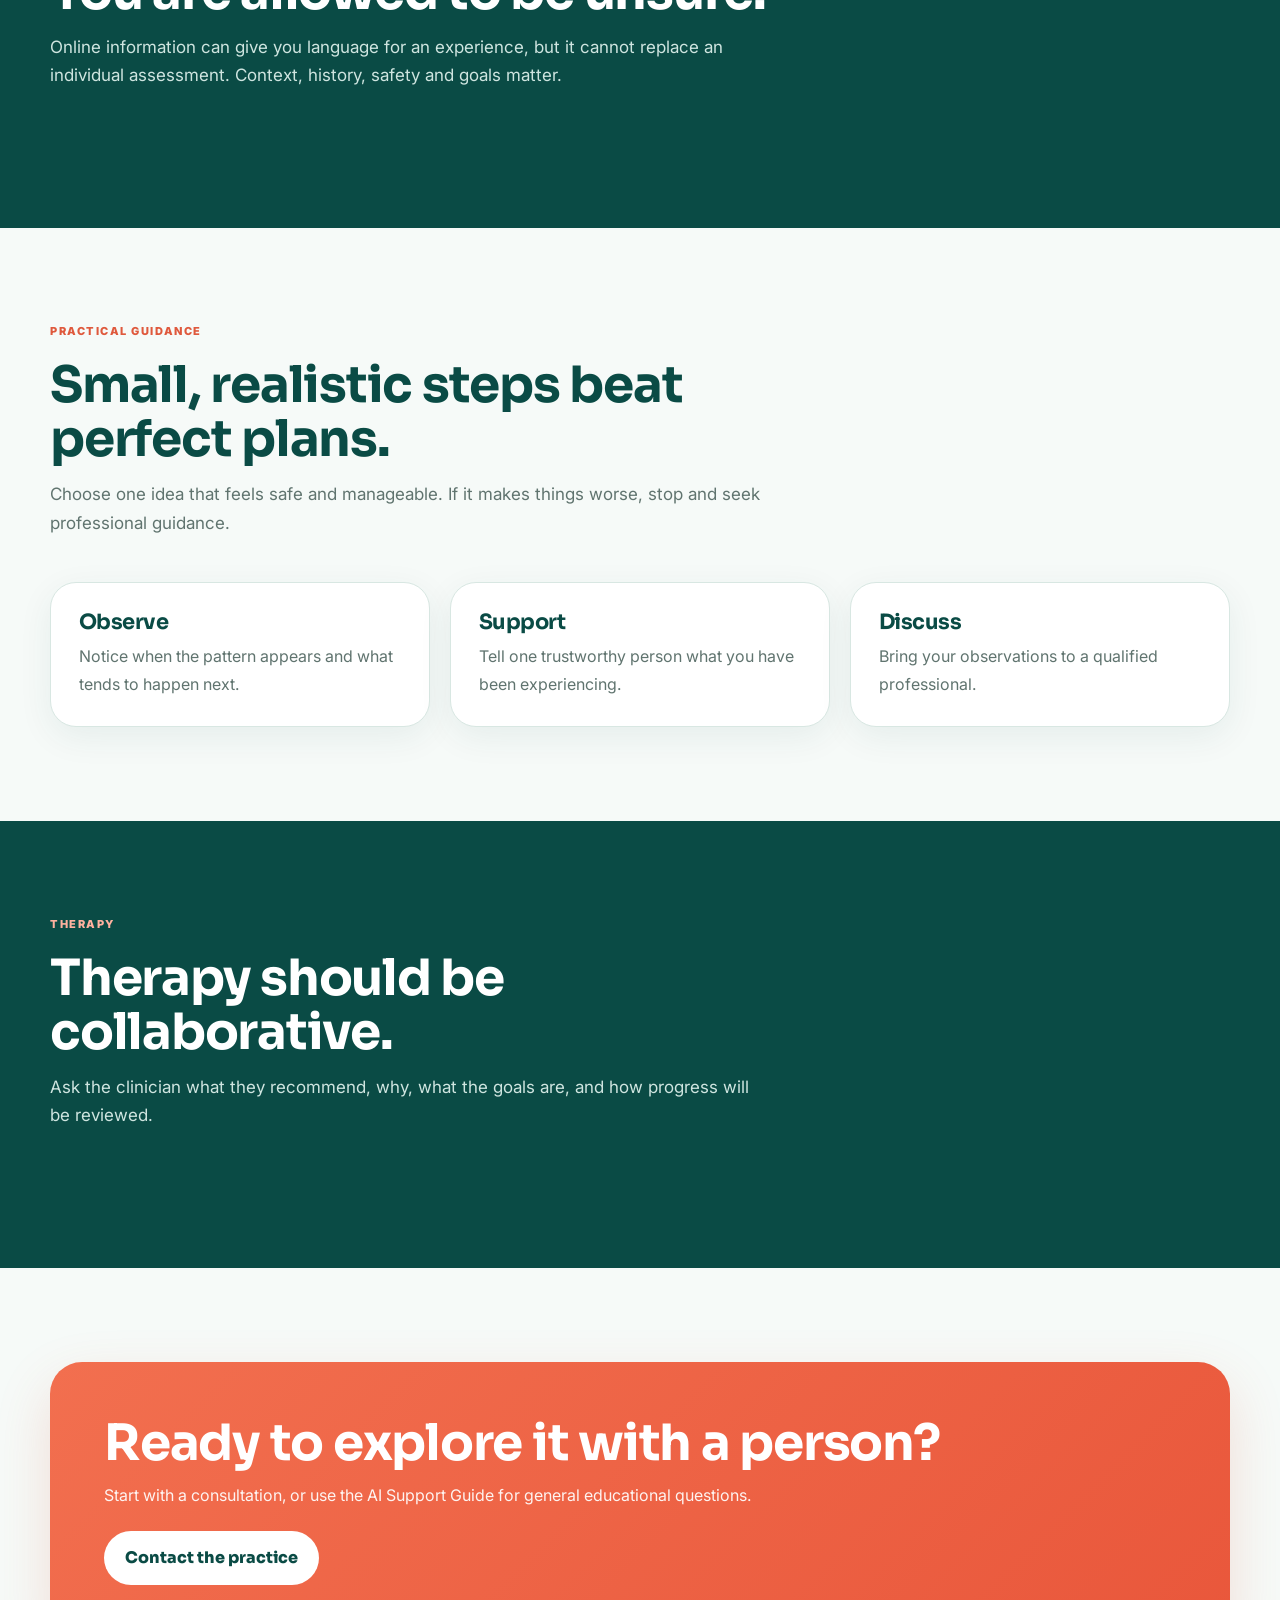
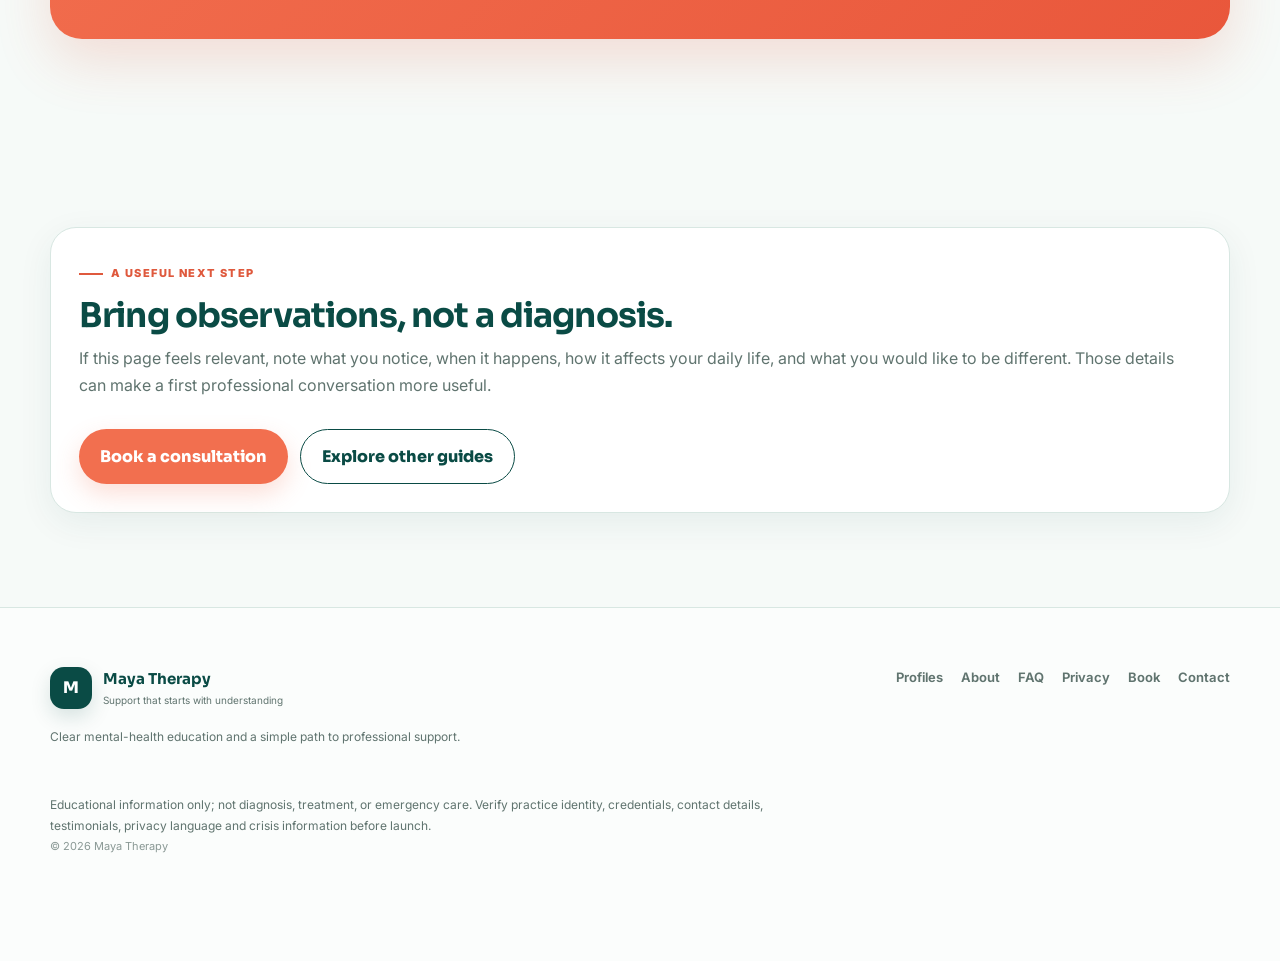
<file: profiles/self-esteem.html>
<!doctype html><html lang="en"><head><meta charset="utf-8"><meta name="viewport" content="width=device-width,initial-scale=1">
<title>Self-Esteem & Self-Worth — Maya Therapy</title><meta name="description" content="Maya Therapy — clear mental-health education and therapy support."><meta name="robots" content="index,follow"><meta name="theme-color" content="#0b4a45">
<link rel="canonical" href="https://YOUR-DOMAIN.com/profiles/self-esteem.html"><meta property="og:type" content="website"><meta property="og:title" content="Self-Esteem & Self-Worth — Maya Therapy"><meta property="og:description" content="Maya Therapy — clear mental-health education and therapy support."><meta property="og:url" content="https://YOUR-DOMAIN.com/profiles/self-esteem.html"><meta property="og:image" content="https://YOUR-DOMAIN.com/assets/therapist-ai.png">
<link rel="preconnect" href="https://fonts.googleapis.com"><link href="https://fonts.googleapis.com/css2?family=Inter:wght@400;500;600;700;800&family=Sora:wght@600;700;800&display=swap" rel="stylesheet"><link rel="stylesheet" href="/assets/styles.css"></head><body>
<a class="skip" href="#main">Skip to content</a><div class="topbar">New clients welcome · Start with a free 15-minute consultation</div>
<header><div class="wrap nav"><a class="brand" href="/"><span class="mark">M</span><span><strong>Maya Therapy</strong><small>Support that starts with understanding</small></span></a>
<nav class="links"><a href="/profiles.html" class="active">Therapy profiles</a>
<a href="/about.html" class="">About</a>
<a href="/faq.html" class="">FAQ</a>
<a href="/privacy.html" class="">Privacy</a>
<a class="btn primary" href="/booking.html">Book a consult</a></nav><button class="theme-toggle" type="button" data-theme-toggle aria-label="Switch to dark mode" aria-pressed="false" title="Switch to dark mode"><span class="theme-icon" aria-hidden="true">☾</span></button><button class="menu" aria-label="Open navigation">☰</button></div></header>
<main id="main"><section class="hero"><div class="wrap"><div class="breadcrumb"><a href="/profiles.html">Therapy profiles</a> · This guide is educational</div><div class="eyebrow">Therapy profile · Build a less hostile relationship with yourself</div><h1>Self-Esteem & Self-Worth</h1><p class="lead">Low self-esteem can involve persistent self-criticism, comparison, shame, difficulty accepting compliments, or feeling that mistakes define your value.</p><div class="actions"><a class="btn primary" href="/contact.html">Talk to the practice</a><a class="btn ghost" href="/profiles.html">All profiles</a></div></div></section><section><div class="wrap profile-grid"><div><div class="card"><h2 style="font-size:30px">What you can try</h2><ul class="checklist"><li>Catch absolute self-judgments such as 'I always' or 'I never.'</li><li>Treat mistakes as information rather than proof of personal worth.</li><li>Keep a short record of actions that reflect your values, not just outcomes.</li><li>Choose supportive people who can give honest feedback without humiliation.</li></ul></div><div class="card" style="margin-top:20px"><h2 style="font-size:30px">How therapy may help</h2><ul class="checklist"><li>CBT can help examine habitual self-critical thinking.</li><li>Therapy can explore experiences that shaped your self-image.</li><li>Progress usually involves repeated practice rather than a sudden confidence boost.</li></ul></div><div class="notice" style="margin-top:20px">Improving self-esteem is not about convincing yourself that you are perfect. It is about developing a more balanced and compassionate view of yourself.</div></div><aside class="toc card"><h3>On this page</h3><a href="#understand">Understand</a><a href="#try">Practical ideas</a><a href="#therapy">Therapy options</a><a href="#next">Next step</a></aside></div></section><section id="understand" class="band"><div class="wrap"><div class="section-head"><div class="eyebrow" style="color:#ffb19f">Understand</div><h2>You are allowed to be unsure.</h2><p>Online information can give you language for an experience, but it cannot replace an individual assessment. Context, history, safety and goals matter.</p></div></div></section><section id="try"><div class="wrap"><div class="section-head"><div class="eyebrow">Practical guidance</div><h2>Small, realistic steps beat perfect plans.</h2><p>Choose one idea that feels safe and manageable. If it makes things worse, stop and seek professional guidance.</p></div><div class="grid-3"><div class="card"><h3>Observe</h3><p>Notice when the pattern appears and what tends to happen next.</p></div><div class="card"><h3>Support</h3><p>Tell one trustworthy person what you have been experiencing.</p></div><div class="card"><h3>Discuss</h3><p>Bring your observations to a qualified professional.</p></div></div></div></section><section id="therapy" class="band"><div class="wrap"><div class="section-head"><div class="eyebrow" style="color:#ffb19f">Therapy</div><h2>Therapy should be collaborative.</h2><p>Ask the clinician what they recommend, why, what the goals are, and how progress will be reviewed.</p></div></div></section><section id="next"><div class="wrap"><div class="cta"><h2>Ready to explore it with a person?</h2><p>Start with a consultation, or use the AI Support Guide for general educational questions.</p><a class="btn" href="/contact.html">Contact the practice</a></div></div></section><section><div class="wrap"><div class="card"><div class="section-kicker">A useful next step</div><h2 style="font-size:34px">Bring observations, not a diagnosis.</h2><p style="color:var(--muted);margin-top:10px">If this page feels relevant, note what you notice, when it happens, how it affects your daily life, and what you would like to be different. Those details can make a first professional conversation more useful.</p><div class="actions"><a class="btn primary" href="/booking.html">Book a consultation</a><a class="btn ghost" href="/profiles.html">Explore other guides</a></div></div></div></section></main>
<button class="ai-launch">✦</button><div class="ai-panel" aria-label="AI Support Guide"><div class="ai-head"><div><strong>AI Support Guide</strong><div style="font-size:11px;opacity:.8">Educational conversation</div></div><button class="ai-close" aria-label="Close AI Support Guide">×</button></div>
<div class="ai-messages"><div class="msg bot">Hi. I can explain the therapy guides, help you prepare for a first appointment, or answer general questions. I’m not a therapist, diagnosis service, or crisis service.</div></div>
<div class="ai-prompts"><button data-prompt="How do I prepare for a first therapy appointment?">First appointment</button><button data-prompt="What is the difference between anxiety and everyday stress?">Anxiety vs stress</button><button data-prompt="How can I set healthier boundaries?">Boundaries</button></div>
<div class="ai-input"><input aria-label="Ask the AI Support Guide" placeholder="Ask a general question…"><button>Send</button></div><div class="ai-note">Educational support only · Not diagnosis or emergency care</div></div>
<div class="sticky"><a class="btn call" href="tel:+13105550148">☎ Call</a><a class="btn primary" href="/booking.html">Book</a></div>
<footer><div class="wrap foot"><div><a class="brand" href="/"><span class="mark">M</span><span><strong>Maya Therapy</strong><small>Support that starts with understanding</small></span></a><p>Clear mental-health education and a simple path to professional support.</p></div>
<div class="footlinks"><a href="/profiles.html">Profiles</a><a href="/about.html">About</a><a href="/faq.html">FAQ</a><a href="/privacy.html">Privacy</a><a href="/booking.html">Book</a><a href="/contact.html">Contact</a></div>
<p>Educational information only; not diagnosis, treatment, or emergency care. Verify practice identity, credentials, contact details, testimonials, privacy language and crisis information before launch.<br><span class="footer-meta">© <span data-year></span> Maya Therapy</span></p></div></footer><script src="/assets/app.js"></script></body></html>
</file>
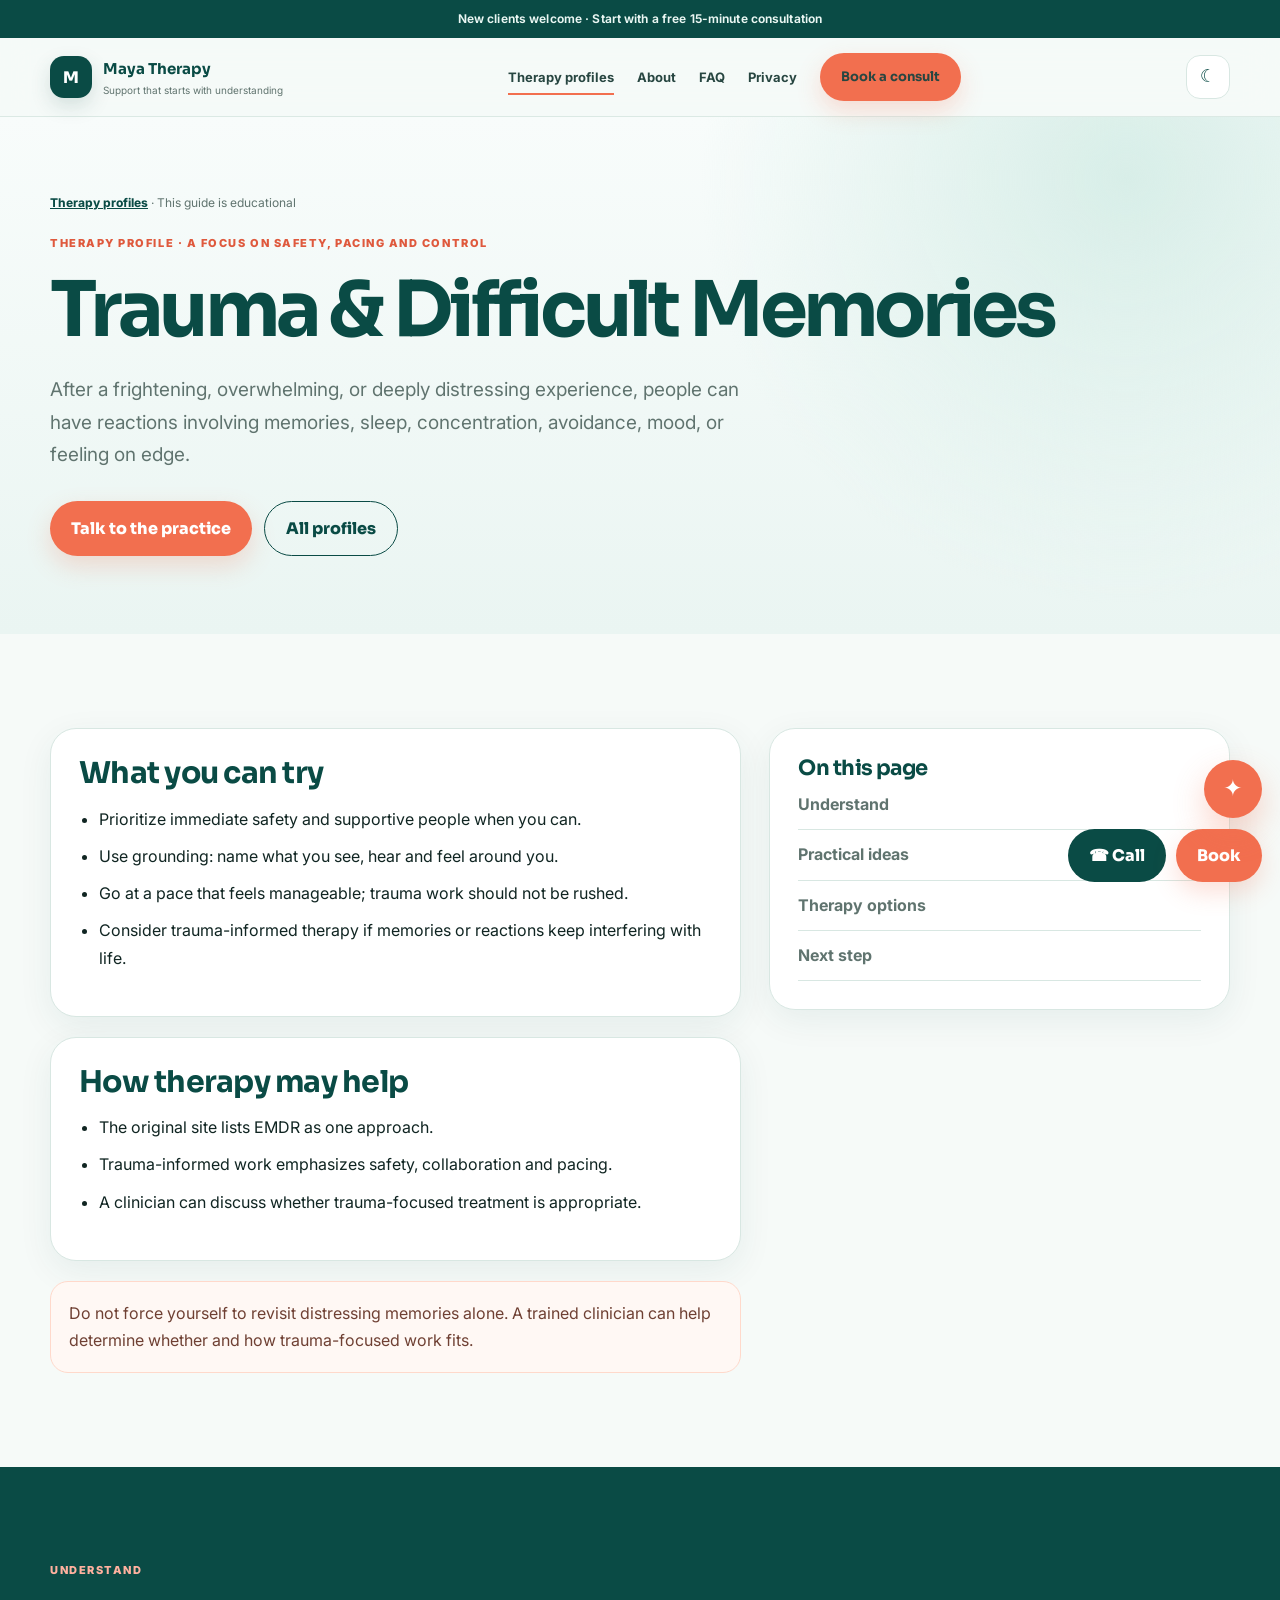
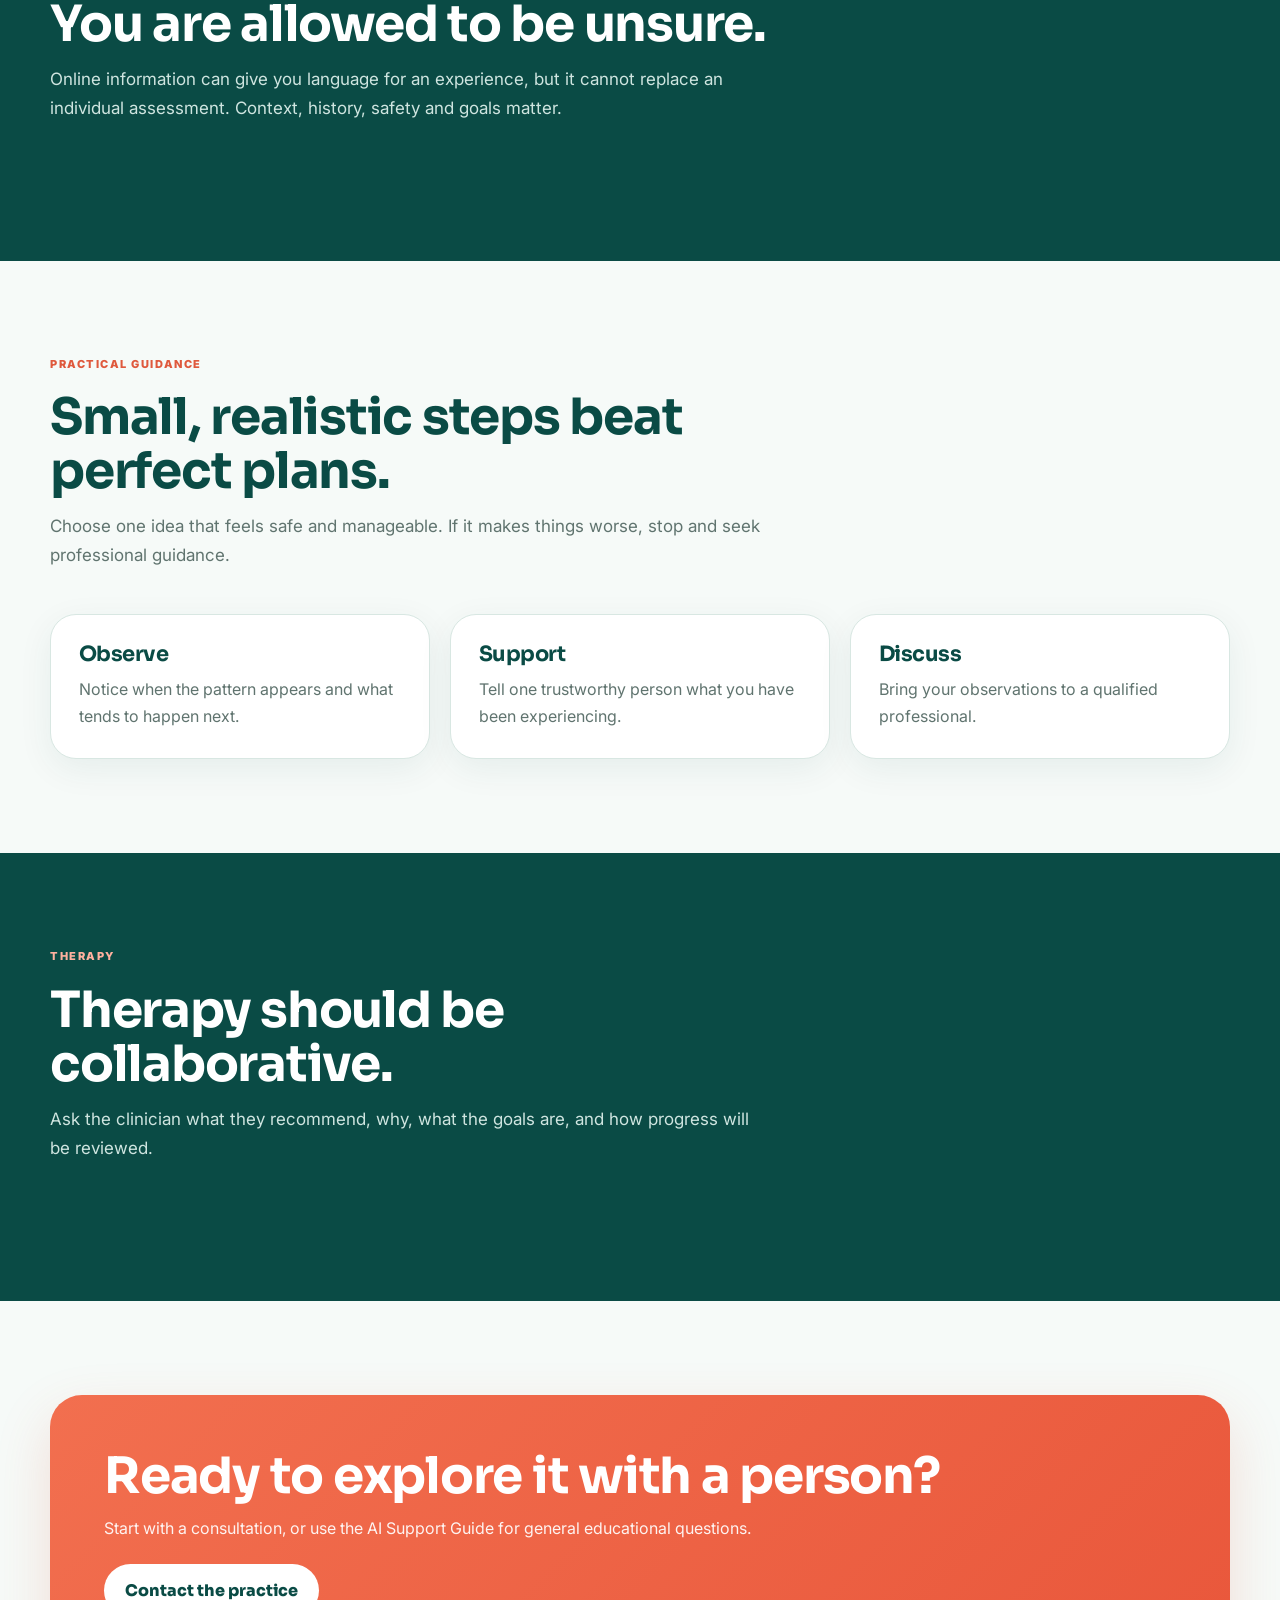
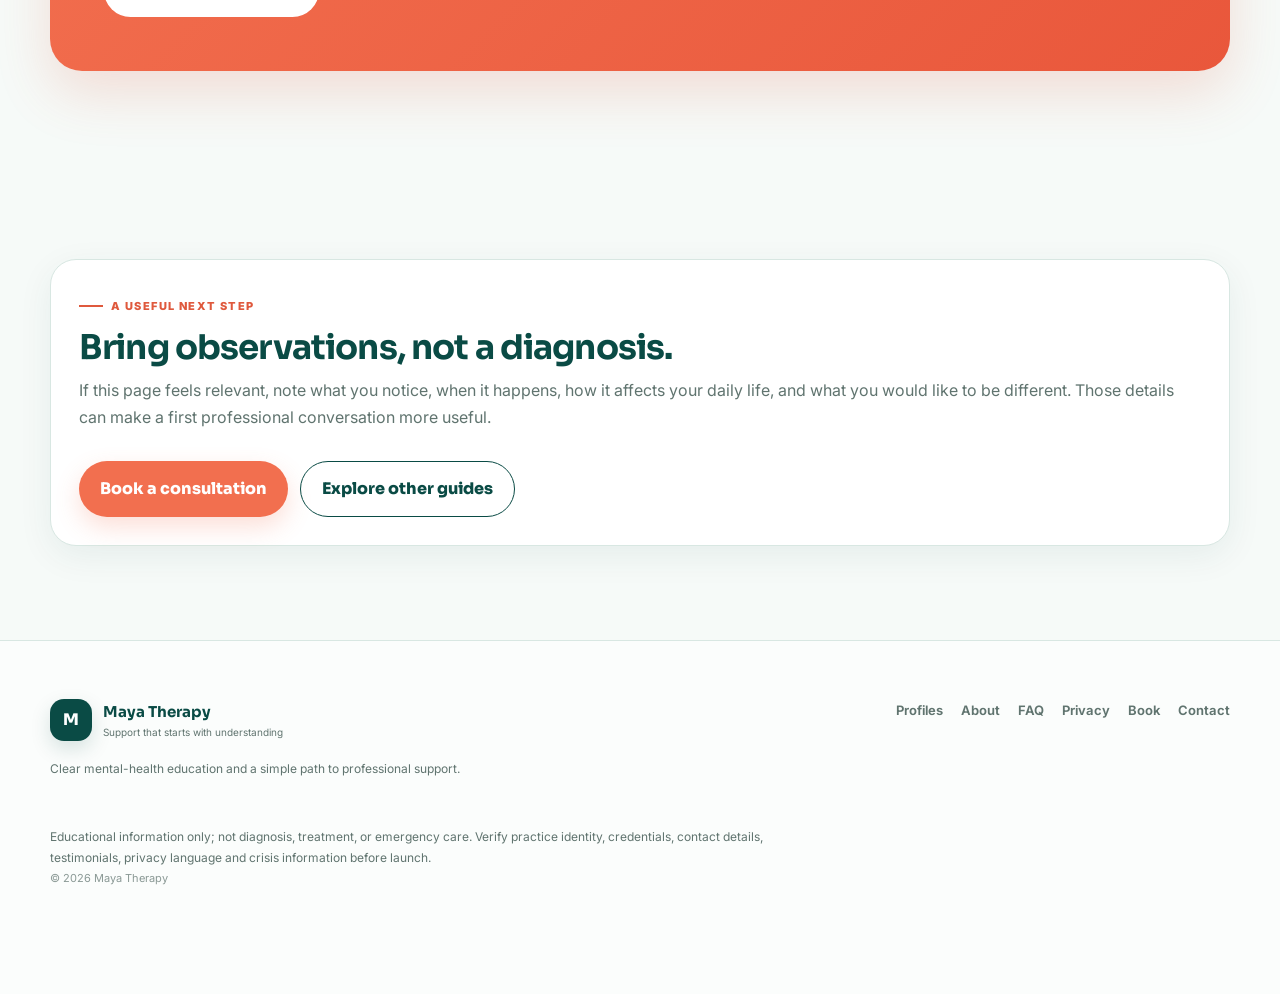
<file: profiles/trauma.html>
<!doctype html><html lang="en"><head><meta charset="utf-8"><meta name="viewport" content="width=device-width,initial-scale=1">
<title>Trauma & Difficult Memories — Maya Therapy</title><meta name="description" content="Maya Therapy — clear mental-health education and therapy support."><meta name="robots" content="index,follow"><meta name="theme-color" content="#0b4a45">
<link rel="canonical" href="https://YOUR-DOMAIN.com/profiles/trauma.html"><meta property="og:type" content="website"><meta property="og:title" content="Trauma & Difficult Memories — Maya Therapy"><meta property="og:description" content="Maya Therapy — clear mental-health education and therapy support."><meta property="og:url" content="https://YOUR-DOMAIN.com/profiles/trauma.html"><meta property="og:image" content="https://YOUR-DOMAIN.com/assets/therapist-ai.png">
<link rel="preconnect" href="https://fonts.googleapis.com"><link href="https://fonts.googleapis.com/css2?family=Inter:wght@400;500;600;700;800&family=Sora:wght@600;700;800&display=swap" rel="stylesheet"><link rel="stylesheet" href="/assets/styles.css"></head><body>
<a class="skip" href="#main">Skip to content</a><div class="topbar">New clients welcome · Start with a free 15-minute consultation</div>
<header><div class="wrap nav"><a class="brand" href="/"><span class="mark">M</span><span><strong>Maya Therapy</strong><small>Support that starts with understanding</small></span></a>
<nav class="links"><a href="/profiles.html" class="active">Therapy profiles</a>
<a href="/about.html" class="">About</a>
<a href="/faq.html" class="">FAQ</a>
<a href="/privacy.html" class="">Privacy</a>
<a class="btn primary" href="/booking.html">Book a consult</a></nav><button class="theme-toggle" type="button" data-theme-toggle aria-label="Switch to dark mode" aria-pressed="false" title="Switch to dark mode"><span class="theme-icon" aria-hidden="true">☾</span></button><button class="menu" aria-label="Open navigation">☰</button></div></header>
<main id="main"><section class="hero"><div class="wrap"><div class="breadcrumb"><a href="/profiles.html">Therapy profiles</a> · This guide is educational</div><div class="eyebrow">Therapy profile · A focus on safety, pacing and control</div><h1>Trauma & Difficult Memories</h1><p class="lead">After a frightening, overwhelming, or deeply distressing experience, people can have reactions involving memories, sleep, concentration, avoidance, mood, or feeling on edge.</p><div class="actions"><a class="btn primary" href="/contact.html">Talk to the practice</a><a class="btn ghost" href="/profiles.html">All profiles</a></div></div></section><section><div class="wrap profile-grid"><div><div class="card"><h2 style="font-size:30px">What you can try</h2><ul class="checklist"><li>Prioritize immediate safety and supportive people when you can.</li><li>Use grounding: name what you see, hear and feel around you.</li><li>Go at a pace that feels manageable; trauma work should not be rushed.</li><li>Consider trauma-informed therapy if memories or reactions keep interfering with life.</li></ul></div><div class="card" style="margin-top:20px"><h2 style="font-size:30px">How therapy may help</h2><ul class="checklist"><li>The original site lists EMDR as one approach.</li><li>Trauma-informed work emphasizes safety, collaboration and pacing.</li><li>A clinician can discuss whether trauma-focused treatment is appropriate.</li></ul></div><div class="notice" style="margin-top:20px">Do not force yourself to revisit distressing memories alone. A trained clinician can help determine whether and how trauma-focused work fits.</div></div><aside class="toc card"><h3>On this page</h3><a href="#understand">Understand</a><a href="#try">Practical ideas</a><a href="#therapy">Therapy options</a><a href="#next">Next step</a></aside></div></section><section id="understand" class="band"><div class="wrap"><div class="section-head"><div class="eyebrow" style="color:#ffb19f">Understand</div><h2>You are allowed to be unsure.</h2><p>Online information can give you language for an experience, but it cannot replace an individual assessment. Context, history, safety and goals matter.</p></div></div></section><section id="try"><div class="wrap"><div class="section-head"><div class="eyebrow">Practical guidance</div><h2>Small, realistic steps beat perfect plans.</h2><p>Choose one idea that feels safe and manageable. If it makes things worse, stop and seek professional guidance.</p></div><div class="grid-3"><div class="card"><h3>Observe</h3><p>Notice when the pattern appears and what tends to happen next.</p></div><div class="card"><h3>Support</h3><p>Tell one trustworthy person what you have been experiencing.</p></div><div class="card"><h3>Discuss</h3><p>Bring your observations to a qualified professional.</p></div></div></div></section><section id="therapy" class="band"><div class="wrap"><div class="section-head"><div class="eyebrow" style="color:#ffb19f">Therapy</div><h2>Therapy should be collaborative.</h2><p>Ask the clinician what they recommend, why, what the goals are, and how progress will be reviewed.</p></div></div></section><section id="next"><div class="wrap"><div class="cta"><h2>Ready to explore it with a person?</h2><p>Start with a consultation, or use the AI Support Guide for general educational questions.</p><a class="btn" href="/contact.html">Contact the practice</a></div></div></section><section><div class="wrap"><div class="card"><div class="section-kicker">A useful next step</div><h2 style="font-size:34px">Bring observations, not a diagnosis.</h2><p style="color:var(--muted);margin-top:10px">If this page feels relevant, note what you notice, when it happens, how it affects your daily life, and what you would like to be different. Those details can make a first professional conversation more useful.</p><div class="actions"><a class="btn primary" href="/booking.html">Book a consultation</a><a class="btn ghost" href="/profiles.html">Explore other guides</a></div></div></div></section></main>
<button class="ai-launch">✦</button><div class="ai-panel" aria-label="AI Support Guide"><div class="ai-head"><div><strong>AI Support Guide</strong><div style="font-size:11px;opacity:.8">Educational conversation</div></div><button class="ai-close" aria-label="Close AI Support Guide">×</button></div>
<div class="ai-messages"><div class="msg bot">Hi. I can explain the therapy guides, help you prepare for a first appointment, or answer general questions. I’m not a therapist, diagnosis service, or crisis service.</div></div>
<div class="ai-prompts"><button data-prompt="How do I prepare for a first therapy appointment?">First appointment</button><button data-prompt="What is the difference between anxiety and everyday stress?">Anxiety vs stress</button><button data-prompt="How can I set healthier boundaries?">Boundaries</button></div>
<div class="ai-input"><input aria-label="Ask the AI Support Guide" placeholder="Ask a general question…"><button>Send</button></div><div class="ai-note">Educational support only · Not diagnosis or emergency care</div></div>
<div class="sticky"><a class="btn call" href="tel:+13105550148">☎ Call</a><a class="btn primary" href="/booking.html">Book</a></div>
<footer><div class="wrap foot"><div><a class="brand" href="/"><span class="mark">M</span><span><strong>Maya Therapy</strong><small>Support that starts with understanding</small></span></a><p>Clear mental-health education and a simple path to professional support.</p></div>
<div class="footlinks"><a href="/profiles.html">Profiles</a><a href="/about.html">About</a><a href="/faq.html">FAQ</a><a href="/privacy.html">Privacy</a><a href="/booking.html">Book</a><a href="/contact.html">Contact</a></div>
<p>Educational information only; not diagnosis, treatment, or emergency care. Verify practice identity, credentials, contact details, testimonials, privacy language and crisis information before launch.<br><span class="footer-meta">© <span data-year></span> Maya Therapy</span></p></div></footer><script src="/assets/app.js"></script></body></html>
</file>
<file: assets/styles.css>
:root{
  --bg:#f6faf8;--surface:#ffffff;--surface-2:#eef7f4;--mint:#e5f2ee;
  --ink:#102522;--muted:#60746f;--teal:#0a4b45;--teal-2:#126c64;
  --coral:#f26f4f;--coral-2:#df593d;--line:#d8e7e2;--cream:#fffaf5;
  --shadow:0 24px 80px rgba(10,75,69,.13);--shadow-sm:0 10px 35px rgba(10,75,69,.07);
  --max:1180px;--radius:26px
}
*{box-sizing:border-box}
html{scroll-behavior:smooth}
body{margin:0;background:var(--bg);color:var(--ink);font:16px/1.7 Inter,system-ui,-apple-system,BlinkMacSystemFont,"Segoe UI",sans-serif;-webkit-font-smoothing:antialiased}
body.menu-open{overflow:hidden}
h1,h2,h3,h4{font-family:Sora,Inter,sans-serif;line-height:1.08;color:var(--teal);margin:0;letter-spacing:-.025em}
h1{font-size:clamp(44px,6vw,78px);letter-spacing:-.055em}
h2{font-size:clamp(32px,4vw,50px)}
h3{font-size:21px}
p{margin:0}
a{color:inherit}
button,input{font:inherit}
.wrap{width:min(var(--max),calc(100% - 40px));margin:auto}
.skip{position:absolute;left:14px;top:-80px;background:#fff;color:var(--teal);padding:10px 15px;border-radius:10px;z-index:1000}.skip:focus{top:14px}
.topbar{background:var(--teal);color:#eaf7f3;text-align:center;padding:9px 16px;font-size:12px;font-weight:650;letter-spacing:.01em}
header{position:sticky;top:0;z-index:100;background:rgba(246,250,248,.9);backdrop-filter:blur(18px);border-bottom:1px solid rgba(216,231,226,.9)}
.nav{height:78px;display:flex;align-items:center;justify-content:space-between;gap:24px}
.brand{display:flex;align-items:center;gap:11px;text-decoration:none;min-width:max-content}
.mark{width:42px;height:42px;border-radius:14px;background:var(--teal);display:grid;place-items:center;color:#fff;font-family:Sora;font-weight:800;box-shadow:0 8px 20px rgba(10,75,69,.15)}
.brand strong{font-family:Sora;color:var(--teal);display:block;font-size:15px}
.brand small{color:var(--muted);font-size:10px;display:block}
.links{display:flex;align-items:center;gap:23px}
.links a{text-decoration:none;font-weight:700;font-size:13px;color:#274641;position:relative}
.links a:not(.btn):after{content:"";position:absolute;left:0;right:100%;bottom:-7px;height:2px;background:var(--coral);transition:.2s}
.links a:not(.btn):hover:after,.links a.active:not(.btn):after{right:0}
.menu{display:none;background:#fff;border:1px solid var(--line);width:44px;height:44px;border-radius:13px;font-size:22px;color:var(--teal);cursor:pointer}
.btn{display:inline-flex;align-items:center;justify-content:center;border:0;border-radius:999px;padding:13px 21px;text-decoration:none;font-weight:800;font-family:Sora;cursor:pointer;transition:transform .18s,box-shadow .18s,background .18s;min-height:48px}
.btn:hover{transform:translateY(-2px)}
.btn:focus-visible,.menu:focus-visible,a:focus-visible,input:focus-visible,summary:focus-visible{outline:3px solid rgba(242,111,79,.35);outline-offset:3px}
.primary{background:var(--coral);color:#fff;box-shadow:0 10px 25px rgba(242,111,79,.22)}
.primary:hover{background:var(--coral-2)}
.dark{background:var(--teal);color:#fff}.ghost{border:1px solid var(--teal);color:var(--teal);background:transparent}
.eyebrow{color:var(--coral-2);font-weight:850;text-transform:uppercase;letter-spacing:.14em;font-size:11px;margin-bottom:17px}
.hero{padding:76px 0 78px;background:radial-gradient(circle at 88% 12%,#d8eee8 0,transparent 35%),linear-gradient(180deg,#f8fcfb,#eaf5f2);overflow:hidden}
.hero-grid{display:grid;grid-template-columns:1.02fr .98fr;gap:70px;align-items:center}
.lead{font-size:19px;color:var(--muted);max-width:690px;margin-top:22px}
.actions{display:flex;gap:12px;flex-wrap:wrap;margin-top:30px}
.trust{display:flex;gap:9px;flex-wrap:wrap;margin-top:22px}.pill{border:1px solid var(--line);background:rgba(255,255,255,.82);border-radius:999px;padding:7px 12px;font-size:12px;color:var(--muted);font-weight:750}
.hero-card{min-height:540px;border-radius:36px;background:linear-gradient(145deg,#126c64,#082f2c);position:relative;overflow:hidden;box-shadow:var(--shadow);padding:28px;display:flex;align-items:flex-end}
.hero-photo{position:absolute;inset:0;width:100%;height:100%;object-fit:cover;object-position:center;filter:saturate(.9)}
.hero-card:after{content:"";position:absolute;inset:0;background:linear-gradient(180deg,rgba(8,47,44,.03),rgba(8,47,44,.82))}
.hero-initial{position:absolute;inset:0;display:grid;place-items:center;color:rgba(255,255,255,.11);font:900 170px Sora}
.ai-photo-label{position:absolute;z-index:3;top:18px;left:18px;right:18px;color:#fff;background:rgba(8,47,44,.56);backdrop-filter:blur(10px);border:1px solid rgba(255,255,255,.18);border-radius:13px;padding:8px 11px;font-size:10px;line-height:1.4}
.profile-float{position:relative;z-index:3;background:rgba(255,255,255,.13);backdrop-filter:blur(15px);border:1px solid rgba(255,255,255,.18);border-radius:20px;padding:18px;color:#fff;width:100%;box-shadow:0 15px 35px rgba(0,0,0,.12)}
.profile-float strong{font:700 18px Sora}.profile-float span{display:block;color:#d8ece8;font-size:13px;margin-top:4px}
.section-kicker{display:inline-flex;align-items:center;gap:8px;color:var(--coral-2);font-size:11px;font-weight:850;text-transform:uppercase;letter-spacing:.13em;margin-bottom:15px}
.section-kicker:before{content:"";width:24px;height:2px;background:currentColor}
section{padding:94px 0}
.section-head{max-width:720px;margin-bottom:44px}.section-head p{color:var(--muted);font-size:17px;margin-top:14px}.center{text-align:center;margin-left:auto;margin-right:auto}
.grid-3{display:grid;grid-template-columns:repeat(3,1fr);gap:20px}.grid-2{display:grid;grid-template-columns:repeat(2,1fr);gap:20px}
.card{background:var(--surface);border:1px solid var(--line);border-radius:var(--radius);padding:28px;box-shadow:var(--shadow-sm);transition:transform .2s,box-shadow .2s,border-color .2s}
.card p{color:var(--muted);margin-top:10px}.card:hover{box-shadow:var(--shadow);transform:translateY(-4px);border-color:#c5ded7}
.card-link{text-decoration:none;display:block}.card-link h3{margin-top:0}.card-link .arrow{display:inline-flex;margin-top:18px;color:var(--teal);font-weight:850;font-size:13px}
.icon{width:50px;height:50px;border-radius:16px;background:var(--mint);display:grid;place-items:center;font-size:22px;margin-bottom:18px;color:var(--teal)}
.band{background:var(--teal);color:#fff}.band h2,.band h3{color:#fff}.band p{color:#cfe5e0}
.band .card{background:rgba(255,255,255,.07);border-color:rgba(255,255,255,.12);box-shadow:none}.band .card p{color:#cfe5e0}
.split{display:grid;grid-template-columns:.9fr 1.1fr;gap:70px;align-items:center}.visual-card{background:linear-gradient(145deg,#e5f2ee,#fff);border:1px solid var(--line);border-radius:34px;padding:34px;min-height:360px;display:flex;align-items:flex-end;position:relative;overflow:hidden}.visual-card:before{content:"";position:absolute;width:260px;height:260px;border-radius:50%;background:#cfe8e1;right:-70px;top:-70px}.visual-card:after{content:"";position:absolute;width:170px;height:170px;border-radius:50%;background:#f8d9ce;left:-70px;bottom:-70px}
.process{display:grid;grid-template-columns:repeat(3,1fr);gap:0;border:1px solid var(--line);border-radius:28px;overflow:hidden;background:#fff;box-shadow:var(--shadow-sm)}.step{padding:32px;border-right:1px solid var(--line)}.step:last-child{border-right:0}.step-num{width:34px;height:34px;border-radius:50%;background:var(--teal);color:#fff;display:grid;place-items:center;font-weight:850;font-size:13px;margin-bottom:18px}
.finder{background:#fff;border:1px solid var(--line);border-radius:30px;padding:30px;box-shadow:var(--shadow-sm)}.finder-grid{display:grid;grid-template-columns:1fr 1fr;gap:16px}.finder button{width:100%;text-align:left;background:var(--surface-2);border:1px solid transparent;border-radius:18px;padding:17px;cursor:pointer;color:var(--ink);font-weight:750}.finder button:hover,.finder button.selected{border-color:var(--teal);background:#fff}.finder-result{margin-top:20px;padding:18px;border-radius:18px;background:var(--cream);border:1px solid #f0ddd4;display:none}.finder-result.show{display:block}.finder-result strong{color:var(--teal)}
.profile-grid{display:grid;grid-template-columns:1.2fr .8fr;gap:28px;align-items:start}.toc{position:sticky;top:100px}.toc a{display:block;padding:11px 0;border-bottom:1px solid var(--line);text-decoration:none;font-weight:700;color:var(--muted)}.toc a:hover{color:var(--teal)}
.checklist{padding-left:20px}.checklist li{margin:10px 0}.notice{background:#fff8f4;border:1px solid #ffd9cb;border-radius:18px;padding:18px;color:#6f4033}
.cta{background:linear-gradient(135deg,var(--coral),#e9573b);color:#fff;border-radius:32px;padding:54px;box-shadow:0 22px 55px rgba(223,89,61,.18)}.cta h2{color:#fff}.cta p{color:#fff;opacity:.92;margin-top:12px}.cta .btn{margin-top:22px;background:#fff;color:var(--teal)}
.faq details{border-bottom:1px solid var(--line);padding:21px 0}.faq summary{cursor:pointer;font:700 17px Sora;color:var(--teal);list-style:none}.faq summary::-webkit-details-marker{display:none}.faq summary:after{content:"+";float:right;font-size:22px}.faq details[open] summary:after{content:"−"}.faq details p{color:var(--muted);margin-top:12px}
.search-box{display:flex;gap:10px;margin-bottom:28px}.search-box input{width:100%;border:1px solid var(--line);border-radius:15px;background:#fff;padding:14px 16px;box-shadow:var(--shadow-sm)}
.filter-row{display:flex;gap:8px;flex-wrap:wrap;margin-bottom:28px}.filter{border:1px solid var(--line);background:#fff;color:var(--muted);padding:9px 13px;border-radius:999px;cursor:pointer;font-weight:750;font-size:12px}.filter.active,.filter:hover{background:var(--teal);border-color:var(--teal);color:#fff}
.profile-card[data-hidden="true"]{display:none}
.breadcrumb{font-size:12px;color:var(--muted);margin-bottom:20px}.breadcrumb a{color:var(--teal);font-weight:750}
.booking-card{display:grid;grid-template-columns:1fr 1fr;gap:30px;align-items:center}.booking-placeholder{background:var(--mint);border-radius:22px;padding:27px}.muted{color:var(--muted);margin-top:10px}
.notice strong{color:var(--teal)}
footer{padding:58px 0 105px;border-top:1px solid var(--line);background:#fbfdfc}.foot{display:flex;justify-content:space-between;gap:30px;flex-wrap:wrap}.foot p{color:var(--muted);font-size:12px;max-width:780px;margin-top:18px}.footlinks{display:flex;gap:18px;flex-wrap:wrap;font-size:13px}.footlinks a{text-decoration:none;color:var(--muted);font-weight:650}.footer-meta{font-size:11px;color:#8a9995;margin-top:10px}
.sticky{position:fixed;bottom:18px;right:18px;z-index:80;display:flex;gap:10px}.call{background:var(--teal);color:#fff}
.ai-launch{position:fixed;right:18px;bottom:82px;z-index:90;width:58px;height:58px;border-radius:50%;border:0;background:var(--coral);color:#fff;font-size:23px;box-shadow:0 14px 32px rgba(242,111,79,.3);cursor:pointer;transition:.2s}.ai-launch:hover{transform:scale(1.05)}
.ai-panel{position:fixed;right:18px;bottom:150px;width:min(410px,calc(100vw - 36px));height:570px;background:#fff;border:1px solid var(--line);border-radius:25px;box-shadow:0 25px 80px rgba(11,74,69,.2);z-index:89;display:none;overflow:hidden}.ai-panel.open{display:flex;flex-direction:column}
.ai-head{background:var(--teal);color:#fff;padding:16px 18px;display:flex;justify-content:space-between;align-items:center}.ai-head strong{font-family:Sora}.ai-close{border:0;background:transparent;color:#fff;font-size:24px;cursor:pointer}.ai-messages{flex:1;overflow:auto;padding:16px;background:#f7fbfa}.msg{max-width:84%;padding:11px 13px;border-radius:16px;margin:7px 0;font-size:14px;white-space:pre-wrap}.bot{background:#fff;border:1px solid var(--line)}.user{background:var(--teal);color:#fff;margin-left:auto}
.ai-prompts{display:flex;gap:7px;overflow:auto;padding:8px 10px;border-top:1px solid var(--line);background:#fff}.ai-prompts button{white-space:nowrap;border:1px solid var(--line);background:var(--surface-2);border-radius:999px;padding:7px 10px;font-size:11px;color:var(--teal);cursor:pointer}
.ai-input{display:flex;border-top:1px solid var(--line);padding:10px;gap:8px}.ai-input input{flex:1;border:1px solid var(--line);border-radius:12px;padding:12px;min-width:0}.ai-input button{border:0;border-radius:12px;background:var(--coral);color:#fff;font-weight:800;padding:0 15px;cursor:pointer}.ai-note{font-size:10px;color:#8a9995;padding:7px 12px;text-align:center;border-top:1px solid var(--line)}
.reveal{opacity:0;transform:translateY(18px);transition:.55s ease}.reveal.visible{opacity:1;transform:none}
@media(max-width:900px){
 .hero-grid,.profile-grid,.split{grid-template-columns:1fr}.hero-card{min-height:430px}.toc{position:static}.grid-3{grid-template-columns:1fr 1fr}
 .links{display:none}.menu{display:block}.links.open{display:flex;position:absolute;top:78px;left:0;right:0;background:#fff;padding:20px;flex-direction:column;align-items:stretch;border-bottom:1px solid var(--line);box-shadow:0 18px 35px rgba(0,0,0,.08)}
 .links.open a{padding:8px}.process{grid-template-columns:1fr}.step{border-right:0;border-bottom:1px solid var(--line)}.step:last-child{border-bottom:0}.finder-grid{grid-template-columns:1fr}
}
@media(max-width:620px){
 h1{font-size:42px}.wrap{width:min(var(--max),calc(100% - 28px))}.hero{padding-top:50px}section{padding:62px 0}.grid-3,.grid-2{grid-template-columns:1fr}
 .hero-card{min-height:350px}.hero-initial{font-size:110px}.sticky{left:14px;right:14px;bottom:12px}.sticky .btn{flex:1}.ai-panel{bottom:142px}.cta{padding:34px 25px}
 .nav{height:70px}.links.open{top:70px}.topbar{font-size:11px}.brand small{display:none}
}
@media(prefers-reduced-motion:reduce){html{scroll-behavior:auto}.reveal{opacity:1;transform:none}.card,.btn,.ai-launch{transition:none}}


/* =========================================================
   Maya Therapy — Night Sky Dark Mode
   ========================================================= */
.theme-toggle{width:44px;height:44px;border-radius:14px;border:1px solid var(--line);background:var(--surface);color:var(--teal);display:grid;place-items:center;cursor:pointer;font-size:18px;line-height:1;transition:transform .2s,background .25s,color .25s,border-color .25s,box-shadow .25s;flex:0 0 auto}
.theme-toggle:hover{transform:translateY(-2px);box-shadow:0 8px 22px rgba(10,75,69,.10)}
.theme-toggle:focus-visible{outline:3px solid rgba(242,111,79,.35);outline-offset:3px}
.theme-icon{display:block;transform:translateY(-1px)}

body.dark-mode{
  --bg:#07131a;--surface:#0d2028;--surface-2:#102a31;--mint:#15363a;
  --ink:#eaf5f2;--muted:#a8bbb9;--teal:#8ee2d4;--teal-2:#6bc7ba;
  --coral:#ff8b70;--coral-2:#ff9a80;--line:#234049;--cream:#15252a;
  --shadow:0 28px 90px rgba(0,0,0,.42);--shadow-sm:0 12px 38px rgba(0,0,0,.28)
}
body.dark-mode::before{content:"";position:fixed;inset:0;pointer-events:none;z-index:-2;background:
 radial-gradient(ellipse at 50% -12%,rgba(76,117,154,.28),transparent 48%),
 radial-gradient(ellipse at 14% 30%,rgba(36,91,111,.16),transparent 35%),
 radial-gradient(ellipse at 90% 78%,rgba(40,79,103,.14),transparent 38%),
 linear-gradient(180deg,#061019 0%,#081721 42%,#07131a 100%);}
body.dark-mode::after{content:"";position:fixed;inset:0;pointer-events:none;z-index:-1;opacity:.78;background-image:
 radial-gradient(circle at 4% 13%,rgba(255,255,255,.78) 0 1px,transparent 1.5px),
 radial-gradient(circle at 12% 72%,rgba(255,255,255,.56) 0 1px,transparent 1.5px),
 radial-gradient(circle at 19% 38%,rgba(255,255,255,.68) 0 1px,transparent 1.5px),
 radial-gradient(circle at 27% 9%,rgba(255,255,255,.52) 0 1px,transparent 1.5px),
 radial-gradient(circle at 33% 57%,rgba(255,255,255,.72) 0 1px,transparent 1.5px),
 radial-gradient(circle at 41% 22%,rgba(255,255,255,.48) 0 1px,transparent 1.5px),
 radial-gradient(circle at 48% 81%,rgba(255,255,255,.62) 0 1px,transparent 1.5px),
 radial-gradient(circle at 56% 42%,rgba(255,255,255,.76) 0 1px,transparent 1.5px),
 radial-gradient(circle at 63% 14%,rgba(255,255,255,.52) 0 1px,transparent 1.5px),
 radial-gradient(circle at 69% 68%,rgba(255,255,255,.68) 0 1px,transparent 1.5px),
 radial-gradient(circle at 76% 31%,rgba(255,255,255,.5) 0 1px,transparent 1.5px),
 radial-gradient(circle at 82% 87%,rgba(255,255,255,.7) 0 1px,transparent 1.5px),
 radial-gradient(circle at 89% 54%,rgba(255,255,255,.55) 0 1px,transparent 1.5px),
 radial-gradient(circle at 96% 18%,rgba(255,255,255,.72) 0 1px,transparent 1.5px);
 background-size:100% 100%;animation:star-drift 18s ease-in-out infinite alternate}
@keyframes star-drift{from{transform:translate3d(0,0,0);opacity:.62}to{transform:translate3d(3px,-4px,0);opacity:.84}}
body.dark-mode header{background:rgba(7,19,26,.78);border-bottom-color:rgba(71,107,117,.5)}
body.dark-mode .topbar{background:#0b2730;color:#d9f3ee}
body.dark-mode .brand strong,body.dark-mode .links a,body.dark-mode h1,body.dark-mode h2,body.dark-mode h3,body.dark-mode h4{color:#eaf5f2}
body.dark-mode .brand small,body.dark-mode .links a{color:#b9cdca}
body.dark-mode .mark{background:#8ee2d4;color:#06201f;box-shadow:0 8px 24px rgba(80,190,174,.14)}
body.dark-mode .theme-toggle{background:#102a31;color:#ffe3a5;border-color:#31515a}
body.dark-mode .hero{background:radial-gradient(circle at 82% 12%,rgba(52,116,127,.28),transparent 34%),linear-gradient(180deg,rgba(7,19,26,.2),rgba(7,19,26,.72))}
body.dark-mode .hero-card{background:linear-gradient(145deg,#174e4b,#061f25)}
body.dark-mode .pill{background:rgba(16,42,49,.78);border-color:#31515a;color:#b9cdca}
body.dark-mode .card{background:rgba(13,32,40,.9);border-color:#29454d}
body.dark-mode .card:hover{border-color:#3b686f}
body.dark-mode .icon{background:#16373c;color:#a7e8dd}
body.dark-mode .ghost{border-color:#74cfc2;color:#9be7dc}
body.dark-mode .dark{background:#8ee2d4;color:#06201f}
body.dark-mode .primary{background:#ff8b70;color:#24100b}
body.dark-mode .finder{background:rgba(13,32,40,.82);border-color:#29454d}
body.dark-mode .finder-grid button{background:#102a31;border-color:#31515a;color:#dcece9}
body.dark-mode .finder-grid button:hover,body.dark-mode .finder-grid button.selected{background:#173a40;border-color:#65cbbf}
body.dark-mode .finder-result{background:#122f36;border-color:#31515a;color:#e7f4f1}
body.dark-mode .band{background:linear-gradient(135deg,#0b3033,#0a222b)}
body.dark-mode .visual-card{background:linear-gradient(145deg,#123c43,#0b242c)}
body.dark-mode .visual-card>div{background:rgba(13,32,40,.82)!important;border-color:#36565e!important}
body.dark-mode .checklist li:before{color:#8ee2d4}
body.dark-mode .cta{background:linear-gradient(135deg,#143f42,#102c35);border-color:#31545b}
body.dark-mode footer{background:#050e13;border-top-color:#1e3740}
body.dark-mode .ai-panel{background:#0b1e25;border-color:#31515a;box-shadow:0 25px 80px rgba(0,0,0,.5)}
body.dark-mode .ai-head{background:#12373a}
body.dark-mode .msg.bot{background:#15343b;color:#e5f2ef}
body.dark-mode .ai-prompts button{background:#102a31;border-color:#31515a;color:#cfe1de}
body.dark-mode .ai-input input{background:#0d2028;border-color:#31515a;color:#eaf5f2}
body.dark-mode .sticky{background:rgba(7,19,26,.88);border-top-color:#29454d}
body.dark-mode .skip{background:#102a31;color:#eaf5f2}
@media(prefers-reduced-motion:reduce){body.dark-mode::after{animation:none}.theme-toggle,.card,.btn{transition:none}}
</file>
